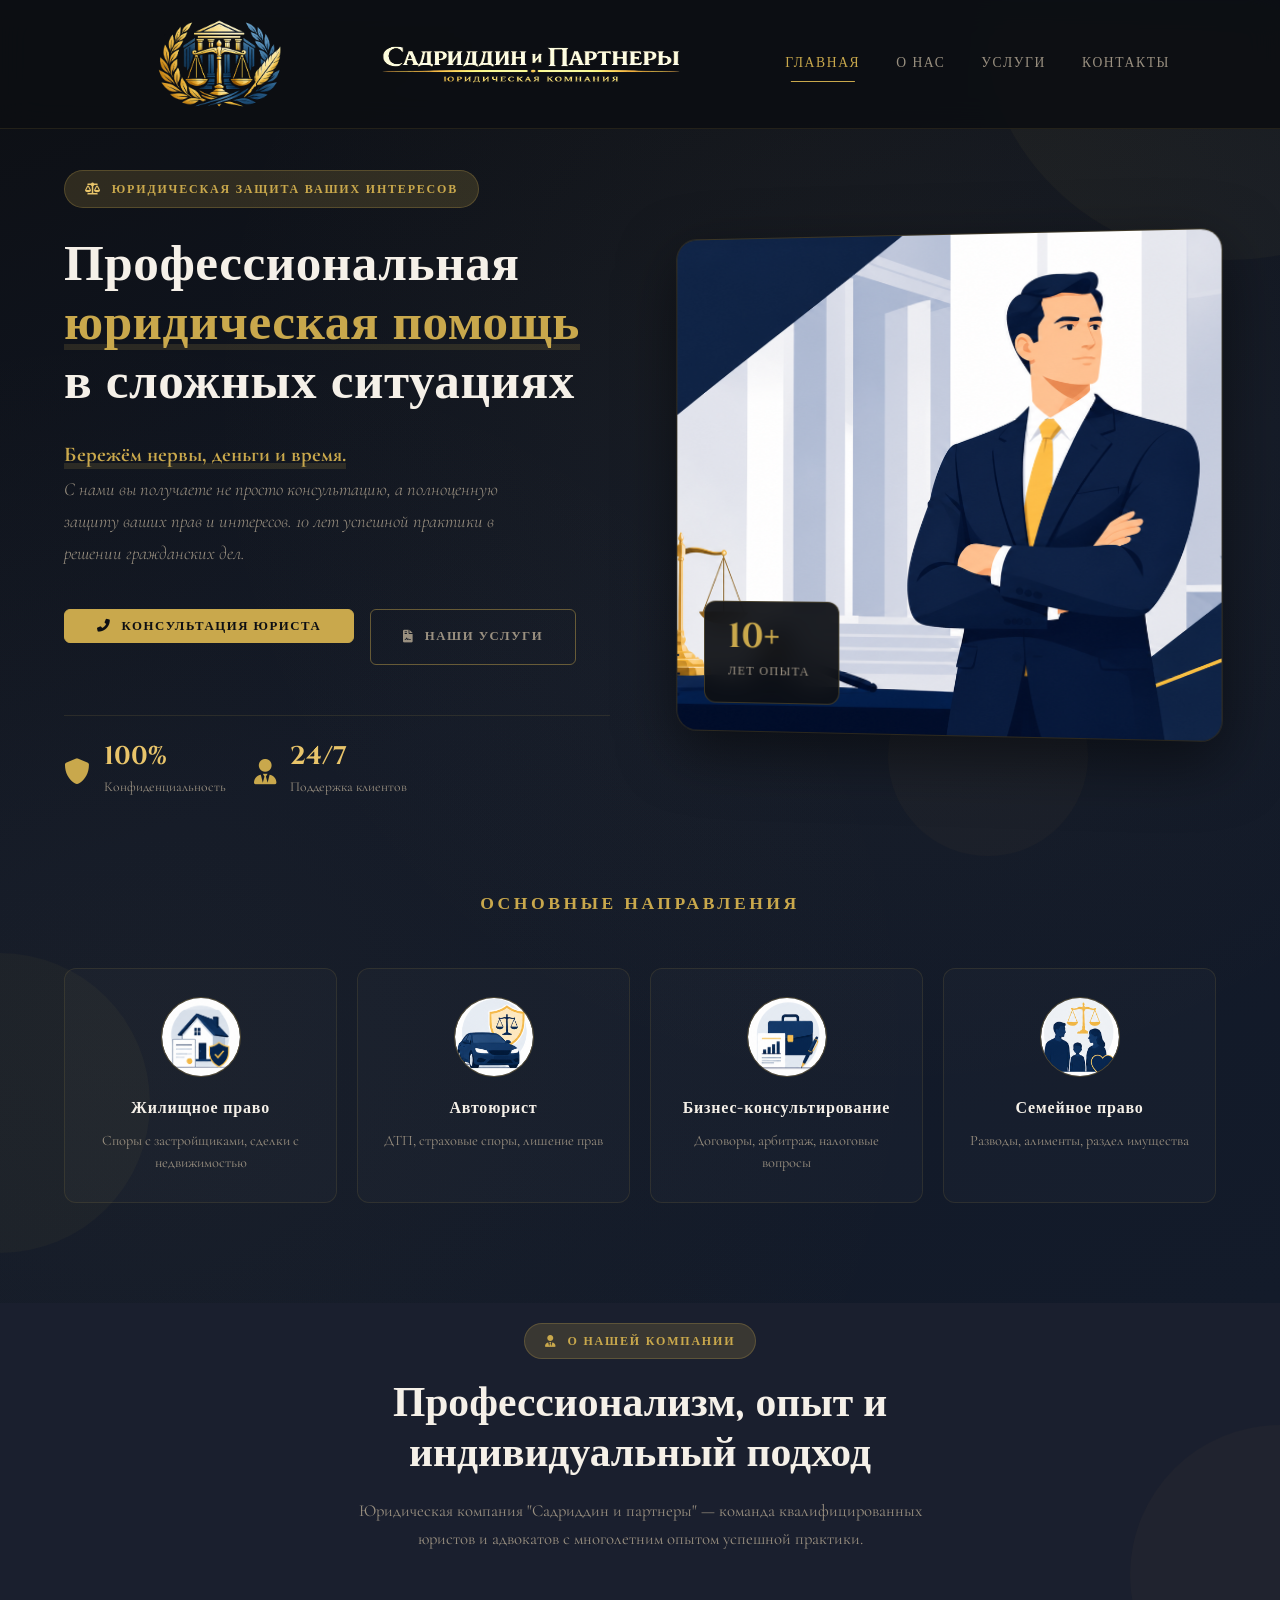
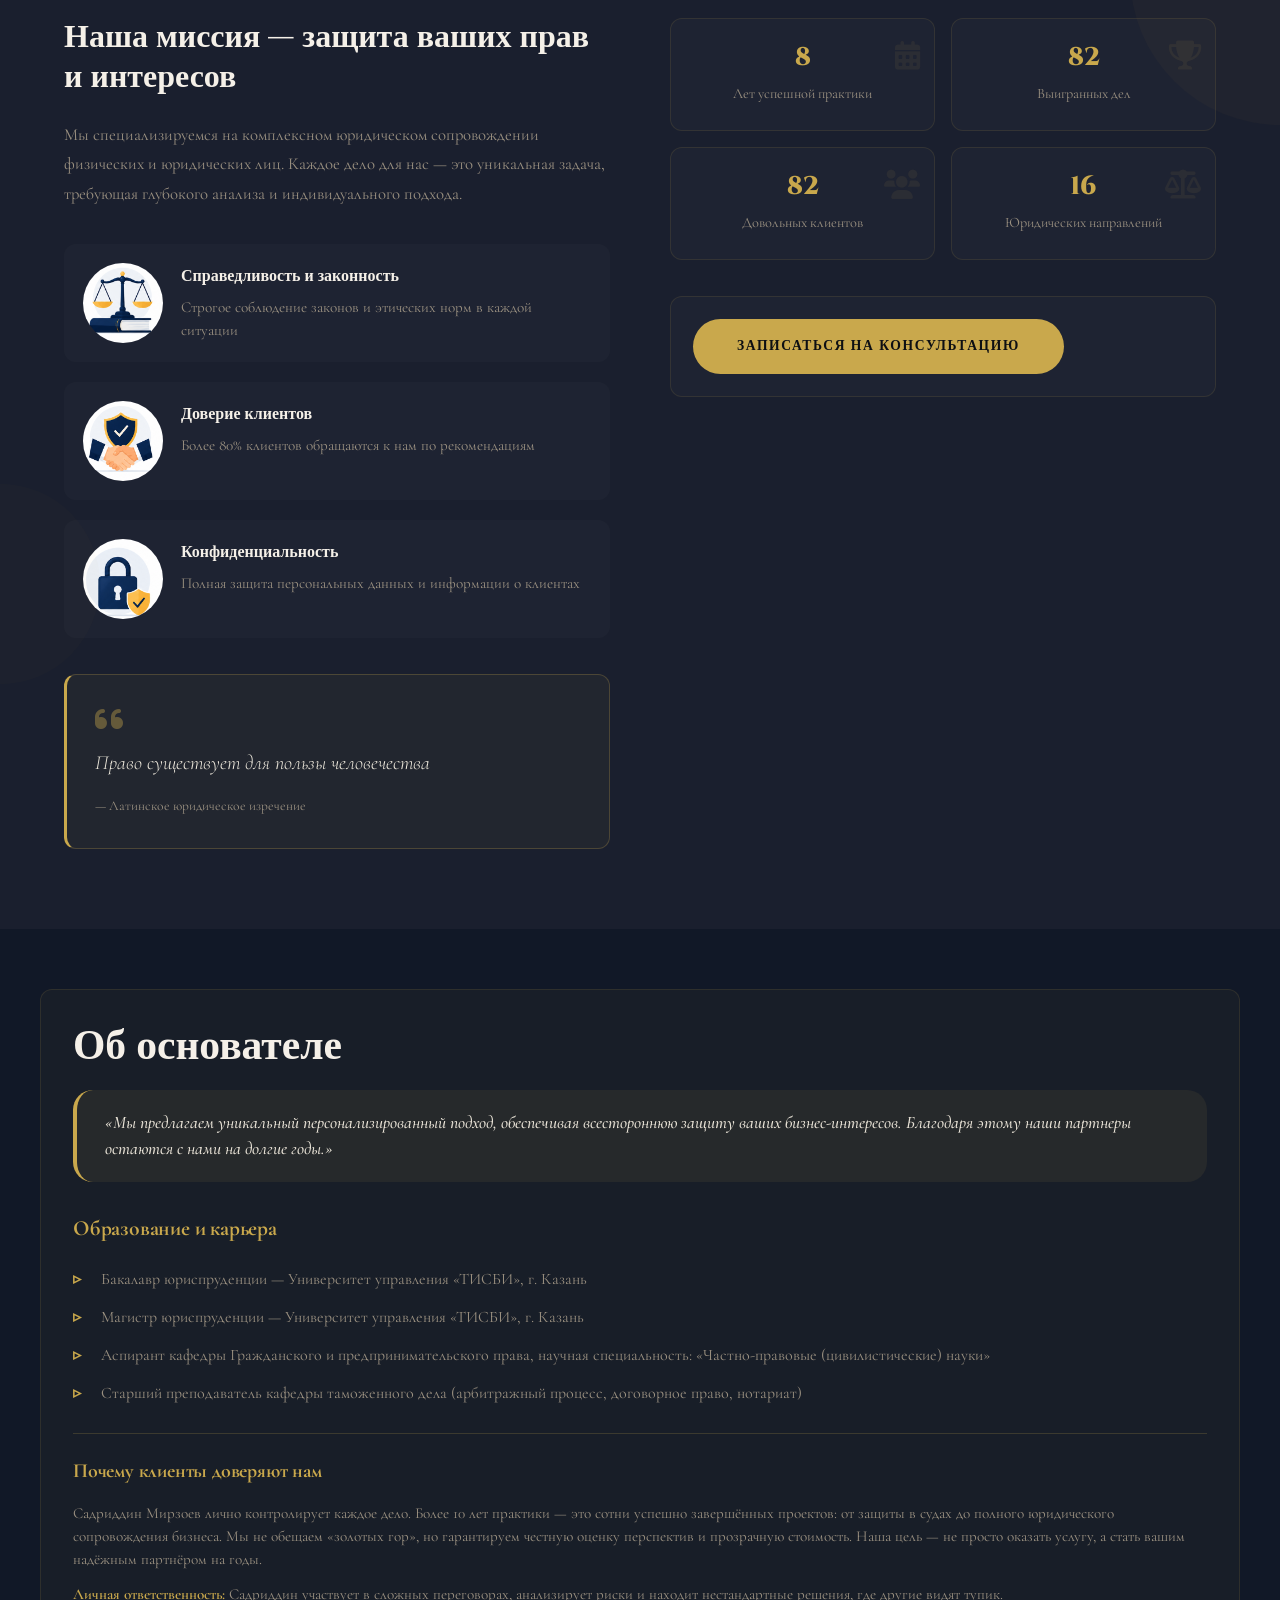
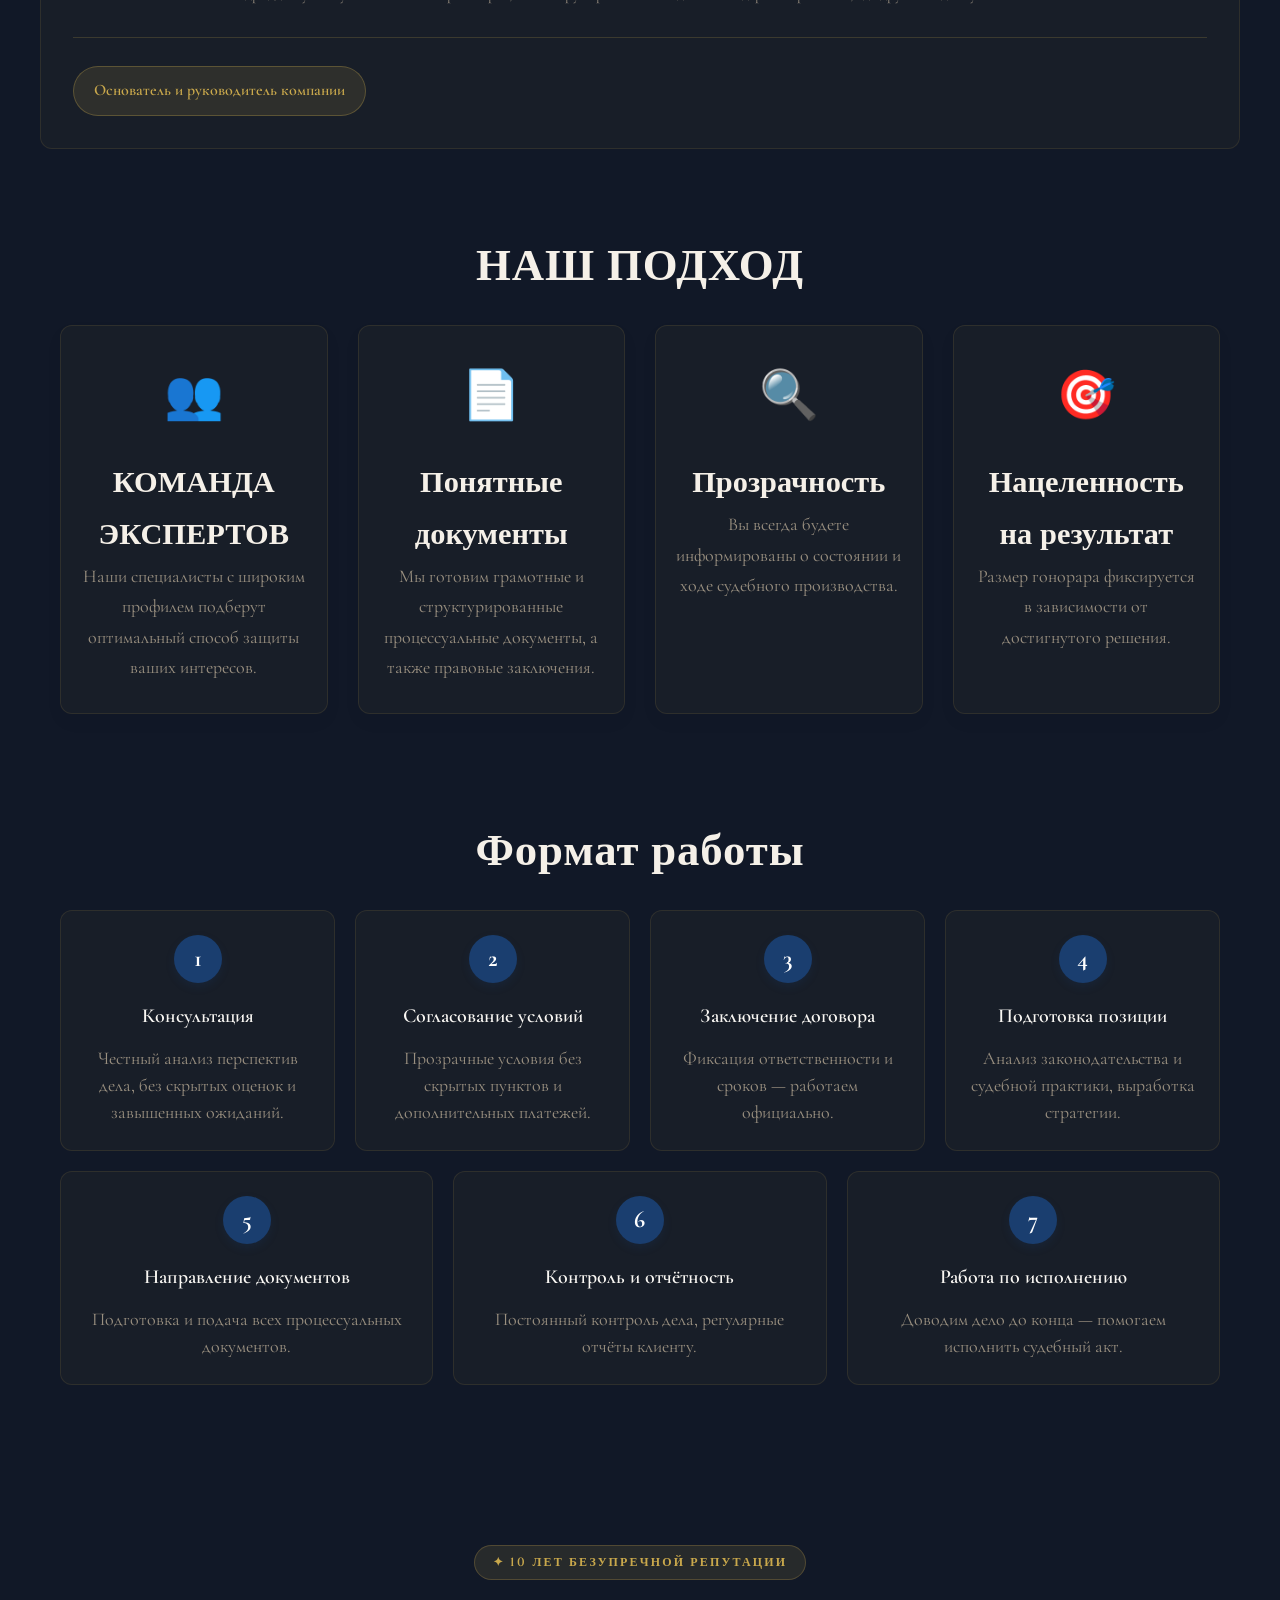
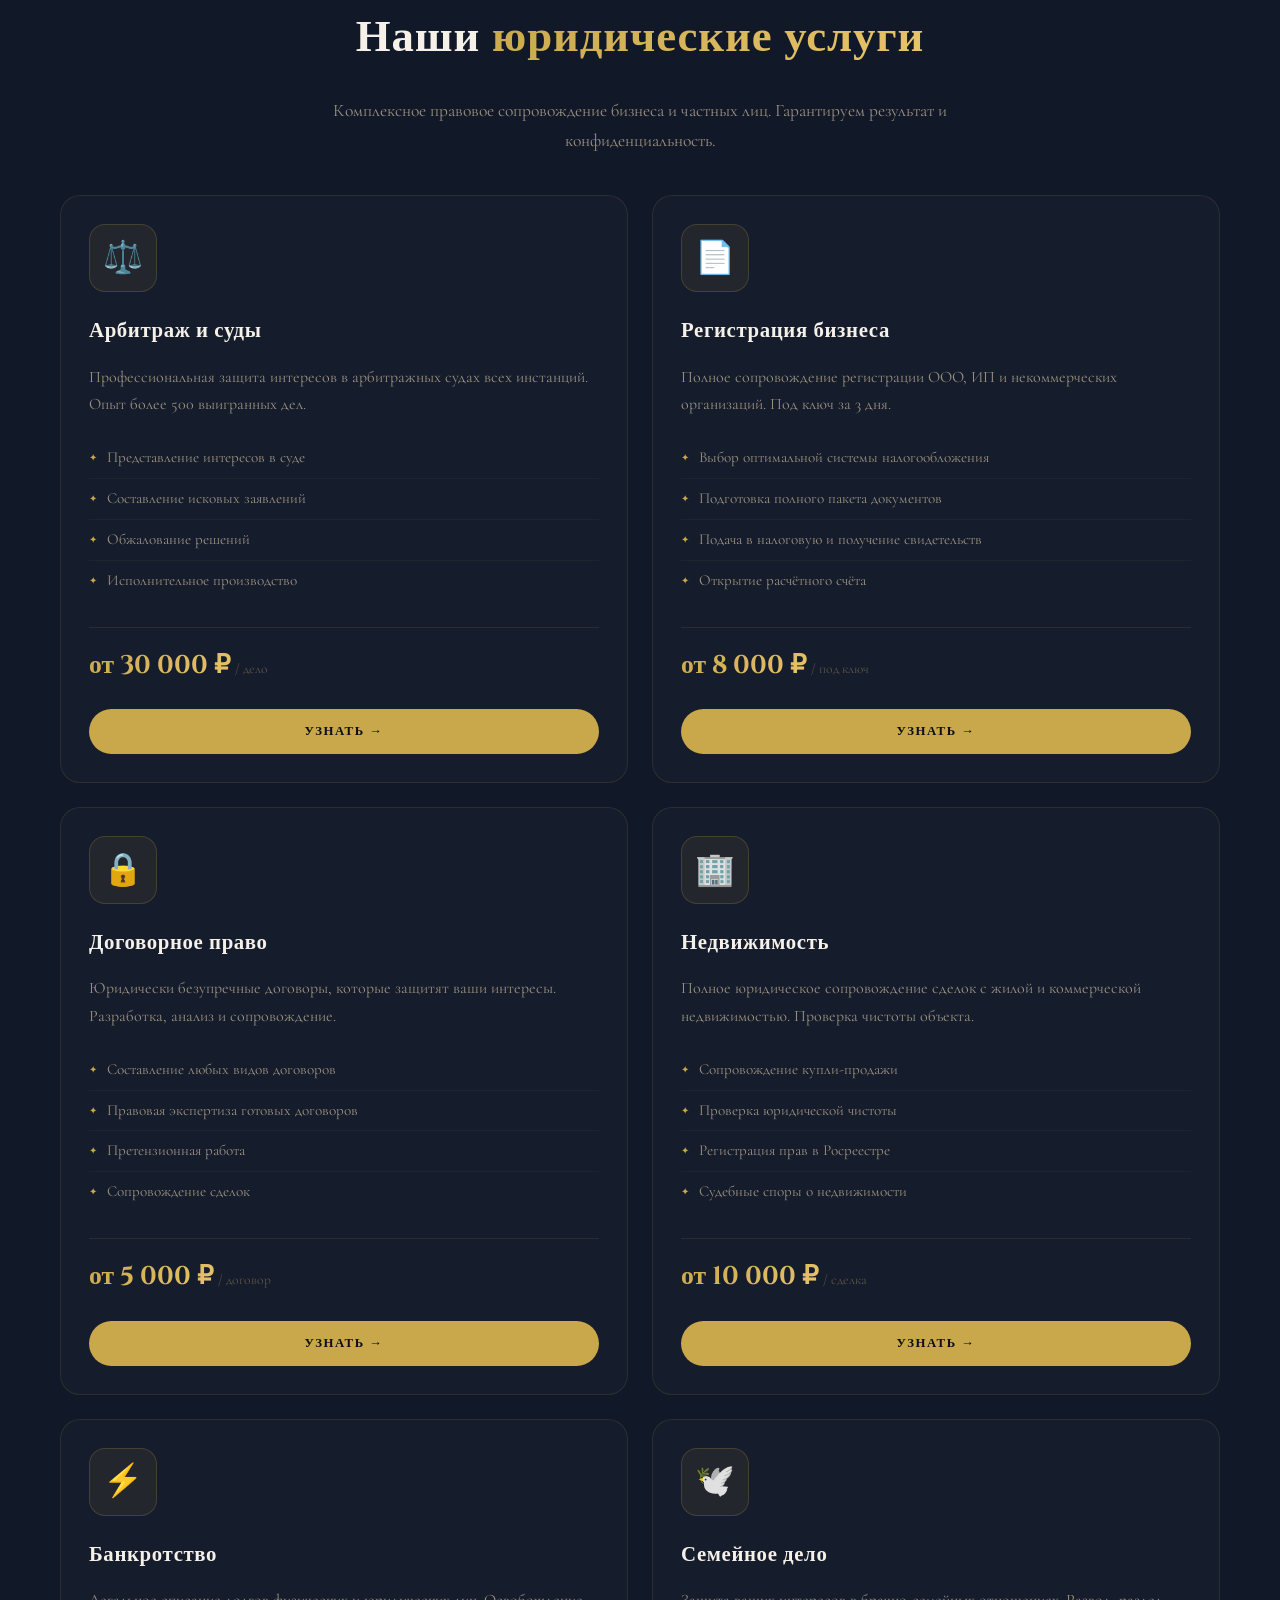
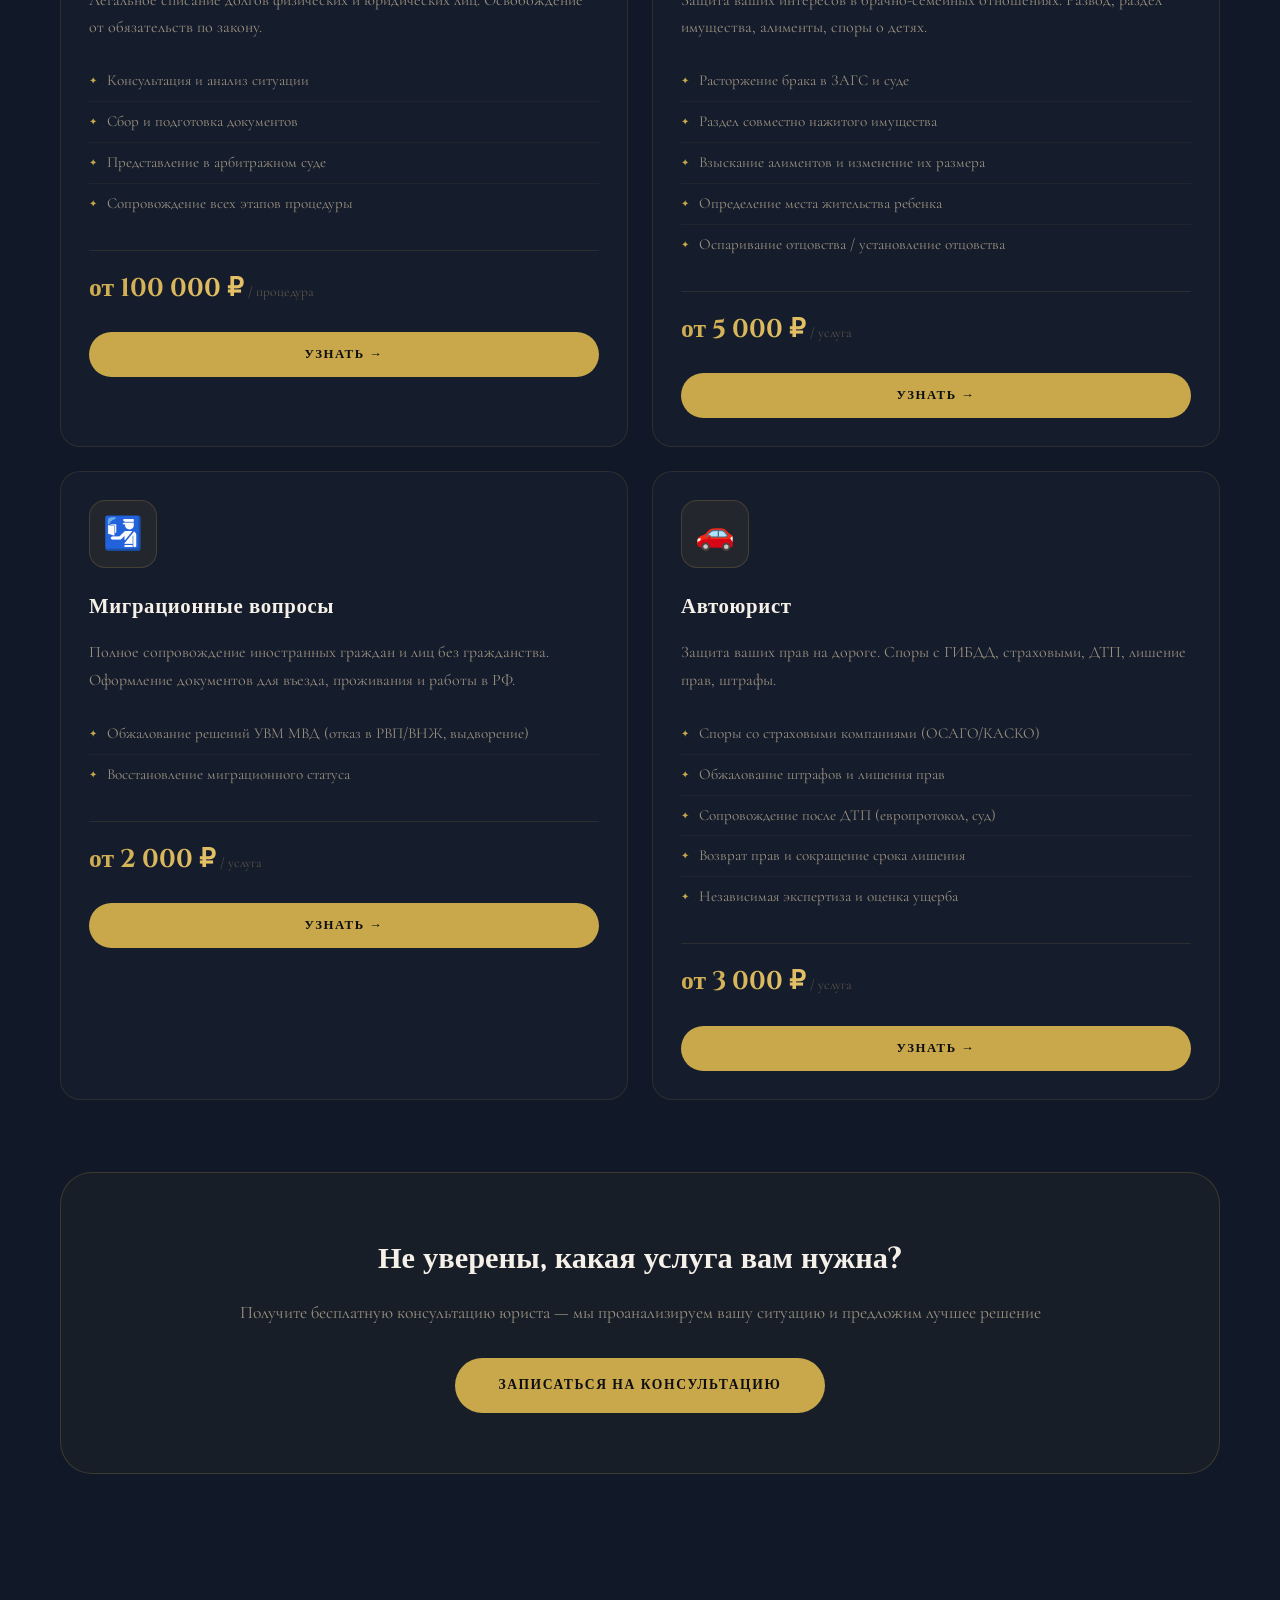
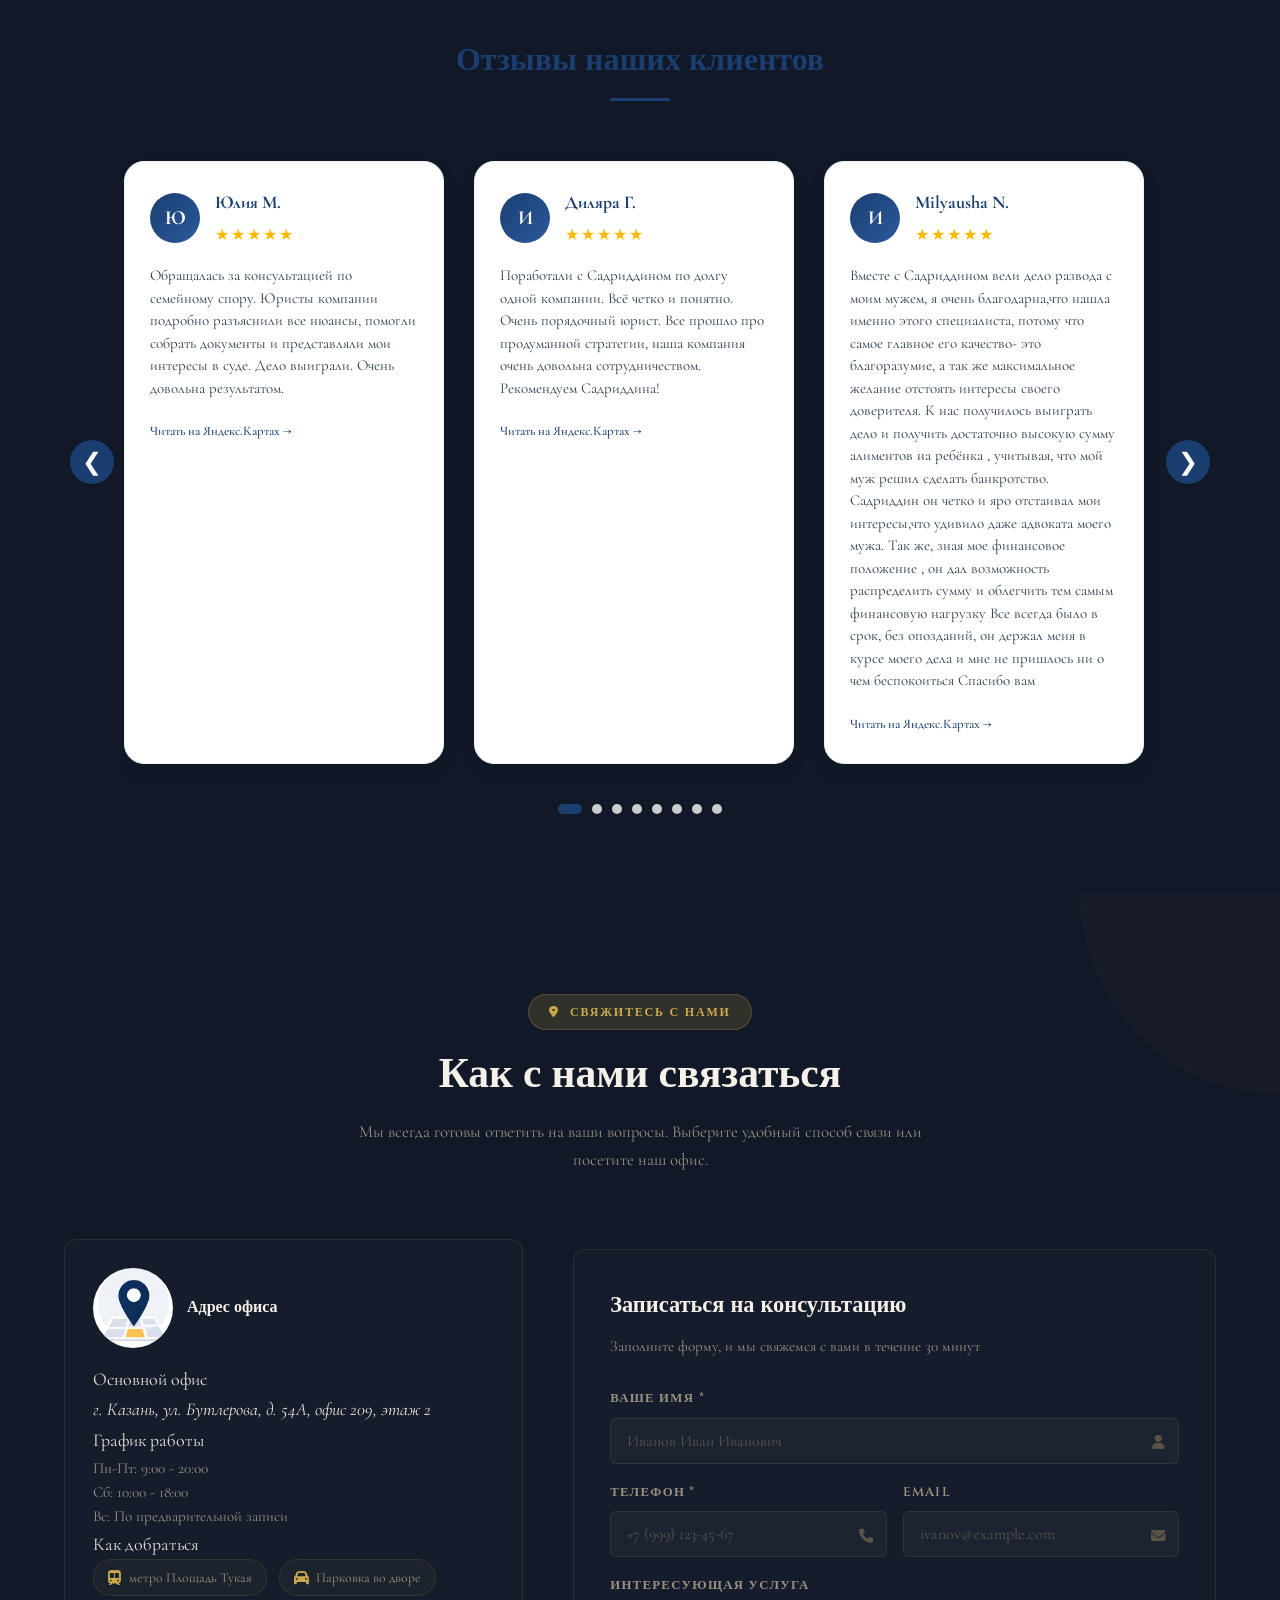
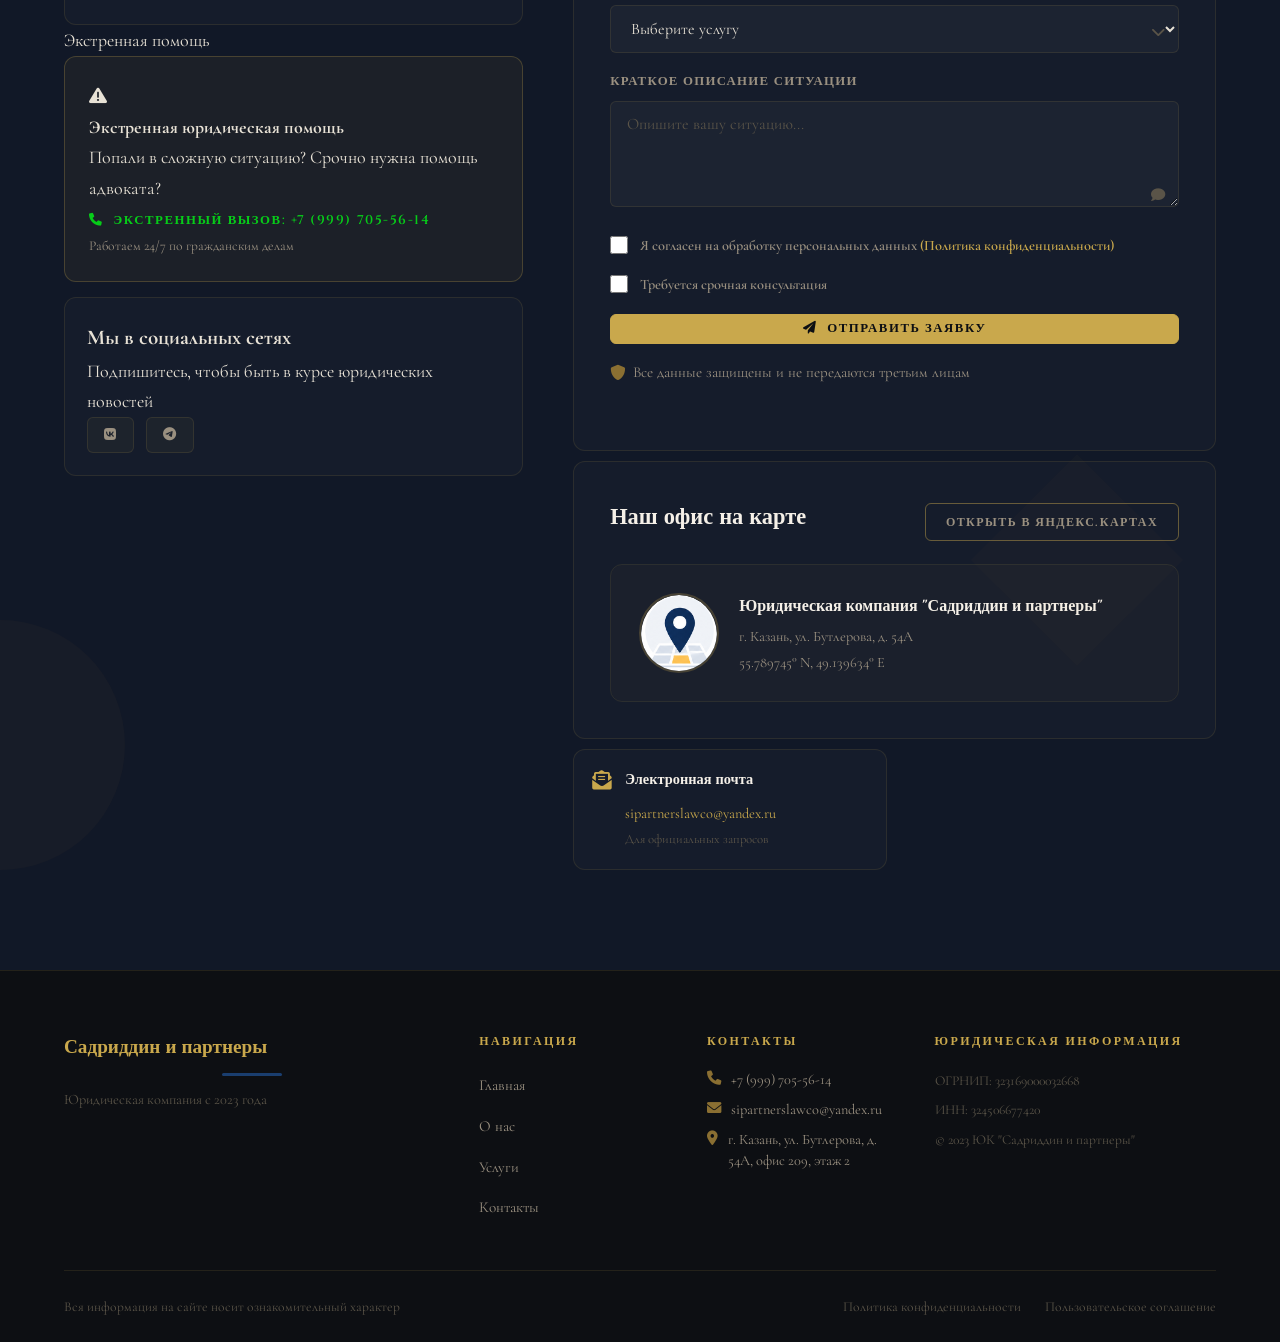
<file: index.html>
<!DOCTYPE html>
<html lang="ru">
<head>
    <meta charset="UTF-8">
    <meta name="viewport" content="width=device-width, initial-scale=1.0">
    <title>Садриддин и партнеры</title>
    <link rel="stylesheet" href="styles/styles3.css">
     <link rel="stylesheet" href="styles/styles4.css">
    <link rel="icon" href="assets/favicon.ico">
    <link rel="stylesheet" href="https://cdnjs.cloudflare.com/ajax/libs/font-awesome/6.0.0-beta3/css/all.min.css">
</head>
<body>
    <header class="header">
        <nav class="nav">
           <a href="#home"> <img src="images/logo/logo1.1.png" class="logo" alt="Логотип"></a>
           <img src="images/logo/logo_text.png" class="logo_text" alt="logo"> 
           <ul class="nav__list">
                <li><a href="#home">Главная</a></li>
                <li><a href="#about">О нас</a></li>
                <li><a href="#services">Услуги</a></li>
                <li><a href="#contact">Контакты</a></li>
            </ul>
        </nav>
    </header>



    <!-- Hero Section для юридических услуг -->
<section class="hero" id="home">
    <div class="container">
        <div class="hero__content">
            <!-- Левая колонка: Текст и CTA -->
            <div class="hero__text">
                <span class="hero__badge">
                    <i class="fas fa-balance-scale"></i>
                    Юридическая защита ваших интересов
                </span>
                
                <h1 class="hero__title">
                    Профессиональная
                    <span class="highlight-text">юридическая помощь</span>
                    в сложных ситуациях
                </h1>
                <h3 class="highlight-text">Бережём нервы, деньги и время.</h3>
                
                <p class="hero__description">
                    С нами вы получаете не просто консультацию, а полноценную защиту ваших прав и интересов. 
                    10 лет успешной практики в решении гражданских дел.
                </p>

                
                
                <div class="hero__cta">
                    <a href="#contacts_form" class="btn btn--primary btn--large">
                        <i class="fas fa-phone-alt"></i>
                        Консультация юриста
                    </a>
                    <a href="#services" class="btn btn--outline btn--large">
                        <i class="fas fa-file-contract"></i>
                        Наши услуги
                    </a>
                </div>
                
                <div class="hero__trust">
                    <div class="trust-item">
                        <i class="fas fa-shield-alt trust-icon"></i>
                        <div>
                            <span class="trust-number">100%</span>
                            <span class="trust-text">Конфиденциальность</span>
                        </div>
                    </div>
                    <!-- <div class="trust-item">
                        <i class="fas fa-gavel trust-icon"></i>
                        <div>
                            <span class="trust-number">95%</span>
                            <span class="trust-text">Успешных дел</span>
                        </div>
                    </div> -->
                    <div class="trust-item">
                        <i class="fas fa-user-tie trust-icon"></i>
                        <div>
                            <span class="trust-number">24/7</span>
                            <span class="trust-text">Поддержка клиентов</span>
                        </div>
                    </div>
                </div>
            </div>
            
            <!-- Правая колонка: Изображение или видео -->
            <div class="hero__visual">
                <div class="hero__image-container">
                    <!-- Декоративный элемент -->
                    <!-- <div class="legal-badge">
                        <i class="fas fa-gavel"></i>
                    </div> -->
                    
                    <!-- Основное изображение -->
                    <img src="images/main_1.png" alt="Профессиональный юрист" class="hero__image">
                    
                    <!-- Статистика в карточках -->
                    <div class="stats-card">
                        <div class="stats-card__content">
                            <span class="stats-number">10+</span>
                            <span class="stats-text">Лет опыта</span>
                        </div>
                    </div>
                </div>
            </div>
        </div>
        
        <!-- Специализации в нижней части hero -->
        <div class="specializations">
            <h3 class="specializations__title">Основные направления</h3>
            <div class="specializations__grid">
                <div class="specialization-card">
                    <div class="specialization-icon">
                        <img  src="icons/icon1.png" style="width: 80px; height: 80px; border-radius: 50%; object-fit: cover;"></img>
                    </div>
                    <h4>Жилищное право</h4>
                    <p>Споры с застройщиками, сделки с недвижимостью</p>
                </div>
                
                <div class="specialization-card">
                    <div class="specialization-icon">
                        <img  src="icons/car.png" style="width: 80px; height: 80px; border-radius: 50%; object-fit: cover;"></img>
                    </div>
                    <h4>Автоюрист</h4>
                    <p>ДТП, страховые споры, лишение прав</p>
                </div>
                
                <div class="specialization-card">
                    <div class="specialization-icon">
                        <img  src="icons/buss.png" style="width: 80px; height: 80px; border-radius: 50%; object-fit: cover;"></img>
                    </div>
                    <h4>Бизнес-консультирование</h4>
                    <p>Договоры, арбитраж, налоговые вопросы</p>
                </div>
                
                <div class="specialization-card">
                    <div class="specialization-icon">
                        <img  src="icons/family.png" style="width: 80px; height: 80px; border-radius: 50%; object-fit: cover;"></img>
                    </div>
                    <h4>Семейное право</h4>
                    <p>Разводы, алименты, раздел имущества</p>
                </div>
            </div>
        </div>
    </div>
    
    <!-- Декоративные элементы -->
    <div class="hero__decor">
        <div class="decor-element decor-1"></div>
        <div class="decor-element decor-2"></div>
        <div class="decor-element decor-3"></div>
    </div>
</section>

<!-- О нас -->
<section class="about" id="about">
    <div class="container">
        <!-- Заголовок секции -->
        <div class="section-header">
            <span class="section-subtitle">
                <i class="fas fa-user-tie"></i>
                О нашей компании
            </span>
            <h2 class="section-title2">Профессионализм, опыт и индивидуальный подход</h2>
            <p class="section-description">
                Юридическая компания "Садриддин и партнеры" — команда квалифицированных юристов и адвокатов с многолетним опытом успешной практики.
            </p>
        </div>

        <div class="about__content">
            <!-- Левая колонка: Текст и преимущества -->
            <div class="about__text">
                <h3 class="about__title">Наша миссия — защита ваших прав и интересов</h3>
                
                <p class="about__description">
                    Мы специализируемся на комплексном юридическом сопровождении физических и юридических лиц. 
                    Каждое дело для нас — это уникальная задача, требующая глубокого анализа и индивидуального подхода.
                </p>
                
                <div class="about__mission">
                    <div class="mission-item">
                        <img  src="icons/book1.png" style="width: 80px; height: 80px; border-radius: 50%; object-fit: cover;"></img>
                        <div>
                            <h4>Справедливость и законность</h4>
                            <p>Строгое соблюдение законов и этических норм в каждой ситуации</p>
                        </div>
                    </div>
                    
                    <div class="mission-item">
                        <img  src="icons/hands.png" style="width: 80px; height: 80px; border-radius: 50%; object-fit: cover;"></img>
                        <div>
                            <h4>Доверие клиентов</h4>
                            <p>Более 80% клиентов обращаются к нам по рекомендациям</p>
                        </div>
                    </div>
                    
                    <div class="mission-item">
                        <img  src="icons/conf.png" style="width: 80px; height: 80px; border-radius: 50%; object-fit: cover;"></img>
                        <div>
                            <h4>Конфиденциальность</h4>
                            <p>Полная защита персональных данных и информации о клиентах</p>
                        </div>
                    </div>
                </div>
                
                <div class="about__quote">
                    <div class="quote-content">
                        <i class="fas fa-quote-left quote-icon"></i>
                        <p>Право существует для пользы человечества</p>
                        <span class="quote-author">— Латинское юридическое изречение</span>
                    </div>
                </div>
            </div>
            
            <!-- Правая колонка: Статистика и достижения -->
            <div class="about__stats">
                <div class="stats-grid">
                    <div class="stat-card">
                        <div class="stat-number" data-count="10">0</div>
                        <div class="stat-text">Лет успешной практики</div>
                        <div class="stat-icon">
                            <i class="fas fa-calendar-alt"></i>
                        </div>
                    </div>
                    
                    <div class="stat-card">
                        <div class="stat-number" data-count="100">0</div>
                        <div class="stat-text">Выигранных дел</div>
                        <div class="stat-icon">
                            <i class="fas fa-trophy"></i>
                        </div>
                    </div>
                    
                    <div class="stat-card">
                        <div class="stat-number" data-count="100">0</div>
                        <div class="stat-text">Довольных клиентов</div>
                        <div class="stat-icon">
                            <i class="fas fa-users"></i>
                        </div>
                    </div>
                    
                    <div class="stat-card">
                        <div class="stat-number" data-count="20">0</div>
                        <div class="stat-text">Юридических направлений</div>
                        <div class="stat-icon">
                            <i class="fas fa-balance-scale"></i>
                        </div>
                    </div>
                </div>
                
                <!-- Сертификаты -->
                <div class="certificates">
                  <a href="#contacts_form" class="cta-button1">Записаться на консультацию</a>
                </div>
            </div>
        </div>
        
    
    <!-- Декоративные элементы -->
    <div class="about__decor">
        <div class="decor-element decor-4"></div>
        <div class="decor-element decor-5"></div>
    </div>
</section>

<!-- Блок: Об основателе -->
<section class="founder">
    <h2 class="section-title2">Об основателе</h2>
<div class="founder-info">
    <div class="founder-quote">
        «Мы предлагаем уникальный персонализированный подход, обеспечивая всестороннюю защиту ваших бизнес-интересов. Благодаря этому наши партнеры остаются с нами на долгие годы.»
    </div>
    <div class="founder-details">
        <h3>Образование и карьера</h3>
        <ul>
            <li>Бакалавр юриспруденции — Университет управления «ТИСБИ», г. Казань</li>
            <li>Магистр юриспруденции — Университет управления «ТИСБИ», г. Казань</li>
            <li>Аспирант кафедры Гражданского и предпринимательского права, научная специальность: «Частно-правовые (цивилистические) науки»</li>
            <li>Старший преподаватель кафедры таможенного дела (арбитражный процесс, договорное право, нотариат)</li>
        </ul>
        
        <!-- Добавленный блок для доверия -->
        <div class="founder-trust">
            <h3>Почему клиенты доверяют нам</h3>
            <p>Садриддин Мирзоев лично контролирует каждое дело. Более 10 лет практики — это сотни успешно завершённых проектов: от защиты в судах до полного юридического сопровождения бизнеса. Мы не обещаем «золотых гор», но гарантируем честную оценку перспектив и прозрачную стоимость. Наша цель — не просто оказать услугу, а стать вашим надёжным партнёром на годы.</p>
            <p><strong>Личная ответственность:</strong> Садриддин участвует в сложных переговорах, анализирует риски и находит нестандартные решения, где другие видят тупик.</p>
        </div>
        
        <div class="founder-role">Основатель и руководитель компании</div>
    </div>
</div>
</section>

<!-- Блок: Наш подход -->
<section class="our-approach">
    <h2 class="section-title1" >НАШ ПОДХОД</h2>
    <div class="approach-grid">
        <div class="approach-item">
            <div class="approach-icon">👥</div>
            <br>
            <span class="cta-title1">КОМАНДА ЭКСПЕРТОВ</span>
            <br>
            <span class="cta-tit">Наши специалисты с широким профилем подберут оптимальный способ защиты ваших интересов.</span>
        </div>
        <div class="approach-item">
            <div class="approach-icon">📄</div>
            <br>
            <span class="cta-title1">Понятные документы</span>
            <br>
            <span class="cta-tit">Мы готовим грамотные и структурированные процессуальные документы, а также правовые заключения.</span>
        </div>
        <div class="approach-item">
            <div class="approach-icon">🔍</div>
            <br>
            <span class="cta-title1">Прозрачность</span>
            <br>
            <span class="cta-tit">Вы всегда будете информированы о состоянии и ходе судебного производства.</span>
        </div>
        <div class="approach-item">
            <div class="approach-icon">🎯</div>
            <br>
            <span class="cta-title1">Нацеленность на результат</span>
            <br>
            <span class="cta-tit">Размер гонорара фиксируется в зависимости от достигнутого решения.</span>
        </div>
    </div>
</section>

<!-- Блок: Формат работы -->
<section class="work-format">
    <h2 class="section-title1">Формат работы</h2>
    <div class="work-steps">
        <div class="step">
            <div class="step-number">1</div>
            <h3>Консультация</h3>
            <p>Честный анализ перспектив дела, без скрытых оценок и завышенных ожиданий.</p>
        </div>
        <div class="step">
            <div class="step-number">2</div>
            <h3>Согласование условий</h3>
            <p>Прозрачные условия без скрытых пунктов и дополнительных платежей.</p>
        </div>
        <div class="step">
            <div class="step-number">3</div>
            <h3>Заключение договора</h3>
            <p>Фиксация ответственности и сроков — работаем официально.</p>
        </div>
        <div class="step">
            <div class="step-number">4</div>
            <h3>Подготовка позиции</h3>
            <p>Анализ законодательства и судебной практики, выработка стратегии.</p>
        </div>
        <div class="step">
            <div class="step-number">5</div>
            <h3>Направление документов</h3>
            <p>Подготовка и подача всех процессуальных документов.</p>
        </div>
        <div class="step">
            <div class="step-number">6</div>
            <h3>Контроль и отчётность</h3>
            <p>Постоянный контроль дела, регулярные отчёты клиенту.</p>
        </div>
        <div class="step">
            <div class="step-number">7</div>
            <h3>Работа по исполнению</h3>
            <p>Доводим дело до конца — помогаем исполнить судебный акт.</p>
        </div>
    </div>
</section>


<!-- Блок: Услуги -->
<section class="services-section1" id="services">
    <div class="section-header1">
        <div class="section-tag1">✦ 10 лет безупречной репутации</div>
        <h2 class="section-title1">Наши <span>юридические услуги</span></h2>
        <p class="section-description1">Комплексное правовое сопровождение бизнеса и частных лиц. Гарантируем результат и конфиденциальность.</p>
    </div>

    <div class="services-grid1">
        
        <!-- Услуга 1: Арбитраж и суды -->
        <div class="service-card1">
            <div class="service-icon1">⚖️</div>
            <h3 class="service-title1">Арбитраж и суды</h3>
            <p class="service-description1">Профессиональная защита интересов в арбитражных судах всех инстанций. Опыт более 500 выигранных дел.</p>
            
            <ul class="service-features1">
                <li>Представление интересов в суде</li>
                <li>Составление исковых заявлений</li>
                <li>Обжалование решений</li>
                <li>Исполнительное производство</li>
            </ul>
            
            <div class="service-price1">
                <span class="price-value1">от 30 000 ₽</span>
                <span class="price-period1"> / дело</span>
            </div>
            
            <button class="service-btn1" data-service="arbitrage">Узнать →</button>
        </div>

        <!-- Услуга 2: Регистрация бизнеса -->
        <div class="service-card1">
            <div class="service-icon1">📄</div>
            <h3 class="service-title1">Регистрация бизнеса</h3>
            <p class="service-description1">Полное сопровождение регистрации ООО, ИП и некоммерческих организаций. Под ключ за 3 дня.</p>
            
            <ul class="service-features1">
                <li>Выбор оптимальной системы налогообложения</li>
                <li>Подготовка полного пакета документов</li>
                <li>Подача в налоговую и получение свидетельств</li>
                <li>Открытие расчётного счёта</li>
            </ul>
            
            <div class="service-price1">
                <span class="price-value1">от 8 000 ₽</span>
                <span class="price-period1"> / под ключ</span>
            </div>
            
            <button class="service-btn1" data-service="business">Узнать →</button>
        </div>

        <!-- Услуга 3: Договорное право -->
        <div class="service-card1">
            <div class="service-icon1">🔒</div>
            <h3 class="service-title1">Договорное право</h3>
            <p class="service-description1">Юридически безупречные договоры, которые защитят ваши интересы. Разработка, анализ и сопровождение.</p>
            
            <ul class="service-features1">
                <li>Составление любых видов договоров</li>
                <li>Правовая экспертиза готовых договоров</li>
                <li>Претензионная работа</li>
                <li>Сопровождение сделок</li>
            </ul>
            
            <div class="service-price1">
                <span class="price-value1">от 5 000 ₽</span>
                <span class="price-period1"> / договор</span>
            </div>
            
            <button class="service-btn1" data-service="contract">Узнать →</button>
        </div>

        <!-- Услуга 4: Недвижимость -->
        <div class="service-card1">
            <div class="service-icon1">🏢</div>
            <h3 class="service-title1">Недвижимость</h3>
            <p class="service-description1">Полное юридическое сопровождение сделок с жилой и коммерческой недвижимостью. Проверка чистоты объекта.</p>
            
            <ul class="service-features1">
                <li>Сопровождение купли-продажи</li>
                <li>Проверка юридической чистоты</li>
                <li>Регистрация прав в Росреестре</li>
                <li>Судебные споры о недвижимости</li>
            </ul>
            
            <div class="service-price1">
                <span class="price-value1">от 10 000 ₽</span>
                <span class="price-period1"> / сделка</span>
            </div>
            
            <button class="service-btn1" data-service="property">Узнать →</button>
        </div>

        <!-- Услуга 5: Банкротство -->
        <div class="service-card1">
            <div class="service-icon1">⚡</div>
            <h3 class="service-title1">Банкротство</h3>
            <p class="service-description1">Легальное списание долгов физических и юридических лиц. Освобождение от обязательств по закону.</p>
            
            <ul class="service-features1">
                <li>Консультация и анализ ситуации</li>
                <li>Сбор и подготовка документов</li>
                <li>Представление в арбитражном суде</li>
                <li>Сопровождение всех этапов процедуры</li>
            </ul>
            
            <div class="service-price1">
                <span class="price-value1">от 100 000 ₽</span>
                <span class="price-period1"> / процедура</span>
            </div>
            
            <button class="service-btn1" data-service="bankruptcy">Узнать →</button>
        </div>

     <!-- Услуга: Семейное право -->
<div class="service-card1">
    <div class="service-icon1">🕊️</div>
    <h3 class="service-title1">Семейное дело</h3>
    <p class="service-description1">Защита ваших интересов в брачно-семейных отношениях. Развод, раздел имущества, алименты, споры о детях.</p>
    
    <ul class="service-features1">
        <li>Расторжение брака в ЗАГС и суде</li>
        <li>Раздел совместно нажитого имущества</li>
        <li>Взыскание алиментов и изменение их размера</li>
        <li>Определение места жительства ребенка</li>
        <li>Оспаривание отцовства / установление отцовства</li>
    </ul>
    
    <div class="service-price1">
        <span class="price-value1">от 5 000 ₽</span>
        <span class="price-period1"> / услуга</span>
    </div>
    
    <button class="service-btn1" data-service="family">Узнать →</button>
</div>

        <div class="service-card1">
    <div class="service-icon1">🛂</div>
    <h3 class="service-title1">Миграционные вопросы</h3>
    <p class="service-description1">Полное сопровождение иностранных граждан и лиц без гражданства. Оформление документов для въезда, проживания и работы в РФ.</p>
    
    <ul class="service-features1">
       <li>Обжалование решений УВМ МВД (отказ в РВП/ВНЖ, выдворение)</li>
       <li>Восстановление миграционного статуса</li>
    </ul>
    
    <div class="service-price1">
        <span class="price-value1">от 2 000 ₽</span>
        <span class="price-period1"> / услуга</span>
    </div>
    
    <button class="service-btn1" data-service="migration">Узнать →</button>
</div>

<!-- Услуга: Автоюрист -->
<div class="service-card1">
    <div class="service-icon1">🚗</div>
    <h3 class="service-title1">Автоюрист</h3>
    <p class="service-description1">Защита ваших прав на дороге. Споры с ГИБДД, страховыми, ДТП, лишение прав, штрафы.</p>
    
    <ul class="service-features1">
        <li>Споры со страховыми компаниями (ОСАГО/КАСКО)</li>
        <li>Обжалование штрафов и лишения прав</li>
        <li>Сопровождение после ДТП (европротокол, суд)</li>
        <li>Возврат прав и сокращение срока лишения</li>
        <li>Независимая экспертиза и оценка ущерба</li>
    </ul>
    
    <div class="service-price1">
        <span class="price-value1">от 3 000 ₽</span>
        <span class="price-period1"> / услуга</span>
    </div>
    
    <button class="service-btn1" data-service="autolaw">Узнать →</button>
</div>

    </div>

    <!-- CTA Блок -->
    <div class="cta-block1">
        <h3 class="cta-title1">Не уверены, какая услуга вам нужна?</h3>
        <p class="cta-text1">Получите бесплатную консультацию юриста — мы проанализируем вашу ситуацию и предложим лучшее решение</p>
        <a href="#contacts_form" class="cta-button1">Записаться на консультацию</a>
    </div>
</section>

















<section class="reviews-carousel">
    <h2 class="section-title">Отзывы наших клиентов</h2>
    <div class="carousel-container">
        <button class="carousel-btn prev-btn" aria-label="Назад">❮</button>
        <div class="carousel-track">
            <!-- Карточка отзыва 1 (пример) -->
            <div class="review-card">
                <div class="review-header">
                    <div class="reviewer-avatar">Ю</div>
                    <div class="reviewer-info">
                        <h3>Юлия М.</h3>
                        <div class="review-rating">★★★★★</div>
                    </div>
                </div>
                <p class="review-text">Обращалась за консультацией по семейному спору. Юристы компании подробно разъяснили все нюансы, помогли собрать документы и представляли мои интересы в суде. Дело выиграли. Очень довольна результатом.</p>
                <a href="https://yandex.ru/maps/org/72369655747/reviews?reviewId=09mp66t5p1r7zmd5agf79xpm18" class="review-source" target="_blank">Читать на Яндекс.Картах →</a>
            </div>
            <!-- Карточка отзыва 2 -->
            <div class="review-card">
                <div class="review-header">
                    <div class="reviewer-avatar">И</div>
                    <div class="reviewer-info">
                        <h3>Диляра Г.</h3>
                        <div class="review-rating">★★★★★</div>
                    </div>
                </div>
                <p class="review-text">Поработали с Садриддином по долгу одной компании. Всё четко и понятно. Очень порядочный юрист. Все прошло про продуманной стратегии, наша компания очень довольна сотрудничеством. Рекомендуем Садриддина!</p>
                <a href="https://yandex.ru/maps/org/72369655747/reviews" class="review-source" target="_blank">Читать на Яндекс.Картах →</a>
            </div>
            <!-- Добавьте столько карточек, сколько нужно -->

            <!-- Карточка отзыва 3 -->
            <div class="review-card">
                <div class="review-header">
                    <div class="reviewer-avatar">И</div>
                    <div class="reviewer-info">
                        <h3>Milyausha N.</h3>
                        <div class="review-rating">★★★★★</div>
                    </div>
                </div>
                <p class="review-text">Вместе с Садриддином вели дело развода с моим мужем, я очень благодарна,что нашла именно этого специалиста, потому что самое главное его качество- это благоразумие, а так же максимальное желание отстоять интересы своего доверителя. К нас получилось выиграть дело и получить достаточно высокую сумму алиментов на ребёнка , учитывая, что мой муж решил сделать банкротство. Садриддин он четко и яро отстаивал мои интересы,что удивило даже адвоката моего мужа. Так же, зная мое финансовое положение , он дал возможность распределить сумму и облегчить тем самым финансовую нагрузку

Все всегда было в срок, без опозданий, он держал меня в курсе моего дела и мне не пришлось ни о чем беспокоиться

Спасибо вам</p>
                <a href="https://yandex.ru/maps/org/72369655747/reviews" class="review-source" target="_blank">Читать на Яндекс.Картах →</a>
            </div>


            <!-- Карточка отзыва 4 -->
            <div class="review-card">
                <div class="review-header">
                    <div class="reviewer-avatar">И</div>
                    <div class="reviewer-info">
                        <h3>Дарья Ермакова</h3>
                        <div class="review-rating">★★★★★</div>
                    </div>
                </div>
                <p class="review-text">
                Спасибо большое Садриддину за профессиональную работу и поистине человечное отношение к клиентам .Дело было непростым ,но мы смогли дожать ответчиков ✊🏻
                </p>
                <a href="https://yandex.ru/maps/org/72369655747/reviews" class="review-source" target="_blank">Читать на Яндекс.Картах →</a>
            </div>


            <!-- Карточка отзыва 5 -->
            <div class="review-card">
                <div class="review-header">
                    <div class="reviewer-avatar">И</div>
                    <div class="reviewer-info">
                        <h3>Лилия Бикхузина</h3>
                        <div class="review-rating">★★★★★</div>
                    </div>
                </div>
                
                <p class="review-text">
                    
                 Выражаю благодарность за юридическое помощь, за профессионализм, понимание, отзывчивость. Садриддин помог решить имущественный вопрос с бывшим супругом , выиграть дело. Всегда оставался на связи, по любым вопросам консультировал. Большое человеческое спасибо 🙏
Советую 👍
                </p>
                
                <a href="https://yandex.ru/maps/org/72369655747/reviews" class="review-source" target="_blank">Читать на Яндекс.Картах →</a>
            </div>

            <!-- Карточка отзыва 6 -->
            <div class="review-card">
                <div class="review-header">
                    <div class="reviewer-avatar">И</div>
                    <div class="reviewer-info">
                        <h3>Елизавета Крайнова</h3>
                        <div class="review-rating">★★★★★</div>
                    </div>
                </div>
                <p class="review-text">

                  Впервые в жизни столкнулась с проблемами о законе . Ст 6.9 .
Не знала что делать в данной ситуации, но была уверена что ее можно решить , так как знала что я не виновна !
Начала искать юристов , очень многим написала …
Многие мне ответили , что данную проблему бессмысленно решать , все равно проиграем …
Нашла Садриддина , списались .
Сразу позвал на бесплатную консультацию.
Приехав к нему , во всем разобрались .
Дал мне огромную надежду на победу , и начали сотрудничать! Во время всего процесса был всегда на связи , отвечал на все мои вопросы! И…
Мы выиграли это дело 🥳🥳🎉🎉👏
С гордостью говорю что это ЛУЧШИЙ юрист , работает на качество!!!
                </p>
                <a href="https://yandex.ru/maps/org/72369655747/reviews" class="review-source" target="_blank">Читать на Яндекс.Картах →</a>
            </div>
            <!-- Карточка отзыва 7 -->
            <div class="review-card">
                <div class="review-header">
                    <div class="reviewer-avatar">И</div>
                    <div class="reviewer-info">
                        <h3>Рома RUSMOSCOW</h3>
                        <div class="review-rating">★★★★★</div>
                    </div>
                </div>
                <p class="review-text">
                  Садриддин очень внимательно относится любим мелочам в делах, я не смог получит патент, Садриддин решил мою дело досудебном порядке, настоящий профессионал своего дела, теперь могу работать в РФ официально, ему и его команду большое спасибо, советую его всем 👍👍👍
                </p>
                <a href="https://yandex.ru/maps/org/72369655747/reviews" class="review-source" target="_blank">Читать на Яндекс.Картах →</a>
            </div>
            <!-- Карточка отзыва 8 -->
            <div class="review-card">
                <div class="review-header">
                    <div class="reviewer-avatar">И</div>
                    <div class="reviewer-info">
                        <h3>Юлдуз Шакирзянова</h3>
                        <div class="review-rating">★★★★★</div>
                    </div>
                </div>
                <p class="review-text">
            Огромное спасибо за оказанную юридическую помощь! Очень грамотно и быстро решили мой вопрос! Очень понравилось отношение к делу. Садриддин Каримович и его команда-профессионалы своего дела!
                </p>
                <a href="https://yandex.ru/maps/org/72369655747/reviews" class="review-source" target="_blank">Читать на Яндекс.Картах →</a>
            </div>

        </div>
        <button class="carousel-btn next-btn" aria-label="Вперед">❯</button>
    </div>
    <div class="carousel-dots"></div>
</section>

<!-- Контакты -->
<section class="contacts" id="contact">
    <div class="container">
        <!-- Заголовок секции -->
        <div class="section-header">
            <span class="section-subtitle">
                <i class="fas fa-map-marker-alt"></i>
                Свяжитесь с нами
            </span>
            <h2 class="section-title2">Как с нами связаться</h2>
            <p class="section-description">
                Мы всегда готовы ответить на ваши вопросы. Выберите удобный способ связи или посетите наш офис.
            </p>
        </div>

        <div class="contacts__grid">
            <!-- Левая колонка: Информация -->
            <div class="contacts__info">
                <div class="contact-card">
                    <div class="contact-card__header">
                     <img  src="icons/addr.png" style="width: 80px; height: 80px; border-radius: 50%; object-fit: cover;"></img>
                        <h3>Адрес офиса</h3>
                    </div>
                    <div class="contact-card__body">
                        <div class="contact-item">
                            <span class="contact-label">Основной офис</span>
                            <address class="contact-value">
                                г. Казань, ул. Бутлерова, д. 54А, офис 209, этаж 2
                            </address>
                        </div>
                        <div class="contact-item">
                            <span class="contact-label">График работы</span>
                            <div class="contact-value">
                                <p>Пн-Пт: 9:00 - 20:00</p>
                                <p>Сб: 10:00 - 18:00</p>
                                <p>Вс: По предварительной записи</p>
                            </div>
                        </div>
                        <div class="contact-item">
                            <span class="contact-label">Как добраться</span>
                            <div class="contact-transport">
                                <span class="transport-item">
                                    <i class="fas fa-subway"></i> метро Площадь Тукая
                                </span>
                                <span class="transport-item">
                                    <i class="fas fa-car"></i> Парковка во дворе
                                </span>
                            </div>
                        </div>
                    </div>
                </div>

                Экстренная помощь
                <div class="emergency-card">
                    <div class="emergency-icon">
                        <i class="fas fa-exclamation-triangle"></i>
                    </div>
                    <div class="emergency-content">
                        <h4>Экстренная юридическая помощь</h4>
                        <p>Попали в сложную ситуацию? Срочно нужна помощь адвоката?</p>
                        <a href="tel:+79161234567" class="btn btn--emergency">
                            <i class="fas fa-phone"></i>
                            Экстренный вызов: +7 (999) 705-56-14
                        </a>
                        <p class="emergency-note">Работаем 24/7 по гражданским делам</p>
                    </div>
                </div>

                <!-- Социальные сети -->
             <div class="social-card">
    <h3>Мы в социальных сетях</h3>
    <p>Подпишитесь, чтобы быть в курсе юридических новостей</p>
    <div class="social-links">
        <!-- VK -->
        <a href="https://vk.com/mir_zo_ev" class="social-link" aria-label="ВКонтакте" target="_blank" rel="noopener noreferrer">
            <i class="fab fa-vk"></i>
        </a>
        <!-- Telegram -->
        <a href="https://t.me/mirzoevsadriddin" class="social-link" aria-label="Telegram" target="_blank" rel="noopener noreferrer">
            <i class="fab fa-telegram"></i>
        </a>
        <!-- Max (вы сможете заменить иконку и ссылку)
        <a href="#" class="social-link" aria-label="Max" target="_blank" rel="noopener noreferrer">
            <i class="fas fa-comment-dots"></i>
        </a> -->
    </div>
</div>
            </div>

            <!-- Правая колонка: Форма -->
            <div class="contacts__form" id="contacts_form">
                <div class="form-card">
                    <div class="form-header">
                        <h3>Записаться на консультацию</h3>
                        <p>Заполните форму, и мы свяжемся с вами в течение 30 минут</p>
                    </div>
                    
                    <form id="consultation-form" class="consultation-form">
                        <div class="form-group">
                            <label for="name">Ваше имя *</label>
                            <input type="text" id="name" name="name" required 
                                   placeholder="Иванов Иван Иванович">
                            <i class="fas fa-user input-icon"></i>
                        </div>
                        
                        <div class="form-row">
                            <div class="form-group">
                                <label for="phone">Телефон *</label>
                                <input type="tel" id="phone" name="phone" required 
                                       placeholder="+7 (999) 123-45-67">
                                <i class="fas fa-phone input-icon"></i>
                            </div>
                            
                            <div class="form-group">
                                <label for="email">Email</label>
                                <input type="email" id="email" name="email" 
                                       placeholder="ivanov@example.com">
                                <i class="fas fa-envelope input-icon"></i>
                            </div>
                        </div>
                        
                        <div class="form-group">
                            <label for="service">Интересующая услуга</label>
                            <select id="service" name="service">
                                <option value="">Выберите услугу</option>
                                <option value="civil">Гражданские дела</option>
                                <option value="arbitration">Арбитражные споры</option>
                                <option value="family">Семейные споры</option>
                                <option value="business">Бизнес-консультирование</option>
                                <option value="migration">Миграционные вопросы</option>
                                <option value="other">другое</option>
                            </select>
                            <i class="fas fa-chevron-down input-icon"></i>
                        </div>
                        
                        <div class="form-group">
                            <label for="message">Краткое описание ситуации</label>
                            <textarea id="message" name="message" rows="4" 
                                      placeholder="Опишите вашу ситуацию..."></textarea>
                            <i class="fas fa-comment input-icon"></i>
                        </div>
                        
                        <div class="form-group checkbox-group">
                            <input type="checkbox" id="privacy" name="privacy" required>
                            <label for="privacy">
                                Я согласен на обработку персональных данных
                                <a href="./pages/PRIVACY_POLICY.html">(Политика конфиденциальности)</a>
                            </label>
                        </div>
                        
                        <div class="form-group checkbox-group">
                            <input type="checkbox" id="urgent" name="urgent">
                            <label for="urgent">Требуется срочная консультация</label>
                        </div>
                        
                        <button type="submit" class="btn btn--primary btn--block">
                            <i class="fas fa-paper-plane"></i>
                            Отправить заявку
                        </button>
                        
                        <p class="form-note">
                            <i class="fas fa-shield-alt"></i>
                            Все данные защищены и не передаются третьим лицам
                        </p>
                    </form>
                </div>

                <!-- Карта -->
                <div class="map-card">
                    <div class="map-header">
                        <h3>Наш офис на карте</h3>
                        <button class="btn btn--outline btn--small" id="open-map">
                            <!-- <i class="fas fa-external-link-alt" ></i> -->
                            <a id="yaMapLink"> Открыть в Яндекс.Картах</a>
                            
                        </button>
                    </div>
                    <div class="map-container">
                        <!-- Здесь будет интеграция с картами -->
                        <div class="map-placeholder">
                            <div class="map-marker">
                                <img  src="icons/addr.png" style="width: 80px; height: 80px; border-radius: 50%; object-fit: cover;"></img>
                            </div>
                            <div class="map-info">
                                <h4>Юридическая компания "Садриддин и партнеры"</h4>
                                <p>г. Казань, ул. Бутлерова, д. 54А</p>
                                <p class="map-coords">55.789745° N, 49.139634° E</p>
                            </div>
                        </div>
                    </div>
                </div>

                <!-- Дополнительные контакты -->
                <div class="additional-contacts">
                    <div class="additional-contact">
                        <i class="fas fa-envelope-open-text"></i>
                        <div>
                            <h4>Электронная почта</h4>
                            <a href="mailto:sipartnerslawco@yandex.ru">sipartnerslawco@yandex.ru</a>
                            <p>Для официальных запросов</p>
                        </div>
                    </div>
                    <!-- <div class="additional-contact">
                        <i class="fas fa-fax"></i>
                        <div>
                            <h4>Факс</h4>
                            <span>+7 (495) 123-45-68</span>
                            <p>Для юридических документов</p>
                        </div>
                    </div> jaskrciz3r70 -->
                </div>
            </div>
        </div>


    <!-- Декоративные элементы -->
    <div class="contacts__decor">
        <div class="decor-circle decor-6"></div>
        <div class="decor-circle decor-7"></div>
        <div class="decor-square decor-8"></div>
    </div>
</section>

<!-- Футер -->
<footer class="footer">
    <div class="container">
        <div class="footer__content">
            <div class="footer__logo">
                <a href="/" class="section-title">Садриддин и партнеры</a>
                <p>Юридическая компания с 2023 года</p>
            </div>
            
            <div class="footer__nav">
                <h4>Навигация</h4>
                <ul>
                    <li><a href="#home">Главная</a></li>
                    <li><a href="#about">О нас</a></li>
                    <li><a href="#services">Услуги</a></li>
                    <!-- <li><a href="#reviews">Отзывы</a></li> -->
                    <li><a href="#contact">Контакты</a></li>
                </ul>
            </div>
            
            <div class="footer__contact">
                <h4>Контакты</h4>
                <p><i class="fas fa-phone"></i> +7 (999) 705-56-14</p>
                <p><i class="fas fa-envelope"></i> sipartnerslawco@yandex.ru</p>
                <p><i class="fas fa-map-marker-alt"></i>  г. Казань, ул. Бутлерова, д. 54А, офис 209, этаж 2</p>
            </div>
            
            <div class="footer__legal">
                <h4>Юридическая информация</h4>
                <p>ОГРНИП: 323169000032668</p>
                <p>ИНН: 324506677420</p>
                <p>© 2023 ЮК "Садриддин и партнеры"</p>
            </div>
        </div>
        
        <div class="footer__bottom">
            <p>Вся информация на сайте носит ознакомительный характер</p>
            <div class="footer__links">
                <a href="./pages/PRIVACY_POLICY.html">Политика конфиденциальности</a>
                <a href="./pages/USER_AGREEMENT.html">Пользовательское соглашение</a>
                <!-- <a href="/sitemap">Карта сайта</a> -->
            </div>
        </div>
    </div>
</footer>

<!-- Кнопка "Наверх" -->
<button class="scroll-top" id="scrollTop" aria-label="Наверх">

    <i class="fas fa-chevron-up"> <img class="imgUp" src="icons/up1.png" alt="up"> </i>
</button>

<!-- Всплывающее окно подтверждения -->
<div class="modal" id="successModal">
    <div class="modal__content">
        <div class="modal__header">
            <div class="modal-icon success">
                <i class="fas fa-check-circle"></i>
            </div>
            <h3>Заявка отправлена!</h3>
            <button class="modal-close" id="closeModal">
                <i class="fas fa-times"></i>
            </button>
        </div>
        <div class="modal__body">
            <p>Мы свяжемся с вами в течение 30 минут.</p>
            <p>Номер вашей заявки: <strong>#202312345</strong></p>
        </div>
        <div class="modal__footer">
            <button class="btn btn--primary" id="closeModalBtn">Хорошо</button>
        </div>
    </div>
</div>


<div id="modal1" class="modal1">
    <div class="modal-content1">
        <div class="modal-header1">
            <h2 id="modal-title1">⚖️ Арбитраж и суды</h2>
            <button class="close-modal1" id="closeModalBtn1">&times;</button>
        </div>
        <div class="modal-body1" id="modal-body1">
            <!-- Содержимое подставляется из JavaScript -->
        </div>
    </div>
</div>


<script src="js/jscript2.js"></script>
<script src="js/jscrips.js"></script>





</body>
</html>
</file>
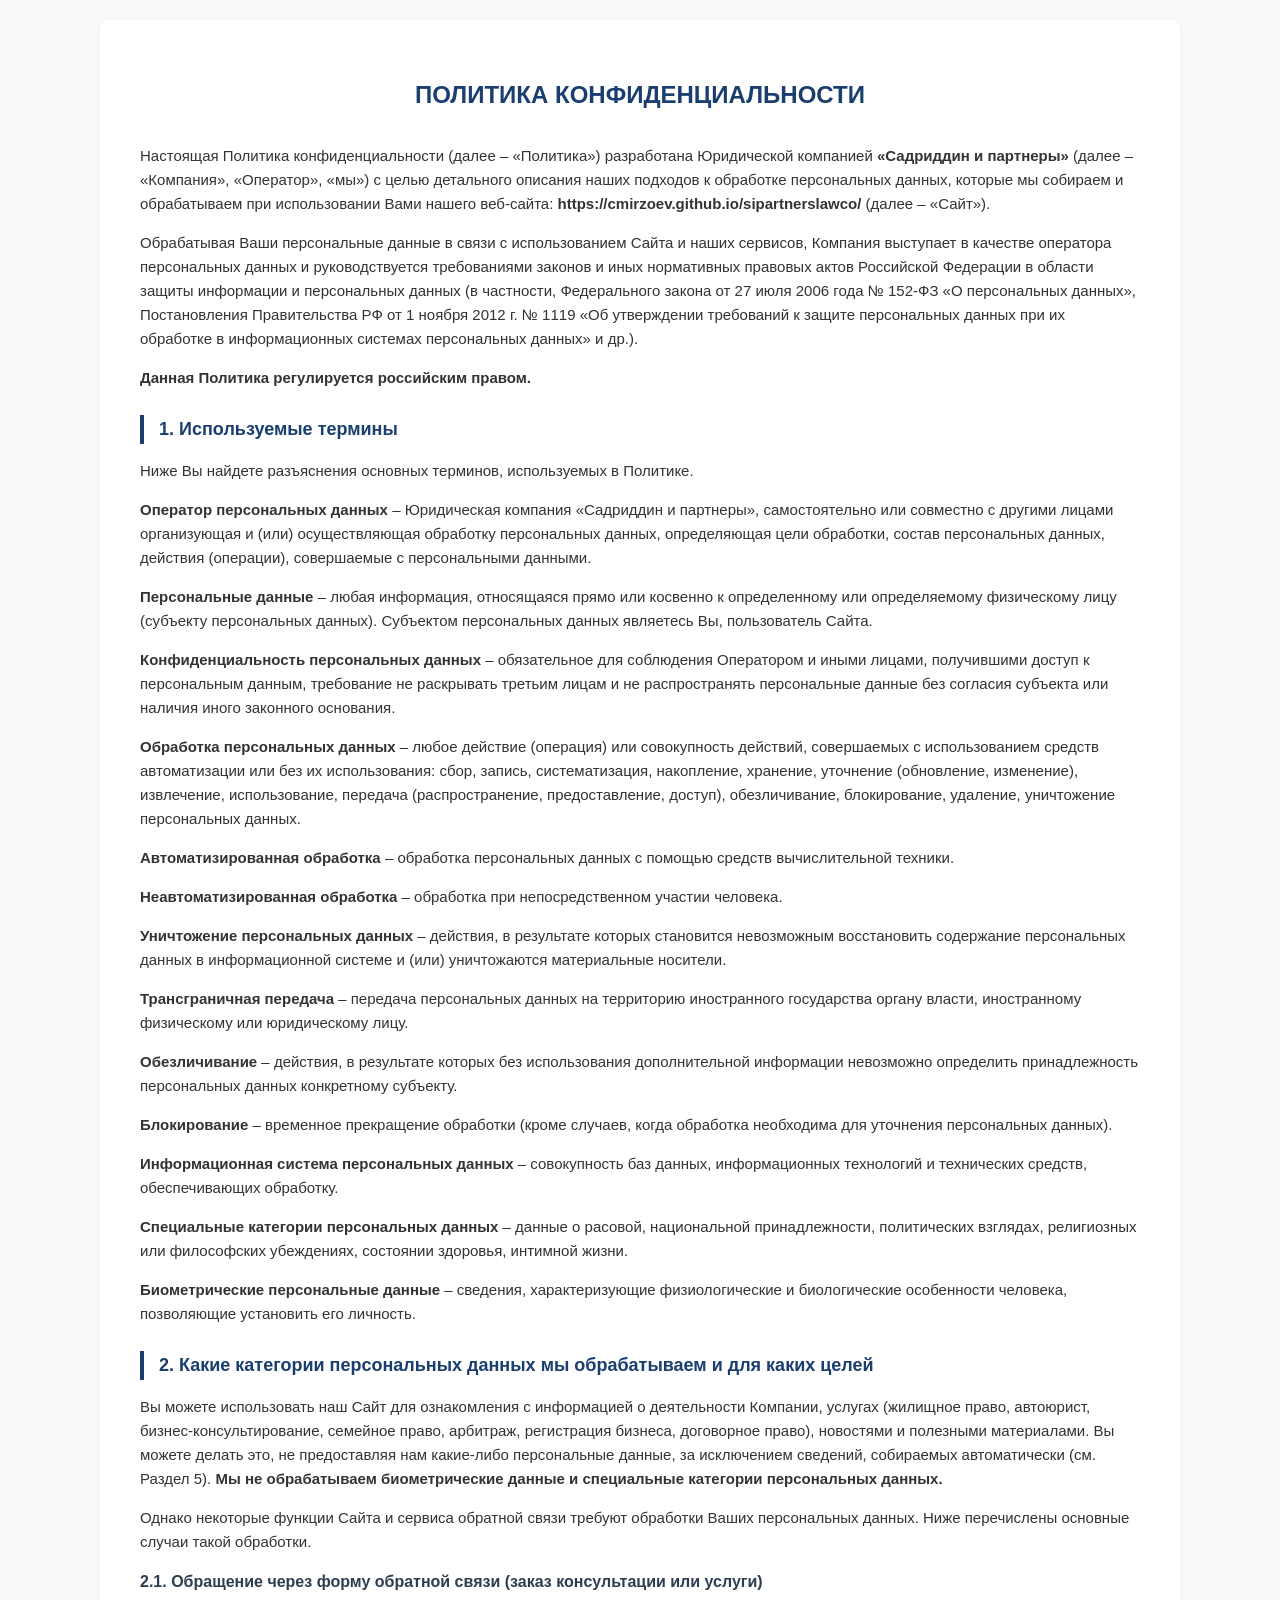
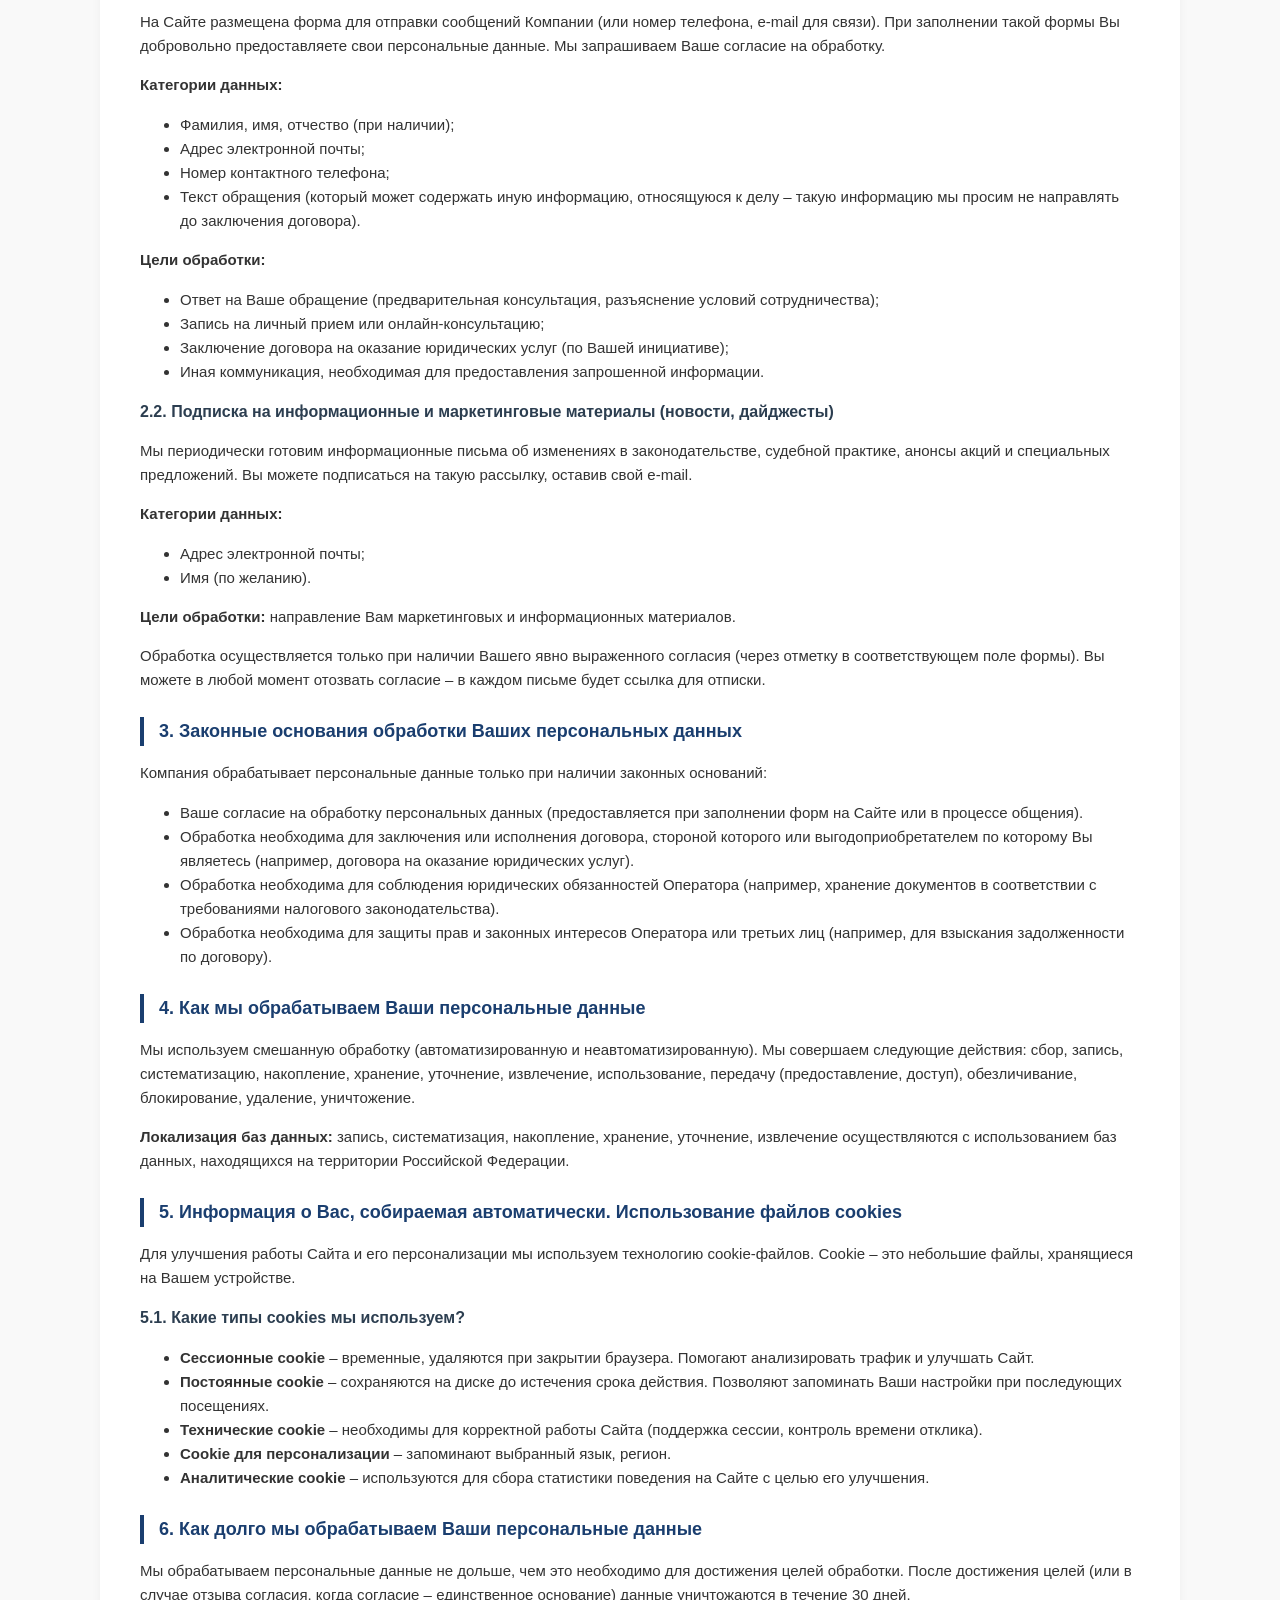
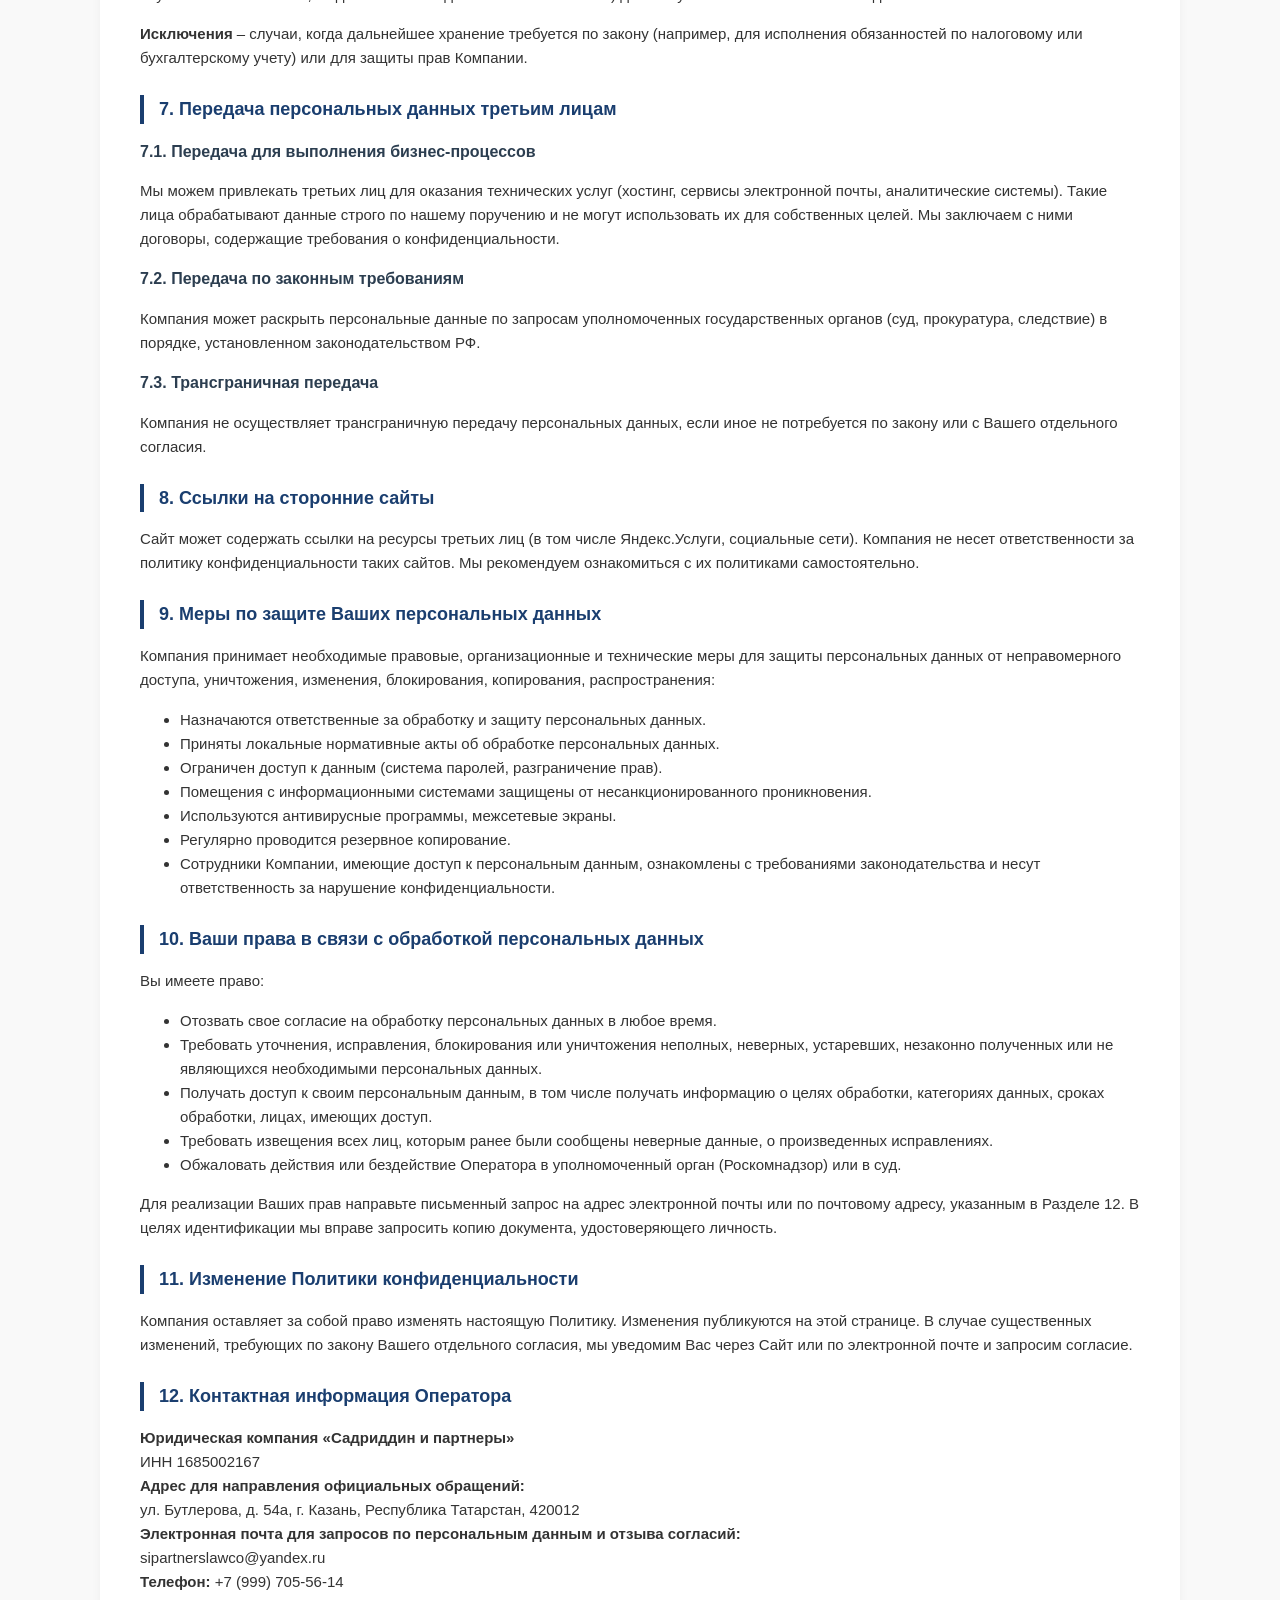
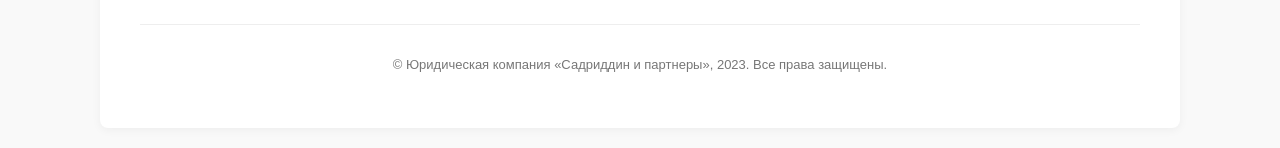
<file: pages/PRIVACY_POLICY.html>
<!DOCTYPE html>
<html lang="ru">
<head>
    <meta charset="UTF-8">
    <meta name="viewport" content="width=device-width, initial-scale=1.0">
    <title>Политика конфиденциальности | Садриддин и партнеры</title>
    <style>
        body {
            font-family: -apple-system, BlinkMacSystemFont, 'Segoe UI', Roboto, 'Helvetica Neue', sans-serif;
            line-height: 1.6;
            color: #111;
            background-color: #f9f9f9;
            margin: 0;
            padding: 20px;
        }
        .container {
            max-width: 1000px;
            margin: 0 auto;
            background: white;
            padding: 40px;
            box-shadow: 0 2px 10px rgba(0,0,0,0.05);
            border-radius: 8px;
        }
        h1 {
            font-size: 24px;
            text-align: center;
            margin-bottom: 30px;
            color: #1a3e6f;
        }
        h2 {
            font-size: 18px;
            margin-top: 25px;
            margin-bottom: 10px;
            color: #1a3e6f;
            border-left: 4px solid #1a3e6f;
            padding-left: 15px;
        }
        h3 {
            font-size: 16px;
            margin-top: 15px;
            margin-bottom: 5px;
            color: #2c3e50;
        }
        p, li {
            font-size: 15px;
            color: #333;
        }
        ul, ol {
            margin-bottom: 15px;
        }
        hr {
            margin: 30px 0;
            border: 0;
            border-top: 1px solid #eee;
        }
        .highlight {
            background: #f0f7ff;
            padding: 2px 5px;
            border-radius: 4px;
            font-family: monospace;
        }
        @media (max-width: 768px) {
            .container { padding: 20px; }
        }
    </style>
</head>
<body>
<div class="container">
    <h1>ПОЛИТИКА КОНФИДЕНЦИАЛЬНОСТИ</h1>
    
    <p>Настоящая Политика конфиденциальности (далее – «Политика») разработана Юридической компанией <strong>«Садриддин и партнеры»</strong> (далее – «Компания», «Оператор», «мы») с целью детального описания наших подходов к обработке персональных данных, которые мы собираем и обрабатываем при использовании Вами нашего веб-сайта: <strong>https://cmirzoev.github.io/sipartnerslawco/</strong> (далее – «Сайт»).</p>
    
    <p>Обрабатывая Ваши персональные данные в связи с использованием Сайта и наших сервисов, Компания выступает в качестве оператора персональных данных и руководствуется требованиями законов и иных нормативных правовых актов Российской Федерации в области защиты информации и персональных данных (в частности, Федерального закона от 27 июля 2006 года № 152-ФЗ «О персональных данных», Постановления Правительства РФ от 1 ноября 2012 г. № 1119 «Об утверждении требований к защите персональных данных при их обработке в информационных системах персональных данных» и др.).</p>
    
    <p><strong>Данная Политика регулируется российским правом.</strong></p>
    
    <h2>1. Используемые термины</h2>
    <p>Ниже Вы найдете разъяснения основных терминов, используемых в Политике.</p>
    
    <p><strong>Оператор персональных данных</strong> – Юридическая компания «Садриддин и партнеры», самостоятельно или совместно с другими лицами организующая и (или) осуществляющая обработку персональных данных, определяющая цели обработки, состав персональных данных, действия (операции), совершаемые с персональными данными.</p>
    
    <p><strong>Персональные данные</strong> – любая информация, относящаяся прямо или косвенно к определенному или определяемому физическому лицу (субъекту персональных данных). Субъектом персональных данных являетесь Вы, пользователь Сайта.</p>
    
    <p><strong>Конфиденциальность персональных данных</strong> – обязательное для соблюдения Оператором и иными лицами, получившими доступ к персональным данным, требование не раскрывать третьим лицам и не распространять персональные данные без согласия субъекта или наличия иного законного основания.</p>
    
    <p><strong>Обработка персональных данных</strong> – любое действие (операция) или совокупность действий, совершаемых с использованием средств автоматизации или без их использования: сбор, запись, систематизация, накопление, хранение, уточнение (обновление, изменение), извлечение, использование, передача (распространение, предоставление, доступ), обезличивание, блокирование, удаление, уничтожение персональных данных.</p>
    
    <p><strong>Автоматизированная обработка</strong> – обработка персональных данных с помощью средств вычислительной техники.</p>
    
    <p><strong>Неавтоматизированная обработка</strong> – обработка при непосредственном участии человека.</p>
    
    <p><strong>Уничтожение персональных данных</strong> – действия, в результате которых становится невозможным восстановить содержание персональных данных в информационной системе и (или) уничтожаются материальные носители.</p>
    
    <p><strong>Трансграничная передача</strong> – передача персональных данных на территорию иностранного государства органу власти, иностранному физическому или юридическому лицу.</p>
    
    <p><strong>Обезличивание</strong> – действия, в результате которых без использования дополнительной информации невозможно определить принадлежность персональных данных конкретному субъекту.</p>
    
    <p><strong>Блокирование</strong> – временное прекращение обработки (кроме случаев, когда обработка необходима для уточнения персональных данных).</p>
    
    <p><strong>Информационная система персональных данных</strong> – совокупность баз данных, информационных технологий и технических средств, обеспечивающих обработку.</p>
    
    <p><strong>Специальные категории персональных данных</strong> – данные о расовой, национальной принадлежности, политических взглядах, религиозных или философских убеждениях, состоянии здоровья, интимной жизни.</p>
    
    <p><strong>Биометрические персональные данные</strong> – сведения, характеризующие физиологические и биологические особенности человека, позволяющие установить его личность.</p>
    
    <h2>2. Какие категории персональных данных мы обрабатываем и для каких целей</h2>
    <p>Вы можете использовать наш Сайт для ознакомления с информацией о деятельности Компании, услугах (жилищное право, автоюрист, бизнес-консультирование, семейное право, арбитраж, регистрация бизнеса, договорное право), новостями и полезными материалами. Вы можете делать это, не предоставляя нам какие-либо персональные данные, за исключением сведений, собираемых автоматически (см. Раздел 5). <strong>Мы не обрабатываем биометрические данные и специальные категории персональных данных.</strong></p>
    
    <p>Однако некоторые функции Сайта и сервиса обратной связи требуют обработки Ваших персональных данных. Ниже перечислены основные случаи такой обработки.</p>
    
    <h3>2.1. Обращение через форму обратной связи (заказ консультации или услуги)</h3>
    <p>На Сайте размещена форма для отправки сообщений Компании (или номер телефона, e-mail для связи). При заполнении такой формы Вы добровольно предоставляете свои персональные данные. Мы запрашиваем Ваше согласие на обработку.</p>
    <p><strong>Категории данных:</strong></p>
    <ul>
        <li>Фамилия, имя, отчество (при наличии);</li>
        <li>Адрес электронной почты;</li>
        <li>Номер контактного телефона;</li>
        <li>Текст обращения (который может содержать иную информацию, относящуюся к делу – такую информацию мы просим не направлять до заключения договора).</li>
    </ul>
    <p><strong>Цели обработки:</strong></p>
    <ul>
        <li>Ответ на Ваше обращение (предварительная консультация, разъяснение условий сотрудничества);</li>
        <li>Запись на личный прием или онлайн-консультацию;</li>
        <li>Заключение договора на оказание юридических услуг (по Вашей инициативе);</li>
        <li>Иная коммуникация, необходимая для предоставления запрошенной информации.</li>
    </ul>
    
    <h3>2.2. Подписка на информационные и маркетинговые материалы (новости, дайджесты)</h3>
    <p>Мы периодически готовим информационные письма об изменениях в законодательстве, судебной практике, анонсы акций и специальных предложений. Вы можете подписаться на такую рассылку, оставив свой e-mail.</p>
    <p><strong>Категории данных:</strong></p>
    <ul>
        <li>Адрес электронной почты;</li>
        <li>Имя (по желанию).</li>
    </ul>
    <p><strong>Цели обработки:</strong> направление Вам маркетинговых и информационных материалов.</p>
    <p>Обработка осуществляется только при наличии Вашего явно выраженного согласия (через отметку в соответствующем поле формы). Вы можете в любой момент отозвать согласие – в каждом письме будет ссылка для отписки.</p>
    
    <h2>3. Законные основания обработки Ваших персональных данных</h2>
    <p>Компания обрабатывает персональные данные только при наличии законных оснований:</p>
    <ul>
        <li>Ваше согласие на обработку персональных данных (предоставляется при заполнении форм на Сайте или в процессе общения).</li>
        <li>Обработка необходима для заключения или исполнения договора, стороной которого или выгодоприобретателем по которому Вы являетесь (например, договора на оказание юридических услуг).</li>
        <li>Обработка необходима для соблюдения юридических обязанностей Оператора (например, хранение документов в соответствии с требованиями налогового законодательства).</li>
        <li>Обработка необходима для защиты прав и законных интересов Оператора или третьих лиц (например, для взыскания задолженности по договору).</li>
    </ul>
    
    <h2>4. Как мы обрабатываем Ваши персональные данные</h2>
    <p>Мы используем смешанную обработку (автоматизированную и неавтоматизированную). Мы совершаем следующие действия: сбор, запись, систематизацию, накопление, хранение, уточнение, извлечение, использование, передачу (предоставление, доступ), обезличивание, блокирование, удаление, уничтожение.</p>
    <p><strong>Локализация баз данных:</strong> запись, систематизация, накопление, хранение, уточнение, извлечение осуществляются с использованием баз данных, находящихся на территории Российской Федерации.</p>
    
    <h2>5. Информация о Вас, собираемая автоматически. Использование файлов cookies</h2>
    <p>Для улучшения работы Сайта и его персонализации мы используем технологию cookie-файлов. Cookie – это небольшие файлы, хранящиеся на Вашем устройстве.</p>
    
    <h3>5.1. Какие типы cookies мы используем?</h3>
    <ul>
        <li><strong>Сессионные cookie</strong> – временные, удаляются при закрытии браузера. Помогают анализировать трафик и улучшать Сайт.</li>
        <li><strong>Постоянные cookie</strong> – сохраняются на диске до истечения срока действия. Позволяют запоминать Ваши настройки при последующих посещениях.</li>
        <li><strong>Технические cookie</strong> – необходимы для корректной работы Сайта (поддержка сессии, контроль времени отклика).</li>
        <li><strong>Cookie для персонализации</strong> – запоминают выбранный язык, регион.</li>
        <li><strong>Аналитические cookie</strong> – используются для сбора статистики поведения на Сайте с целью его улучшения.</li>
    </ul>
    
    <h2>6. Как долго мы обрабатываем Ваши персональные данные</h2>
    <p>Мы обрабатываем персональные данные не дольше, чем это необходимо для достижения целей обработки. После достижения целей (или в случае отзыва согласия, когда согласие – единственное основание) данные уничтожаются в течение 30 дней.</p>
    <p><strong>Исключения</strong> – случаи, когда дальнейшее хранение требуется по закону (например, для исполнения обязанностей по налоговому или бухгалтерскому учету) или для защиты прав Компании.</p>
    
    <h2>7. Передача персональных данных третьим лицам</h2>
    <h3>7.1. Передача для выполнения бизнес-процессов</h3>
    <p>Мы можем привлекать третьих лиц для оказания технических услуг (хостинг, сервисы электронной почты, аналитические системы). Такие лица обрабатывают данные строго по нашему поручению и не могут использовать их для собственных целей. Мы заключаем с ними договоры, содержащие требования о конфиденциальности.</p>
    
    <h3>7.2. Передача по законным требованиям</h3>
    <p>Компания может раскрыть персональные данные по запросам уполномоченных государственных органов (суд, прокуратура, следствие) в порядке, установленном законодательством РФ.</p>
    
    <h3>7.3. Трансграничная передача</h3>
    <p>Компания не осуществляет трансграничную передачу персональных данных, если иное не потребуется по закону или с Вашего отдельного согласия.</p>
    
    <h2>8. Ссылки на сторонние сайты</h2>
    <p>Сайт может содержать ссылки на ресурсы третьих лиц (в том числе Яндекс.Услуги, социальные сети). Компания не несет ответственности за политику конфиденциальности таких сайтов. Мы рекомендуем ознакомиться с их политиками самостоятельно.</p>
    
    <h2>9. Меры по защите Ваших персональных данных</h2>
    <p>Компания принимает необходимые правовые, организационные и технические меры для защиты персональных данных от неправомерного доступа, уничтожения, изменения, блокирования, копирования, распространения:</p>
    <ul>
        <li>Назначаются ответственные за обработку и защиту персональных данных.</li>
        <li>Приняты локальные нормативные акты об обработке персональных данных.</li>
        <li>Ограничен доступ к данным (система паролей, разграничение прав).</li>
        <li>Помещения с информационными системами защищены от несанкционированного проникновения.</li>
        <li>Используются антивирусные программы, межсетевые экраны.</li>
        <li>Регулярно проводится резервное копирование.</li>
        <li>Сотрудники Компании, имеющие доступ к персональным данным, ознакомлены с требованиями законодательства и несут ответственность за нарушение конфиденциальности.</li>
    </ul>
    
    <h2>10. Ваши права в связи с обработкой персональных данных</h2>
    <p>Вы имеете право:</p>
    <ul>
        <li>Отозвать свое согласие на обработку персональных данных в любое время.</li>
        <li>Требовать уточнения, исправления, блокирования или уничтожения неполных, неверных, устаревших, незаконно полученных или не являющихся необходимыми персональных данных.</li>
        <li>Получать доступ к своим персональным данным, в том числе получать информацию о целях обработки, категориях данных, сроках обработки, лицах, имеющих доступ.</li>
        <li>Требовать извещения всех лиц, которым ранее были сообщены неверные данные, о произведенных исправлениях.</li>
        <li>Обжаловать действия или бездействие Оператора в уполномоченный орган (Роскомнадзор) или в суд.</li>
    </ul>
    <p>Для реализации Ваших прав направьте письменный запрос на адрес электронной почты или по почтовому адресу, указанным в Разделе 12. В целях идентификации мы вправе запросить копию документа, удостоверяющего личность.</p>
    
    <h2>11. Изменение Политики конфиденциальности</h2>
    <p>Компания оставляет за собой право изменять настоящую Политику. Изменения публикуются на этой странице. В случае существенных изменений, требующих по закону Вашего отдельного согласия, мы уведомим Вас через Сайт или по электронной почте и запросим согласие.</p>
    
    <h2>12. Контактная информация Оператора</h2>
    <p><strong>Юридическая компания «Садриддин и партнеры»</strong><br>
    ИНН 1685002167<br>
    <strong>Адрес для направления официальных обращений:</strong><br>
    ул. Бутлерова, д. 54а, г. Казань, Республика Татарстан, 420012<br>
    <strong>Электронная почта для запросов по персональным данным и отзыва согласий:</strong><br>
    sipartnerslawco@yandex.ru<br>
    <strong>Телефон:</strong> +7 (999) 705-56-14</p>
    
    <hr>
    <p style="font-size: 13px; color: #777; text-align: center;">© Юридическая компания «Садриддин и партнеры», 2023. Все права защищены.</p>
</div>
</body>
</html>
</file>
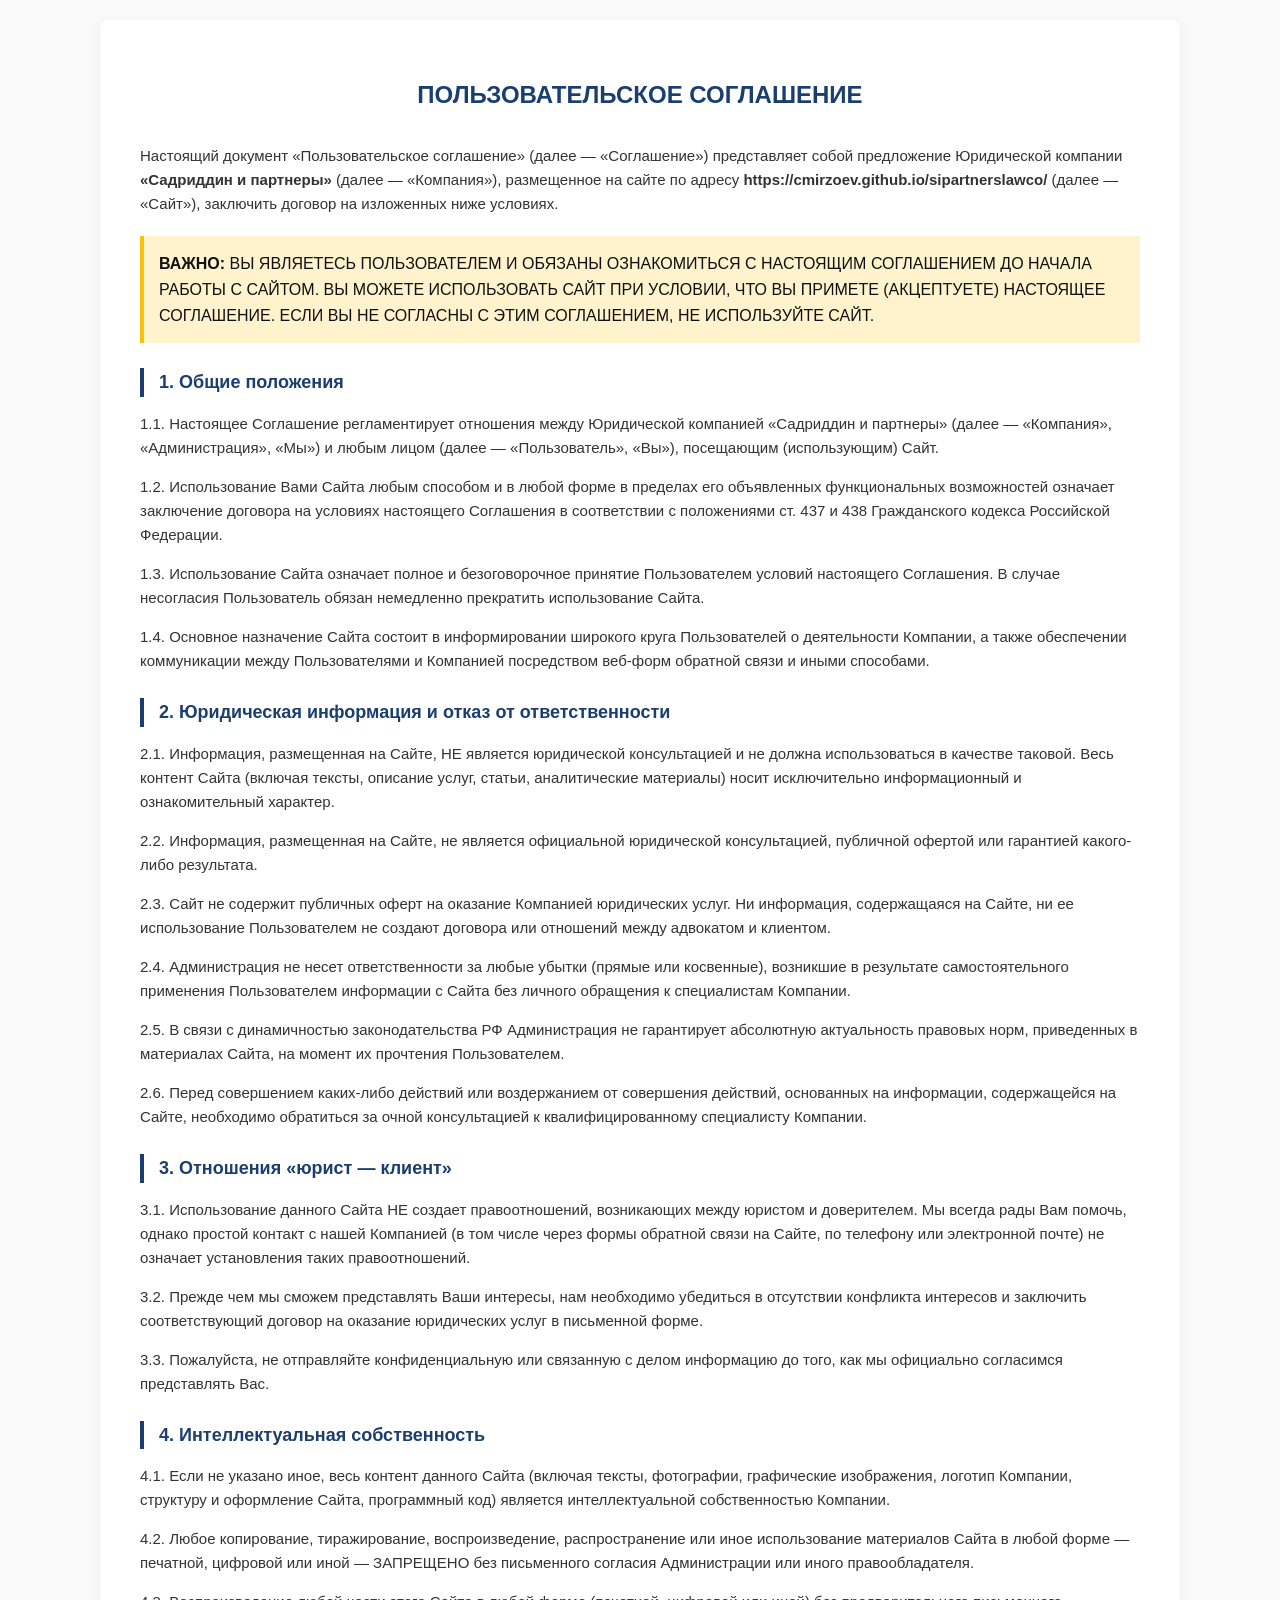
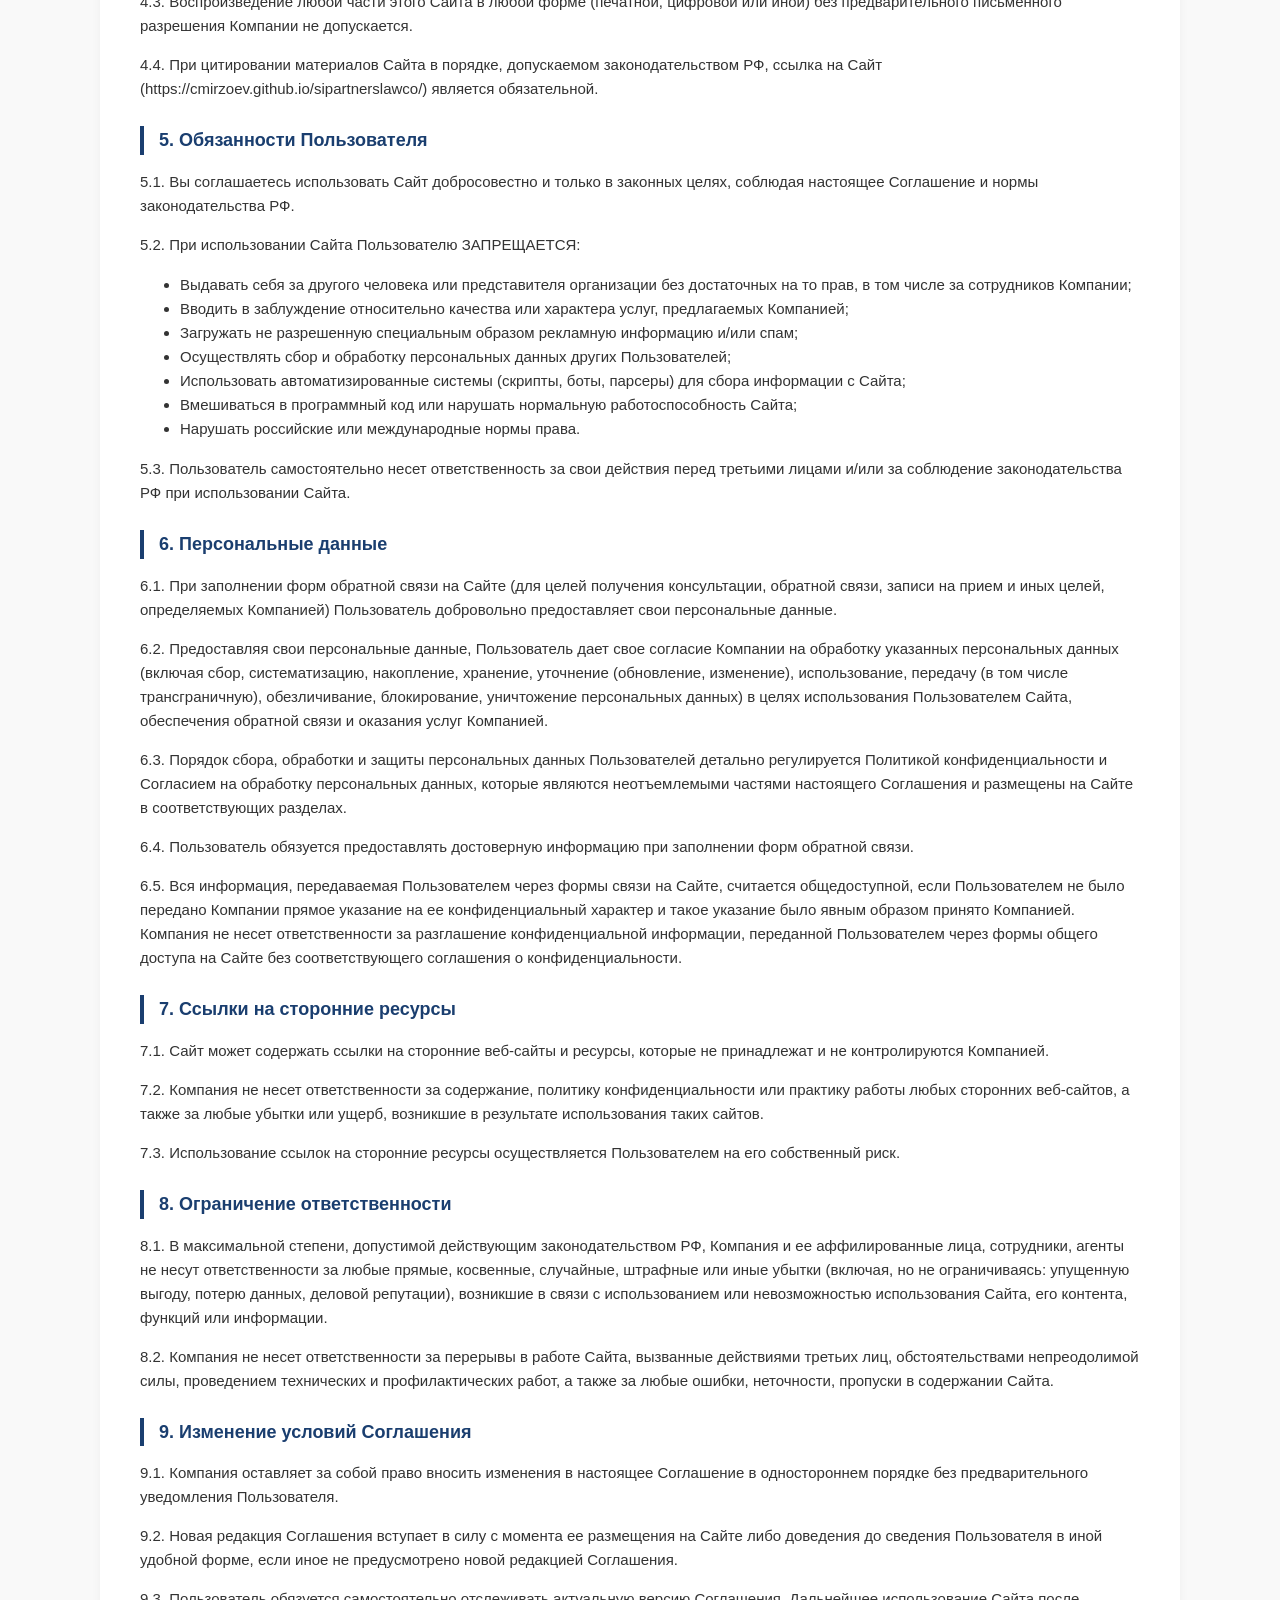
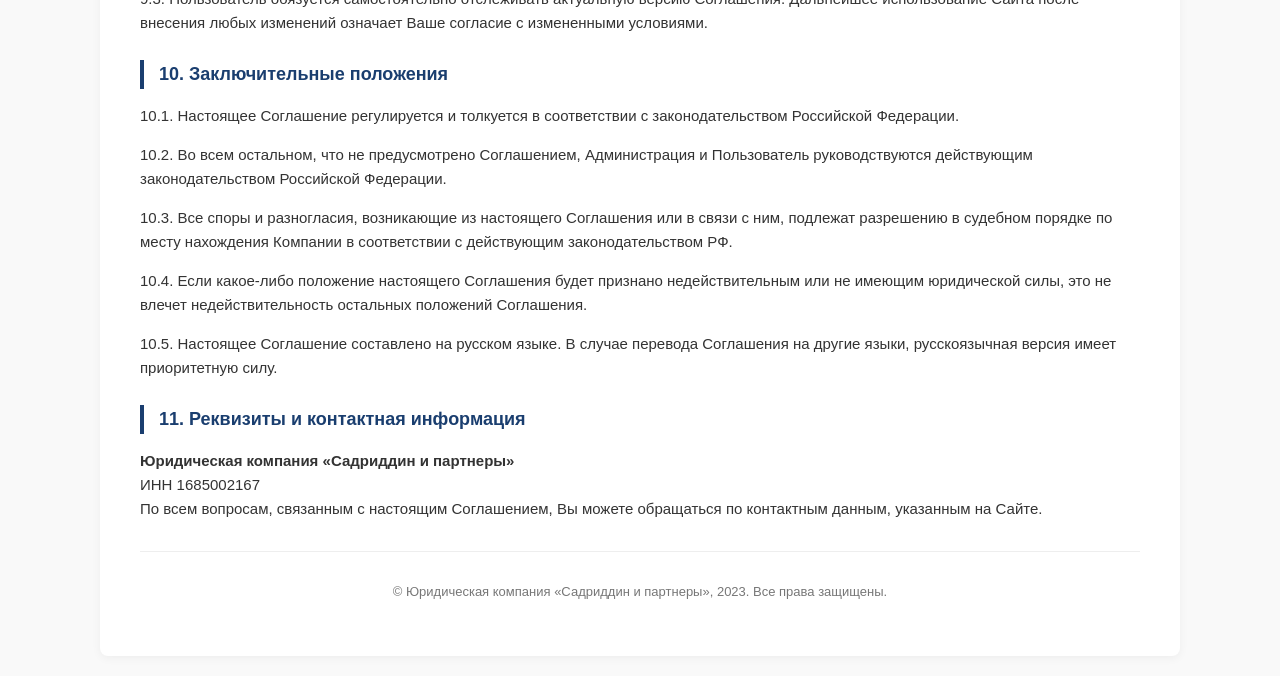
<file: pages/USER_AGREEMENT.html>
<!DOCTYPE html>
<html lang="ru">
<head>
    <meta charset="UTF-8">
    <meta name="viewport" content="width=device-width, initial-scale=1.0">
    <title>Пользовательское соглашение | Садриддин и партнеры</title>
    <style>
        /* Базовые стили для читаемости (можно убрать или заменить на свои) */
        body {
            font-family: -apple-system, BlinkMacSystemFont, 'Segoe UI', Roboto, 'Helvetica Neue', sans-serif;
            line-height: 1.6;
            color: #111;
            background-color: #f9f9f9;
            margin: 0;
            padding: 20px;
        }
        .container {
            max-width: 1000px;
            margin: 0 auto;
            background: white;
            padding: 40px;
            box-shadow: 0 2px 10px rgba(0,0,0,0.05);
            border-radius: 8px;
        }
        h1 {
            font-size: 24px;
            text-align: center;
            margin-bottom: 30px;
            color: #1a3e6f;
        }
        h2 {
            font-size: 18px;
            margin-top: 25px;
            margin-bottom: 10px;
            color: #1a3e6f;
            border-left: 4px solid #1a3e6f;
            padding-left: 15px;
        }
        p, li {
            font-size: 15px;
            color: #333;
        }
        .warning {
            background: #fff3cd;
            border-left: 4px solid #ffc107;
            padding: 15px;
            margin: 20px 0;
            font-weight: 500;
        }
        hr {
            margin: 30px 0;
            border: 0;
            border-top: 1px solid #eee;
        }
        @media (max-width: 768px) {
            .container { padding: 20px; }
        }
    </style>
</head>
<body>
<div class="container">
    <h1>ПОЛЬЗОВАТЕЛЬСКОЕ СОГЛАШЕНИЕ</h1>
    <p>Настоящий документ «Пользовательское соглашение» (далее — «Соглашение») представляет собой предложение Юридической компании <strong>«Садриддин и партнеры»</strong> (далее — «Компания»), размещенное на сайте по адресу <strong>https://cmirzoev.github.io/sipartnerslawco/</strong> (далее — «Сайт»), заключить договор на изложенных ниже условиях.</p>

    <div class="warning">
        <strong>ВАЖНО:</strong> ВЫ ЯВЛЯЕТЕСЬ ПОЛЬЗОВАТЕЛЕМ И ОБЯЗАНЫ ОЗНАКОМИТЬСЯ С НАСТОЯЩИМ СОГЛАШЕНИЕМ ДО НАЧАЛА РАБОТЫ С САЙТОМ. ВЫ МОЖЕТЕ ИСПОЛЬЗОВАТЬ САЙТ ПРИ УСЛОВИИ, ЧТО ВЫ ПРИМЕТЕ (АКЦЕПТУЕТЕ) НАСТОЯЩЕЕ СОГЛАШЕНИЕ. ЕСЛИ ВЫ НЕ СОГЛАСНЫ С ЭТИМ СОГЛАШЕНИЕМ, НЕ ИСПОЛЬЗУЙТЕ САЙТ.
    </div>

    <h2>1. Общие положения</h2>
    <p>1.1. Настоящее Соглашение регламентирует отношения между Юридической компанией «Садриддин и партнеры» (далее — «Компания», «Администрация», «Мы») и любым лицом (далее — «Пользователь», «Вы»), посещающим (использующим) Сайт.</p>
    <p>1.2. Использование Вами Сайта любым способом и в любой форме в пределах его объявленных функциональных возможностей означает заключение договора на условиях настоящего Соглашения в соответствии с положениями ст. 437 и 438 Гражданского кодекса Российской Федерации.</p>
    <p>1.3. Использование Сайта означает полное и безоговорочное принятие Пользователем условий настоящего Соглашения. В случае несогласия Пользователь обязан немедленно прекратить использование Сайта.</p>
    <p>1.4. Основное назначение Сайта состоит в информировании широкого круга Пользователей о деятельности Компании, а также обеспечении коммуникации между Пользователями и Компанией посредством веб-форм обратной связи и иными способами.</p>

    <h2>2. Юридическая информация и отказ от ответственности</h2>
    <p>2.1. Информация, размещенная на Сайте, НЕ является юридической консультацией и не должна использоваться в качестве таковой. Весь контент Сайта (включая тексты, описание услуг, статьи, аналитические материалы) носит исключительно информационный и ознакомительный характер.</p>
    <p>2.2. Информация, размещенная на Сайте, не является официальной юридической консультацией, публичной офертой или гарантией какого-либо результата.</p>
    <p>2.3. Сайт не содержит публичных оферт на оказание Компанией юридических услуг. Ни информация, содержащаяся на Сайте, ни ее использование Пользователем не создают договора или отношений между адвокатом и клиентом.</p>
    <p>2.4. Администрация не несет ответственности за любые убытки (прямые или косвенные), возникшие в результате самостоятельного применения Пользователем информации с Сайта без личного обращения к специалистам Компании.</p>
    <p>2.5. В связи с динамичностью законодательства РФ Администрация не гарантирует абсолютную актуальность правовых норм, приведенных в материалах Сайта, на момент их прочтения Пользователем.</p>
    <p>2.6. Перед совершением каких-либо действий или воздержанием от совершения действий, основанных на информации, содержащейся на Сайте, необходимо обратиться за очной консультацией к квалифицированному специалисту Компании.</p>

    <h2>3. Отношения «юрист — клиент»</h2>
    <p>3.1. Использование данного Сайта НЕ создает правоотношений, возникающих между юристом и доверителем. Мы всегда рады Вам помочь, однако простой контакт с нашей Компанией (в том числе через формы обратной связи на Сайте, по телефону или электронной почте) не означает установления таких правоотношений.</p>
    <p>3.2. Прежде чем мы сможем представлять Ваши интересы, нам необходимо убедиться в отсутствии конфликта интересов и заключить соответствующий договор на оказание юридических услуг в письменной форме.</p>
    <p>3.3. Пожалуйста, не отправляйте конфиденциальную или связанную с делом информацию до того, как мы официально согласимся представлять Вас.</p>

    <h2>4. Интеллектуальная собственность</h2>
    <p>4.1. Если не указано иное, весь контент данного Сайта (включая тексты, фотографии, графические изображения, логотип Компании, структуру и оформление Сайта, программный код) является интеллектуальной собственностью Компании.</p>
    <p>4.2. Любое копирование, тиражирование, воспроизведение, распространение или иное использование материалов Сайта в любой форме — печатной, цифровой или иной — ЗАПРЕЩЕНО без письменного согласия Администрации или иного правообладателя.</p>
    <p>4.3. Воспроизведение любой части этого Сайта в любой форме (печатной, цифровой или иной) без предварительного письменного разрешения Компании не допускается.</p>
    <p>4.4. При цитировании материалов Сайта в порядке, допускаемом законодательством РФ, ссылка на Сайт (https://cmirzoev.github.io/sipartnerslawco/) является обязательной.</p>

    <h2>5. Обязанности Пользователя</h2>
    <p>5.1. Вы соглашаетесь использовать Сайт добросовестно и только в законных целях, соблюдая настоящее Соглашение и нормы законодательства РФ.</p>
    <p>5.2. При использовании Сайта Пользователю ЗАПРЕЩАЕТСЯ:</p>
    <ul>
        <li>Выдавать себя за другого человека или представителя организации без достаточных на то прав, в том числе за сотрудников Компании;</li>
        <li>Вводить в заблуждение относительно качества или характера услуг, предлагаемых Компанией;</li>
        <li>Загружать не разрешенную специальным образом рекламную информацию и/или спам;</li>
        <li>Осуществлять сбор и обработку персональных данных других Пользователей;</li>
        <li>Использовать автоматизированные системы (скрипты, боты, парсеры) для сбора информации с Сайта;</li>
        <li>Вмешиваться в программный код или нарушать нормальную работоспособность Сайта;</li>
        <li>Нарушать российские или международные нормы права.</li>
    </ul>
    <p>5.3. Пользователь самостоятельно несет ответственность за свои действия перед третьими лицами и/или за соблюдение законодательства РФ при использовании Сайта.</p>

    <h2>6. Персональные данные</h2>
    <p>6.1. При заполнении форм обратной связи на Сайте (для целей получения консультации, обратной связи, записи на прием и иных целей, определяемых Компанией) Пользователь добровольно предоставляет свои персональные данные.</p>
    <p>6.2. Предоставляя свои персональные данные, Пользователь дает свое согласие Компании на обработку указанных персональных данных (включая сбор, систематизацию, накопление, хранение, уточнение (обновление, изменение), использование, передачу (в том числе трансграничную), обезличивание, блокирование, уничтожение персональных данных) в целях использования Пользователем Сайта, обеспечения обратной связи и оказания услуг Компанией.</p>
    <p>6.3. Порядок сбора, обработки и защиты персональных данных Пользователей детально регулируется Политикой конфиденциальности и Согласием на обработку персональных данных, которые являются неотъемлемыми частями настоящего Соглашения и размещены на Сайте в соответствующих разделах.</p>
    <p>6.4. Пользователь обязуется предоставлять достоверную информацию при заполнении форм обратной связи.</p>
    <p>6.5. Вся информация, передаваемая Пользователем через формы связи на Сайте, считается общедоступной, если Пользователем не было передано Компании прямое указание на ее конфиденциальный характер и такое указание было явным образом принято Компанией. Компания не несет ответственности за разглашение конфиденциальной информации, переданной Пользователем через формы общего доступа на Сайте без соответствующего соглашения о конфиденциальности.</p>

    <h2>7. Ссылки на сторонние ресурсы</h2>
    <p>7.1. Сайт может содержать ссылки на сторонние веб-сайты и ресурсы, которые не принадлежат и не контролируются Компанией.</p>
    <p>7.2. Компания не несет ответственности за содержание, политику конфиденциальности или практику работы любых сторонних веб-сайтов, а также за любые убытки или ущерб, возникшие в результате использования таких сайтов.</p>
    <p>7.3. Использование ссылок на сторонние ресурсы осуществляется Пользователем на его собственный риск.</p>

    <h2>8. Ограничение ответственности</h2>
    <p>8.1. В максимальной степени, допустимой действующим законодательством РФ, Компания и ее аффилированные лица, сотрудники, агенты не несут ответственности за любые прямые, косвенные, случайные, штрафные или иные убытки (включая, но не ограничиваясь: упущенную выгоду, потерю данных, деловой репутации), возникшие в связи с использованием или невозможностью использования Сайта, его контента, функций или информации.</p>
    <p>8.2. Компания не несет ответственности за перерывы в работе Сайта, вызванные действиями третьих лиц, обстоятельствами непреодолимой силы, проведением технических и профилактических работ, а также за любые ошибки, неточности, пропуски в содержании Сайта.</p>

    <h2>9. Изменение условий Соглашения</h2>
    <p>9.1. Компания оставляет за собой право вносить изменения в настоящее Соглашение в одностороннем порядке без предварительного уведомления Пользователя.</p>
    <p>9.2. Новая редакция Соглашения вступает в силу с момента ее размещения на Сайте либо доведения до сведения Пользователя в иной удобной форме, если иное не предусмотрено новой редакцией Соглашения.</p>
    <p>9.3. Пользователь обязуется самостоятельно отслеживать актуальную версию Соглашения. Дальнейшее использование Сайта после внесения любых изменений означает Ваше согласие с измененными условиями.</p>

    <h2>10. Заключительные положения</h2>
    <p>10.1. Настоящее Соглашение регулируется и толкуется в соответствии с законодательством Российской Федерации.</p>
    <p>10.2. Во всем остальном, что не предусмотрено Соглашением, Администрация и Пользователь руководствуются действующим законодательством Российской Федерации.</p>
    <p>10.3. Все споры и разногласия, возникающие из настоящего Соглашения или в связи с ним, подлежат разрешению в судебном порядке по месту нахождения Компании в соответствии с действующим законодательством РФ.</p>
    <p>10.4. Если какое-либо положение настоящего Соглашения будет признано недействительным или не имеющим юридической силы, это не влечет недействительность остальных положений Соглашения.</p>
    <p>10.5. Настоящее Соглашение составлено на русском языке. В случае перевода Соглашения на другие языки, русскоязычная версия имеет приоритетную силу.</p>

    <h2>11. Реквизиты и контактная информация</h2>
    <p><strong>Юридическая компания «Садриддин и партнеры»</strong><br>
    ИНН 1685002167<br>
    По всем вопросам, связанным с настоящим Соглашением, Вы можете обращаться по контактным данным, указанным на Сайте.</p>

    <hr>
    <p style="font-size: 13px; color: #777; text-align: center;">© Юридическая компания «Садриддин и партнеры», 2023. Все права защищены.</p>
</div>
</body>
</html>
</file>
<file: styles/styles3.css>
/* ===== PREQUEL-ERA LEGAL — DESIGN SYSTEM ===== */
/* Aesthetic: Galactic Senate meets Classical Rome
   Deep obsidian | Aged parchment | Imperial gold
   Typography: Cinzel (display) + Cormorant Garamond (body) */

@import url('https://fonts.googleapis.com/css2?family=Cinzel:wght@400;600;700;900&family=Cormorant+Garamond:ital,wght@0,300;0,400;0,500;0,600;1,300;1,400&display=swap');

/* ===== CSS VARIABLES ===== */
:root {
  --obsidian:      #0d0f13;
  --deep-navy:     #111827;
  --charcoal:      #1a1f2e;
  --slate:         #252d3d;
  --mid-slate:     #2e3a50;

  --gold:          #c9a84c;
  --gold-bright:   #e8c46a;
  --gold-dim:      #8a6f32;
  --gold-glow:     rgba(201,168,76,0.18);

  --parchment:     #f5f0e8;
  --cream:         #ede8dc;
  --warm-white:    #f9f7f3;
  --text-main:     #e8e2d6;
  --text-muted:    #9a9080;
  --text-faint:    #5a5448;

  --border-subtle: rgba(201,168,76,0.12);
  --border-mid:    rgba(201,168,76,0.25);
  --border-strong: rgba(201,168,76,0.45);

  --font-display:  'Cinzel', serif;
  --font-body:     'Cormorant Garamond', serif;

  --radius-sm:  6px;
  --radius-md:  12px;
  --radius-lg:  20px;
  --radius-xl:  32px;

  --shadow-gold: 0 8px 30px rgba(201,168,76,0.15);
  --shadow-deep: 0 20px 60px rgba(0,0,0,0.5);
}

/* ===== RESET & BASE ===== */
*, *::before, *::after {
  margin: 0; padding: 0;
  box-sizing: border-box;
}

html { scroll-behavior: smooth; }

body {
  font-family: var(--font-body);
  font-size: 18px;
  line-height: 1.7;
  color: var(--text-main);
  background-color: var(--deep-navy);
  overflow-x: hidden;
}

.container {
  width: 100%;
  max-width: 1200px;
  margin: 0 auto;
  padding: 0 24px;
}

a { text-decoration: none; }
img { max-width: 100%; }

/* ===== HEADER ===== */
.header {
  position: fixed;
  top: 0; left: 0; width: 100%;
  z-index: 1000;
  background: rgba(13,15,19,0.92);
  backdrop-filter: blur(16px);
  -webkit-backdrop-filter: blur(16px);
  border-bottom: 1px solid var(--border-subtle);
  transition: all 0.4s ease;
  animation: fadeInDown 0.6s ease-out;
}

.header.scrolled {
  background: rgba(13,15,19,0.98);
  border-bottom-color: var(--border-mid);
  box-shadow: 0 4px 30px rgba(0,0,0,0.4);
}

.nav {
  display: flex;
  justify-content: space-around;
  align-items: center;
  padding: 14px 0;
  transition: padding 0.3s ease;
}

.header.scrolled .nav { padding: 10px 0; }

.logo {
  width: 150px; height: 100px;
  display: flex;
  align-items: flex-end;
  text-decoration: none;
  color: var(--gold);
  font-family: var(--font-display);
  font-weight: 700;
  font-size: 1.5rem;
  transition: all 0.3s ease;
  position: relative;
  padding: 5px 0;
  margin-left: 100px;
}

.logo:hover { opacity: 0.85; transform: translateY(-2px); }

.logo::after {
  content: '';
  position: absolute;
  bottom: 0; left: 0;
  width: 0; height: 1px;
  background: var(--gold);
  transition: width 0.3s ease;
}
.logo:hover::after { width: 100%; }

.logo_text { width: 300px; height: 40px; filter: brightness(1.1) sepia(0.2); }

/* ===== NAV ===== */
.nav__list {
  display: flex;
  list-style: none;
  gap: 0.25rem;
  align-items: center;
  margin-right: 50px;
}

.nav__list a {
  text-decoration: none;
  color: var(--text-muted);
  font-family: var(--font-display);
  font-weight: 400;
  font-size: 0.85rem;
  letter-spacing: 0.12em;
  text-transform: uppercase;
  padding: 8px 16px;
  border-radius: var(--radius-sm);
  transition: all 0.3s ease;
  display: block;
  position: relative;
}

.nav__list a:hover {
  color: var(--gold-bright);
  background: var(--gold-glow);
}

.nav__list a::after {
  content: '';
  position: absolute;
  bottom: 2px; left: 50%;
  transform: translateX(-50%);
  width: 0; height: 1px;
  background: var(--gold);
  transition: width 0.3s ease;
}
.nav__list a:hover::after { width: 60%; }

.nav__list a.active { color: var(--gold); }
.nav__list a.active::after { width: 60%; }

/* ===== HAMBURGER ===== */
.hamburger {
  display: none;
  flex-direction: column;
  justify-content: space-between;
  width: 28px; height: 18px;
  background: transparent;
  border: none;
  cursor: pointer;
  padding: 0; z-index: 10;
}

.hamburger__line {
  display: block;
  width: 100%; height: 1.5px;
  background: var(--gold);
  border-radius: 2px;
  transition: all 0.3s ease;
  transform-origin: center;
}

.hamburger.active .hamburger__line:nth-child(1) { transform: translateY(8px) rotate(45deg); }
.hamburger.active .hamburger__line:nth-child(2) { opacity: 0; }
.hamburger.active .hamburger__line:nth-child(3) { transform: translateY(-8px) rotate(-45deg); }

/* ===== MOBILE MENU ===== */
.mobile-menu {
  position: fixed;
  top: 0; left: 0; width: 100%; height: 100vh;
  background: rgba(13,15,19,0.98);
  backdrop-filter: blur(20px);
  z-index: 999;
  transform: translateX(100%);
  transition: transform 0.4s cubic-bezier(0.4,0,0.2,1);
  display: flex;
  flex-direction: column;
  padding: 100px 30px 40px;
  border-left: 1px solid var(--border-mid);
}

.mobile-menu.active { transform: translateX(0); }

.mobile-nav { margin-top: 40px; }

.mobile-nav__list {
  list-style: none;
  display: flex;
  flex-direction: column;
  gap: 0.75rem;
}

.mobile-nav__item {
  opacity: 0;
  transform: translateY(16px);
  transition: all 0.3s ease;
}

.mobile-menu.active .mobile-nav__item { opacity: 1; transform: translateY(0); }
.mobile-menu.active .mobile-nav__item:nth-child(1) { transition-delay: 0.1s; }
.mobile-menu.active .mobile-nav__item:nth-child(2) { transition-delay: 0.15s; }
.mobile-menu.active .mobile-nav__item:nth-child(3) { transition-delay: 0.2s; }
.mobile-menu.active .mobile-nav__item:nth-child(4) { transition-delay: 0.25s; }

.mobile-nav__link {
  display: flex;
  align-items: center;
  text-decoration: none;
  color: var(--text-muted);
  font-family: var(--font-display);
  font-size: 0.9rem;
  letter-spacing: 0.12em;
  text-transform: uppercase;
  font-weight: 400;
  padding: 14px 20px;
  border-radius: var(--radius-sm);
  transition: all 0.3s ease;
  border: 1px solid transparent;
}

.mobile-nav__link:hover,
.mobile-nav__link.active {
  color: var(--gold-bright);
  border-color: var(--border-mid);
  background: var(--gold-glow);
  transform: translateX(8px);
}

.mobile-nav__link i { margin-right: 14px; width: 20px; text-align: center; }

.mobile-close {
  position: absolute;
  top: 24px; right: 20px;
  background: none; border: none;
  font-size: 1.6rem;
  color: var(--text-muted);
  cursor: pointer;
  padding: 10px; z-index: 1001;
  transition: all 0.3s ease;
}
.mobile-close:hover { color: var(--gold); transform: rotate(90deg); }

/* ===== SCROLLBAR ===== */
.mobile-menu::-webkit-scrollbar { width: 4px; }
.mobile-menu::-webkit-scrollbar-track { background: transparent; }
.mobile-menu::-webkit-scrollbar-thumb { background: var(--gold-dim); border-radius: 2px; }

/* ===== RESPONSIVE ===== */
@media screen and (max-width: 1024px) {
  .nav__list { gap: 0; }
  .nav__list a { font-size: 0.8rem; padding: 8px 12px; }
  .logo_text { width: 170px; height: 30px; }
  .logo { margin-left: 5px; }
}

@media screen and (max-width: 768px) {
  .nav__list { display: none; }
  .hamburger { margin-right: 13px; display: flex; }
  .nav { padding: 6px 0; }
  .header.scrolled .nav { padding: 10px 0; }
  .logo { font-size: 1.3rem; margin-left: 30px; width: 80px; height: 70px; }
  .logo_text { width: 200px; height: 40px; }
}

@media screen and (max-width: 480px) {
  .container { padding: 0 16px; }
  .mobile-nav__link { font-size: 0.85rem; padding: 12px 16px; }
  .mobile-menu { padding: 90px 20px 30px; }
  .logo_text { display: none; }
  .logo { width: 70px; height: 60px; margin-left: 5%; }
}

/* ===== ANIMATIONS ===== */
@keyframes fadeInDown {
  from { opacity: 0; transform: translateY(-20px); }
  to   { opacity: 1; transform: translateY(0); }
}

@keyframes fadeInUp {
  from { opacity: 0; transform: translateY(30px); }
  to   { opacity: 1; transform: translateY(0); }
}

/* ============================================================
   HERO SECTION
============================================================ */
.hero {
  position: relative;
  padding: 160px 0 100px;
  background:
    radial-gradient(ellipse at 70% 30%, rgba(201,168,76,0.06) 0%, transparent 55%),
    radial-gradient(ellipse at 10% 80%, rgba(201,168,76,0.04) 0%, transparent 50%),
    linear-gradient(160deg, #0d0f13 0%, #111827 50%, #131b2a 100%);
  color: var(--text-main);
  overflow: hidden;
  margin-top: 10px;
}

.hero__content {
  display: grid;
  grid-template-columns: 1fr 1fr;
  gap: 60px;
  align-items: center;
  position: relative;
  z-index: 2;
}

/* Badge */
.hero__badge {
  display: inline-flex;
  align-items: center;
  gap: 10px;
  background: var(--gold-glow);
  border: 1px solid var(--border-mid);
  color: var(--gold);
  padding: 8px 20px;
  border-radius: var(--radius-xl);
  font-family: var(--font-display);
  font-size: 0.75rem;
  font-weight: 600;
  letter-spacing: 0.15em;
  text-transform: uppercase;
  margin-bottom: 28px;
}

.hero__badge i { color: var(--gold-bright); }

/* Title */
.hero__title {
  font-family: var(--font-display);
  font-size: 3.2rem;
  line-height: 1.15;
  margin-bottom: 24px;
  font-weight: 700;
  color: var(--parchment);
  letter-spacing: 0.01em;
}

.highlight-text {
  color: var(--gold);
  position: relative;
  display: inline-block;
}

.highlight-text::after {
  content: '';
  position: absolute;
  bottom: 4px; left: 0;
  width: 100%; height: 6px;
  background: rgba(201,168,76,0.15);
  z-index: -1;
}

.hero__description {
  font-size: 1.15rem;
  font-weight: 300;
  line-height: 1.75;
  margin-bottom: 40px;
  color: var(--text-muted);
  max-width: 90%;
  font-style: italic;
}

/* CTA */
.hero__cta {
  display: flex;
  gap: 16px;
  margin-bottom: 50px;
  flex-wrap: wrap;
}

.btn {
  display: inline-flex;
  align-items: center;
  font-family: var(--font-display);
  font-weight: 600;
  font-size: 0.8rem;
  letter-spacing: 0.12em;
  text-transform: uppercase;
  border-radius: var(--radius-sm);
  text-decoration: none;
  transition: all 0.35s ease;
  cursor: pointer;
  color: rgba(0, 255, 21, 0.774);
}

.btn i { margin-right: 10px; }

.btn--large { padding: 16px 32px; }

.btn--primary {
  background: var(--gold);
  color: var(--obsidian);
  border: 1px solid var(--gold);
  height: 30px;
}
.btn--primary:hover {
  background: var(--gold-bright);
  border-color: var(--gold-bright);
  transform: translateY(-2px);
  box-shadow: var(--shadow-gold);
}

.btn--outline {
  background: transparent;
  border: 1px solid var(--border-strong);
  color: var(--text-muted);
}
.btn--outline:hover {
  border-color: var(--gold);
  color: var(--gold);
  background: var(--gold-glow);
  transform: translateY(-2px);
}

.btn--block { width: 100%; justify-content: center; }

.btn--small { padding: 10px 20px; font-size: 0.75rem; }

.btn--link {
  color: var(--gold);
  font-family: var(--font-display);
  font-size: 0.8rem;
  letter-spacing: 0.1em;
  text-transform: uppercase;
  display: inline-flex;
  align-items: center;
  gap: 8px;
  transition: all 0.3s ease;
}
.btn--link:hover { color: var(--gold-bright); gap: 12px; }

/* Trust bar */
.hero__trust {
  display: flex;
  gap: 28px;
  padding-top: 28px;
  border-top: 1px solid var(--border-subtle);
}

.trust-item { display: flex; align-items: center; gap: 14px; }

.trust-icon { font-size: 1.6rem; color: var(--gold); }

.trust-number {
  display: block;
  font-family: var(--font-display);
  font-size: 1.6rem;
  font-weight: 700;
  line-height: 1;
  color: var(--gold-bright);
}

.trust-text { font-size: 0.85rem; color: var(--text-muted); }

/* Hero visual */
.hero__visual { position: relative; }

.hero__image-container {
  position: relative;
  border-radius: var(--radius-lg);
  overflow: hidden;
  box-shadow: var(--shadow-deep), 0 0 0 1px var(--border-mid);
  transform: perspective(1000px) rotateY(-5deg);
  transition: transform 0.5s ease;
}
.hero__image-container:hover { transform: perspective(1000px) rotateY(0deg); }

.hero__image { width: 100%; height: 500px; object-fit: cover; display: block; }

.stats-card {
  position: absolute;
  bottom: 28px; left: 28px;
  background: rgba(13,15,19,0.92);
  border: 1px solid var(--border-mid);
  backdrop-filter: blur(12px);
  padding: 18px 24px;
  border-radius: var(--radius-md);
  min-width: 140px;
  z-index: 2;
}

.stats-number {
  display: block;
  font-family: var(--font-display);
  font-size: 2.2rem;
  font-weight: 700;
  line-height: 1;
  color: var(--gold);
}

.stats-text {
  font-size: 0.8rem;
  font-family: var(--font-display);
  font-weight: 400;
  letter-spacing: 0.1em;
  text-transform: uppercase;
  color: var(--text-muted);
}

/* Specializations */
.specializations {
  margin-top: 90px;
  position: relative;
  z-index: 2;
}

.specializations__title {
  text-align: center;
  font-family: var(--font-display);
  font-size: 1.1rem;
  font-weight: 600;
  letter-spacing: 0.2em;
  text-transform: uppercase;
  color: var(--gold);
  margin-bottom: 48px;
}

.specializations__grid {
  display: grid;
  grid-template-columns: repeat(4, 1fr);
  gap: 20px;
}

.specialization-card {
  background: rgba(255,255,255,0.02);
  border: 1px solid var(--border-subtle);
  border-radius: var(--radius-md);
  padding: 28px 20px;
  text-align: center;
  transition: all 0.35s ease;
  cursor: pointer;
}

.specialization-card:hover {
  background: var(--gold-glow);
  border-color: var(--border-strong);
  transform: translateY(-8px);
  box-shadow: var(--shadow-gold);
}

.specialization-icon {
  width: 80px; height: 80px;
  border-radius: 50%;
  display: flex;
  align-items: center;
  justify-content: center;
  margin: 0 auto 18px;
  background: rgba(201,168,76,0.08);
  border: 1px solid var(--border-mid);
  overflow: hidden;
}

.specialization-card h4 {
  font-family: var(--font-display);
  font-size: 1rem;
  font-weight: 600;
  letter-spacing: 0.05em;
  margin-bottom: 8px;
  color: var(--parchment);
}

.specialization-card p {
  font-size: 0.9rem;
  color: var(--text-muted);
  line-height: 1.5;
}

/* Decorative elements */
.hero__decor {
  position: absolute;
  top: 0; left: 0; width: 100%; height: 100%;
  overflow: hidden; z-index: 1; pointer-events: none;
}

.decor-element {
  position: absolute;
  background: rgba(201,168,76,0.04);
  border-radius: 50%;
}
.decor-1 { width: 500px; height: 500px; top: -250px; right: -200px; }
.decor-2 { width: 300px; height: 300px; bottom: 50px; left: -150px; }
.decor-3 { width: 200px; height: 200px; top: 50%; right: 15%; background: rgba(201,168,76,0.03); }

/* Hero animations */
.hero__text { animation: fadeInUp 0.8s ease-out; }
.hero__visual { animation: fadeInUp 0.8s ease-out 0.2s both; }
.specialization-card { animation: fadeInUp 0.6s ease-out both; }
.specialization-card:nth-child(1) { animation-delay: 0.1s; }
.specialization-card:nth-child(2) { animation-delay: 0.2s; }
.specialization-card:nth-child(3) { animation-delay: 0.3s; }
.specialization-card:nth-child(4) { animation-delay: 0.4s; }

/* Hero responsive */
@media screen and (max-width: 1024px) {
  .hero__content { gap: 40px; }
  .hero__title { font-size: 2.6rem; }
  .specializations__grid { grid-template-columns: repeat(2, 1fr); }
}

@media screen and (max-width: 768px) {
  .hero { padding: 120px 0 80px; }
  .hero__content { grid-template-columns: 1fr; text-align: center; }
  .hero__description { max-width: 100%; margin: 0 auto 30px; }
  .hero__cta { justify-content: center; }
  .hero__trust { justify-content: center; }
  .hero__image-container { transform: none; max-width: 480px; margin: 0 auto; }
}

@media screen and (max-width: 480px) {
  .hero__title { font-size: 2rem; }
  .hero__description { font-size: 1rem; }
  .btn--large { padding: 14px 24px; font-size: 0.75rem; width: 100%; justify-content: center; }
  .hero__cta { flex-direction: column; }
  .hero__trust { 
    display: grid;
    align-items: center;
    justify-content: center;
    justify-items: center;
    flex-direction: column; gap: 18px; 
  }
  .specializations__grid { grid-template-columns: 1fr; }
  .stats-card { left: 14px; bottom: 14px; padding: 14px; }
}

/* ============================================================
   ABOUT SECTION
============================================================ */
.about {
  position: relative;
  padding-top: 20px;
  background: var(--charcoal);
  overflow: hidden;
}

/* Section header */
.section-header {
  text-align: center;
  max-width: 800px;
  margin: 0 auto 60px;
}

.section-subtitle {
  display: inline-flex;
  align-items: center;
  gap: 10px;
  background: var(--gold-glow);
  border: 1px solid var(--border-mid);
  color: var(--gold);
  padding: 7px 20px;
  border-radius: var(--radius-xl);
  font-family: var(--font-display);
  font-weight: 600;
  font-size: 0.75rem;
  letter-spacing: 0.15em;
  text-transform: uppercase;
  margin-bottom: 20px;
}

.section-title2 {
  font-family: var(--font-display);
  font-size: 2.6rem;
  color: var(--parchment);
  margin-bottom: 18px;
  line-height: 1.2;
  font-weight: 700;
}

.section-description {
  font-size: 1.05rem;
  color: var(--text-muted);
  line-height: 1.7;
  max-width: 700px;
  margin: 0 auto;
}

/* About content */
.about__content {
  display: grid;
  grid-template-columns: 1fr 1fr;
  gap: 60px;
  margin-bottom: 80px;
}

.about__title {
  font-family: var(--font-display);
  font-size: 2rem;
  color: var(--parchment);
  margin-bottom: 22px;
  line-height: 1.25;
  font-weight: 600;
}

.about__description {
  font-size: 1.05rem;
  color: var(--text-muted);
  line-height: 1.75;
  margin-bottom: 36px;
}

/* Mission items */
.about__mission { margin-bottom: 36px; }

.mission-item {
  display: flex;
  align-items: flex-start;
  gap: 18px;
  margin-bottom: 20px;
  padding: 18px;
  border-radius: var(--radius-md);
  border: 1px solid transparent;
  transition: all 0.3s ease;
  background: rgba(255,255,255,0.02);
}

.mission-item:hover {
  background: var(--gold-glow);
  border-color: var(--border-subtle);
  transform: translateX(8px);
}

.mission-icon {
  font-size: 1.3rem;
  color: var(--gold);
  background: rgba(201,168,76,0.08);
  width: 46px; height: 46px;
  border-radius: 50%;
  display: flex;
  align-items: center;
  justify-content: center;
  flex-shrink: 0;
  border: 1px solid var(--border-mid);
}

.mission-item h4 {
  font-family: var(--font-display);
  font-size: 1rem;
  color: var(--parchment);
  margin-bottom: 6px;
  font-weight: 600;
}

.mission-item p { color: var(--text-muted); line-height: 1.5; font-size: 0.95rem; }

/* Quote */
.about__quote {
  margin-top: 36px;
  padding: 28px;
  background: rgba(201,168,76,0.05);
  border: 1px solid var(--border-mid);
  border-left: 3px solid var(--gold);
  border-radius: var(--radius-md);
  position: relative;
  overflow: hidden;
}

.quote-content { position: relative; z-index: 2; }
.quote-icon { font-size: 2rem; color: var(--gold); margin-bottom: 12px; opacity: 0.4; }

.about__quote p {
  font-size: 1.25rem;
  font-style: italic;
  font-weight: 300;
  color: var(--cream);
  margin-bottom: 10px;
  line-height: 1.6;
}

.quote-author { color: var(--text-muted); font-size: 0.85rem; }

/* Stats grid */
.stats-grid {
  display: grid;
  grid-template-columns: repeat(2, 1fr);
  gap: 16px;
  margin-bottom: 36px;
}

.stat-card {
  background: rgba(255,255,255,0.02);
  border: 1px solid var(--border-subtle);
  border-radius: var(--radius-md);
  padding: 24px;
  text-align: center;
  position: relative;
  overflow: hidden;
  transition: all 0.35s ease;
}

.stat-card:hover {
  transform: translateY(-6px);
  border-color: var(--border-strong);
  box-shadow: var(--shadow-gold);
  background: var(--gold-glow);
}

.stat-number {
  font-family: var(--font-display);
  font-size: 2.6rem;
  font-weight: 700;
  color: var(--gold);
  line-height: 1;
  margin-bottom: 8px;
}

.stat-text {
  color: var(--text-muted);
  font-size: 0.9rem;
  font-weight: 400;
}

.stat-icon {
  position: absolute;
  top: 14px; right: 14px;
  color: rgba(201,168,76,0.08);
  font-size: 1.8rem;
}

/* Team preview */
.about__team-preview {
  background: rgba(255,255,255,0.02);
  border: 1px solid var(--border-subtle);
  border-radius: var(--radius-md);
  padding: 28px;
  margin-bottom: 24px;
}

.team-title {
  font-family: var(--font-display);
  font-size: 1.2rem;
  font-weight: 600;
  color: var(--parchment);
  margin-bottom: 22px;
}

.team-members { display: flex; flex-direction: column; gap: 16px; margin-bottom: 22px; }

.team-member {
  display: flex;
  align-items: center;
  gap: 14px;
  padding: 14px;
  border-radius: var(--radius-sm);
  background: rgba(201,168,76,0.03);
  border: 1px solid transparent;
  transition: all 0.3s ease;
}

.team-member:hover {
  border-color: var(--border-subtle);
  transform: translateX(4px);
}

.member-avatar {
  width: 52px; height: 52px;
  border-radius: 50%;
  overflow: hidden;
  border: 2px solid var(--gold-dim);
}
.member-avatar img { width: 100%; height: 100%; object-fit: cover; }

.member-info h4 { font-family: var(--font-display); font-size: 0.95rem; color: var(--parchment); margin-bottom: 3px; }
.member-info p { font-size: 0.85rem; color: var(--text-muted); }

/* Certificates */
.certificates {
  background: rgba(255,255,255,0.02);
  border: 1px solid var(--border-subtle);
  border-radius: var(--radius-md);
  padding: 22px;
}

.certificates-title {
  font-family: var(--font-display);
  font-size: 1.1rem; color: var(--parchment);
  margin-bottom: 18px; font-weight: 600;
}

.certificates-list { display: flex; flex-direction: column; gap: 10px; }

.certificate {
  display: flex;
  align-items: center;
  gap: 14px;
  padding: 12px 14px;
  background: rgba(201,168,76,0.04);
  border-radius: var(--radius-sm);
  border: 1px solid transparent;
  transition: all 0.3s ease;
}

.certificate:hover { border-color: var(--border-subtle); transform: translateX(4px); }
.certificate i { color: var(--gold); font-size: 1rem; }
.certificate span { color: var(--text-muted); font-weight: 400; font-size: 0.95rem; }

/* Achievements */
.achievements {
  margin-bottom: 60px;
  padding: 50px;
  background: rgba(255,255,255,0.015);
  border: 1px solid var(--border-subtle);
  border-radius: var(--radius-lg);
}

.achievements-title {
  text-align: center;
  font-family: var(--font-display);
  font-size: 1.6rem;
  color: var(--parchment);
  margin-bottom: 36px;
  font-weight: 700;
}

.achievements-grid {
  display: grid;
  grid-template-columns: repeat(3, 1fr);
  gap: 24px;
}

.achievement {
  text-align: center;
  padding: 28px;
  background: rgba(255,255,255,0.02);
  border: 1px solid var(--border-subtle);
  border-radius: var(--radius-md);
  transition: all 0.35s ease;
}

.achievement:hover {
  transform: translateY(-6px);
  border-color: var(--border-mid);
  box-shadow: var(--shadow-gold);
  background: var(--gold-glow);
}

.achievement-icon {
  width: 64px; height: 64px;
  background: rgba(201,168,76,0.1);
  border: 1px solid var(--border-mid);
  border-radius: 50%;
  display: flex;
  align-items: center;
  justify-content: center;
  margin: 0 auto 18px;
  font-size: 1.6rem;
  color: var(--gold);
}

.achievement h4 { font-family: var(--font-display); font-size: 1.05rem; color: var(--parchment); margin-bottom: 8px; }
.achievement p { color: var(--text-muted); line-height: 1.5; font-size: 0.9rem; }

/* About CTA */
.about__cta {
  background: rgba(201,168,76,0.05);
  border: 1px solid var(--border-mid);
  border-radius: var(--radius-lg);
  padding: 56px;
  text-align: center;
  position: relative;
  overflow: hidden;
}

.cta-content h3 {
  font-family: var(--font-display);
  font-size: 2rem;
  color: var(--parchment);
  margin-bottom: 14px;
  font-weight: 700;
}

.cta-content p {
  color: var(--text-muted);
  font-size: 1.05rem;
  margin-bottom: 28px;
  max-width: 600px;
  margin-left: auto;
  margin-right: auto;
}

/* Decorative */
.about__decor { position: absolute; top: 0; left: 0; width: 100%; height: 100%; pointer-events: none; }
.decor-4 { position: absolute; width: 300px; height: 300px; background: rgba(201,168,76,0.03); border-radius: 50%; top: 10%; right: -150px; }
.decor-5 { position: absolute; width: 200px; height: 200px; background: rgba(201,168,76,0.02); border-radius: 50%; bottom: 20%; left: -100px; }

/* Counter animation */
@keyframes countUp { from { opacity: 0; transform: translateY(18px); } to { opacity: 1; transform: translateY(0); } }
.stat-number.animated { animation: countUp 1s ease-out; }

/* About responsive */
@media screen and (max-width: 1024px) {
  .about__content { gap: 40px; }
  .achievements-grid { grid-template-columns: repeat(2, 1fr); }
}

@media screen and (max-width: 768px) {
  .about__content { grid-template-columns: 1fr; }
  .about__title { font-size: 1.7rem; }
  .stats-grid { grid-template-columns: repeat(2, 1fr); }
  .achievements { padding: 28px; }
  .about__cta { padding: 36px 24px; }
  .cta-content h3 { font-size: 1.6rem; }
}

@media screen and (max-width: 480px) {
  .section-title2 { font-size: 1.8rem; }
  .achievements-grid { grid-template-columns: 1fr; }
  .about__cta { padding: 28px 16px; }
}

/* ============================================================
   CONTACTS SECTION
============================================================ */
.contacts {
  position: relative;
  padding: 100px 0;
  background: var(--deep-navy);
  overflow: hidden;
}

.contacts__grid {
  display: grid;
  grid-template-columns: 1fr 1.4fr;
  gap: 50px;
}

/* Contact cards sidebar */
.contacts__sidebar { display: flex; flex-direction: column; gap: 20px; }

.contact-card {
  background: rgba(255,255,255,0.02);
  border: 1px solid var(--border-subtle);
  border-radius: var(--radius-md);
  padding: 28px;
  transition: all 0.35s ease;
}

.contact-card:hover {
  border-color: var(--border-mid);
  background: var(--gold-glow);
}

.contact-card__header {
  display: flex;
  align-items: center;
  gap: 14px;
  margin-bottom: 16px;
}

.contact-icon {
  width: 44px; height: 44px;
  background: rgba(201,168,76,0.1);
  border: 1px solid var(--border-mid);
  border-radius: 50%;
  display: flex;
  align-items: center;
  justify-content: center;
  font-size: 1.1rem;
  color: var(--gold);
  flex-shrink: 0;
}

.contact-card__header h3 {
  font-family: var(--font-display);
  font-size: 1rem;
  font-weight: 600;
  color: var(--parchment);
}

.contact-card p, .contact-card a {
  color: var(--text-muted);
  font-size: 0.95rem;
  line-height: 1.6;
  text-decoration: none;
  transition: color 0.2s;
}

.contact-card a:hover { color: var(--gold); }

.contact-schedule { display: flex; flex-direction: column; gap: 8px; }

.schedule-item {
  display: flex;
  justify-content: space-between;
  align-items: center;
  padding: 8px 0;
  border-bottom: 1px solid var(--border-subtle);
  font-size: 0.9rem;
}

.schedule-item:last-child { border-bottom: none; }
.schedule-day { color: var(--text-muted); }
.schedule-time { color: var(--parchment); font-weight: 400; }
.schedule-closed { color: var(--text-faint); }

.contact-transport { display: flex; gap: 12px; flex-wrap: wrap; }

.transport-item {
  display: flex;
  align-items: center;
  gap: 8px;
  background: rgba(201,168,76,0.05);
  border: 1px solid var(--border-subtle);
  padding: 6px 14px;
  border-radius: var(--radius-xl);
  font-size: 0.85rem;
  color: var(--text-muted);
}

.transport-item i { color: var(--gold); font-size: 0.9rem; }

.emergency-card {
  background: rgba(201,168,76,0.06);
  border: 1px solid var(--border-mid);
  border-radius: var(--radius-md);
  padding: 24px;
  margin-bottom: 15px;
}

.emergency-title {
  font-family: var(--font-display);
  font-size: 0.95rem;
  font-weight: 600;
  color: var(--gold);
  letter-spacing: 0.08em;
  text-transform: uppercase;
  margin-bottom: 10px;
}

.emergency-phone {
  font-family: var(--font-display);
  font-size: 1.6rem;
  font-weight: 700;
  color: var(--parchment);
  text-decoration: none;
  display: block;
  margin-bottom: 6px;
  transition: color 0.2s;
}
.emergency-phone:hover { color: var(--gold); }

.emergency-note { font-size: 0.85rem; color: var(--text-muted); }

.social-card {
  background: rgba(255,255,255,0.02);
  border: 1px solid var(--border-subtle);
  border-radius: var(--radius-md);
  padding: 22px;
}

.social-title {
  font-family: var(--font-display);
  font-size: 0.9rem;
  font-weight: 600;
  color: var(--text-muted);
  letter-spacing: 0.12em;
  text-transform: uppercase;
  margin-bottom: 16px;
}

.social-links { display: flex; gap: 12px; flex-wrap: wrap; }

.social-link {
  display: flex;
  align-items: center;
  gap: 8px;
  background: rgba(201,168,76,0.05);
  border: 1px solid var(--border-subtle);
  color: var(--text-muted);
  text-decoration: none;
  padding: 10px 16px;
  border-radius: var(--radius-sm);
  font-size: 0.85rem;
  font-family: var(--font-display);
  letter-spacing: 0.06em;
  transition: all 0.3s ease;
}

.social-link:hover {
  border-color: var(--border-strong);
  color: var(--gold);
  background: var(--gold-glow);
}

/* Form */
.contacts__main { display: flex; flex-direction: column; gap: 24px; }

.form-card, .map-card {
  background: rgba(255,255,255,0.02);
  border: 1px solid var(--border-subtle);
  border-radius: var(--radius-md);
  padding: 36px;
  margin-top: 10px;
  margin-bottom: 10px;
}

.form-card h3, .map-card h3 {
  font-family: var(--font-display);
  font-size: 1.4rem;
  font-weight: 700;
  color: var(--parchment);
  margin-bottom: 10px;
}

.form-card p { color: var(--text-muted); font-size: 0.95rem; margin-bottom: 28px; }

.form-row { display: grid; grid-template-columns: 1fr 1fr; gap: 16px; }

.form-group { position: relative; margin-bottom: 18px; }

.form-group label {
  display: block;
  font-family: var(--font-display);
  font-size: 0.8rem;
  font-weight: 600;
  letter-spacing: 0.1em;
  text-transform: uppercase;
  color: var(--text-muted);
  margin-bottom: 8px;
}

.form-group input,
.form-group select,
.form-group textarea {
  width: 100%;
  background: rgba(255,255,255,0.03);
  border: 1px solid var(--border-subtle);
  border-radius: var(--radius-sm);
  padding: 12px 16px;
  color: var(--text-main);
  font-family: var(--font-body);
  font-size: 1rem;
  transition: all 0.3s ease;
  outline: none;
  /* -webkit-appearance: none; */
}

.form-group input:focus,
.form-group select:focus,
.form-group textarea:focus {
  border-color: var(--gold-dim);
  background: rgba(201,168,76,0.04);
  box-shadow: 0 0 0 2px rgba(201,168,76,0.1);
}

.form-group input::placeholder,
.form-group textarea::placeholder { color: var(--text-faint); }

.form-group select option { background: var(--charcoal); color: var(--text-main); }

.input-icon {
  position: absolute;
  right: 14px; bottom: 14px;
  color: var(--text-faint);
  font-size: 0.9rem;
  pointer-events: none;
}

.checkbox-group {
  display: flex;
  align-items: flex-start;
  gap: 12px;
  margin-bottom: 14px;
}

.checkbox-group input[type="checkbox"] {
  width: 18px; height: 18px;
  flex-shrink: 0;
  accent-color: var(--gold);
  margin-top: 2px;
}

.checkbox-group label {
  font-family: var(--font-body);
  font-size: 0.9rem;
  letter-spacing: 0;
  text-transform: none;
  color: var(--text-muted);
  margin-bottom: 0;
}

.checkbox-group label a { color: var(--gold); 
    text-decoration: none; 
}
.checkbox-group label a:hover {
     text-decoration: underline;
}

.form-note {
  margin-top: 16px;
  font-size: 0.85rem;
  color: var(--text-faint);
  display: flex;
  align-items: center;
  gap: 8px;
}
.form-note i { color: var(--gold-dim); }

/* Map */
.map-header {
  display: flex;
  justify-content: space-between;
  align-items: center;
  margin-bottom: 18px;
}

.map-container {
  border: 1px solid var(--border-subtle);
  border-radius: var(--radius-md);
  overflow: hidden;
}

.map-placeholder {
  display: flex;
  align-items: center;
  gap: 20px;
  padding: 28px;
  background: rgba(201,168,76,0.03);
}

.map-marker {
  flex-shrink: 0;
  width: 80px; height: 80px;
  border-radius: 50%;
  overflow: hidden;
  border: 2px solid var(--border-mid);
}

.map-info h4 {
  font-family: var(--font-display);
  font-size: 1rem;
  color: var(--parchment);
  margin-bottom: 6px;
}

.map-info p { color: var(--text-muted); font-size: 0.9rem; line-height: 1.5; }
.map-coords { color: var(--text-faint); font-size: 0.8rem; margin-top: 4px; }

/* Additional contacts */
.additional-contacts {
  display: grid;
  grid-template-columns: 1fr 1fr;
  gap: 16px;
}

.additional-contact {
  display: flex;
  align-items: flex-start;
  gap: 14px;
  padding: 18px;
  background: rgba(255,255,255,0.02);
  border: 1px solid var(--border-subtle);
  border-radius: var(--radius-md);
  transition: all 0.3s ease;
}

.additional-contact:hover { border-color: var(--border-mid); background: var(--gold-glow); }

.additional-contact > i {
  font-size: 1.2rem;
  color: var(--gold);
  flex-shrink: 0;
  margin-top: 2px;
}

.additional-contact h4 {
  font-family: var(--font-display);
  font-size: 0.9rem;
  color: var(--parchment);
  margin-bottom: 4px;
}

.additional-contact a, .additional-contact span {
  font-size: 0.9rem;
  color: var(--gold);
  text-decoration: none;
  transition: color 0.2s;
}
.additional-contact a:hover { text-decoration: underline; }
.additional-contact p { font-size: 0.8rem; color: var(--text-faint); margin-top: 2px; }

/* CTA block in contacts */
.contacts-cta {
  margin-top: 60px;
  background: rgba(201,168,76,0.05);
  border: 1px solid var(--border-mid);
  border-radius: var(--radius-lg);
  padding: 40px;
}

.contacts-cta .cta-content {
  display: flex;
  align-items: center;
  justify-content: space-between;
  gap: 30px;
}

.contacts-cta h3 {
  font-family: var(--font-display);
  font-size: 1.4rem;
  color: var(--parchment);
  margin-bottom: 8px;
  font-weight: 700;
}

.contacts-cta p { color: var(--text-muted); font-size: 0.95rem; }

/* Branches */
.branches {
  margin-top: 60px;
  padding: 40px;
  background: rgba(255,255,255,0.015);
  border: 1px solid var(--border-subtle);
  border-radius: var(--radius-lg);
}

.branches-title {
  font-family: var(--font-display);
  font-size: 1.4rem;
  color: var(--parchment);
  margin-bottom: 28px;
  font-weight: 700;
}

.branches-grid {
  display: grid;
  grid-template-columns: repeat(3, 1fr);
  gap: 20px;
}

.branch-card {
  background: rgba(255,255,255,0.02);
  border: 1px solid var(--border-subtle);
  border-radius: var(--radius-md);
  padding: 24px;
  text-align: center;
  transition: all 0.35s ease;
}

.branch-card:hover {
  border-color: var(--border-mid);
  background: var(--gold-glow);
  transform: translateY(-4px);
}

.branch-icon {
  font-size: 1.6rem;
  color: var(--gold);
  margin-bottom: 12px;
}

.branch-card h4 {
  font-family: var(--font-display);
  font-size: 1rem;
  color: var(--parchment);
  margin-bottom: 8px;
  font-weight: 600;
}

.branch-card p { color: var(--text-muted); font-size: 0.85rem; line-height: 1.5; }

/* Decorative */
.contacts__decor { position: absolute; top: 0; left: 0; width: 100%; height: 100%; pointer-events: none; }
.decor-circle { position: absolute; border-radius: 50%; background: rgba(201,168,76,0.03); }
.decor-6 { width: 400px; height: 400px; top: -200px; right: -200px; }
.decor-7 { width: 250px; height: 250px; bottom: 100px; left: -125px; }
.decor-square { position: absolute; background: rgba(201,168,76,0.02); }
.decor-8 { width: 150px; height: 150px; bottom: 20%; right: 10%; transform: rotate(45deg); }

/* Contact animations */
@keyframes slideInUp {
  from { opacity: 0; transform: translateY(40px); }
  to   { opacity: 1; transform: translateY(0); }
}




.contact-card, .form-card, .map-card, .branch-card { animation: slideInUp 0.6s ease-out; }
.contact-card:nth-child(1) { animation-delay: 0.1s; }
.contact-card:nth-child(2) { animation-delay: 0.2s; }
.emergency-card { animation-delay: 0.3s; }
.social-card { animation-delay: 0.4s; }
.form-card { animation-delay: 0.1s; }
.map-card { animation-delay: 0.2s; }
.additional-contact:nth-child(1) { animation-delay: 0.3s; }
.additional-contact:nth-child(2) { animation-delay: 0.4s; }

/* Contacts responsive */
@media screen and (max-width: 1024px) {
  .contacts__grid { gap: 30px; }
  .branches-grid { grid-template-columns: repeat(2, 1fr); }
  .footer__content { grid-template-columns: repeat(2, 1fr); gap: 30px; }
  .logo { margin-left: 5px; }
  .nav__list { font-size: 2rem; margin-right: 20px; }
  .logo_text { width: 170px; height: 30px; }
}

@media screen and (max-width: 768px) {
  .contacts__grid { grid-template-columns: 1fr; gap: 40px; }
  .form-row { grid-template-columns: 1fr; gap: 14px; }
  .additional-contacts { grid-template-columns: 1fr; }
  .contacts-cta .cta-content { flex-direction: column; text-align: center; gap: 20px; }
  .branches { padding: 28px 20px; }
  .footer__content { grid-template-columns: 1fr; }
  .logo_text { width: 200px; height: 40px; }
   /* .footer__logo{
    display: none;
  } */
}

@media screen and (max-width : 645px) {
  .footer__logo {
    display: none;
  }
}

.footer__content {
  display: grid;
  grid-template-columns: 2fr 1fr 1fr 1.5fr;
  gap: 40px;
  margin-bottom: 48px;
}

@media screen and (max-width: 550px) {
     .footer__logo{
    display: none;
  }
    .footer__content{
        display: grid;
        grid-template-columns: 1fr 1fr 1fr 0fr;
        gap: 0px;
    }
   
}

@media (max-width: 480px) {
  .logo { width: 70px; height: 60px; margin-left: 5%; }
  .logo_text { display: none; }
  .contacts { padding: 60px 0; }
  .contact-card, .form-card, .map-card { padding: 20px; }
  .contact-transport { flex-direction: column; gap: 10px; }
  .map-header { flex-direction: column; align-items: flex-start; gap: 14px; }
  .btn--small { width: 100%; text-align: center; }
  .branches-grid { grid-template-columns: 1fr; }
  .branch-card { padding: 22px 14px; }
  .footer__bottom { flex-direction: column; gap: 14px; text-align: center; }
  .footer__links { flex-direction: column; gap: 10px; }
  .modal__content { padding: 28px 18px; }
  .footer__logo{
    display: none;
  }
}



@media (max-width: 420px) {
  .logo { width: 00px; height: 00px; margin-left: 5%; }
  .logo_text { display: none; }
  .contacts { padding: 60px 0; }
  .contact-card, .form-card, .map-card { padding: 20px; }
  .contact-transport { flex-direction: column; gap: 10px; }
  .map-header { flex-direction: column; align-items: flex-start; gap: 14px; }
  .btn--small { width: 100%; text-align: center; }
  .branches-grid { grid-template-columns: 1fr; }
  .branch-card { padding: 22px 14px; }
  .footer__bottom { flex-direction: column; gap: 14px; text-align: center; }
  .footer__links { flex-direction: column; gap: 10px; }
  .modal__content { padding: 28px 18px; }
  .footer__logo{
    display: none;
  }
}

/* ============================================================
   FOOTER
============================================================ */
.footer {
  background: var(--obsidian);
  border-top: 1px solid var(--border-subtle);
  padding: 60px 0 0;
}



.footer__logo a {
  font-family: var(--font-display);
  font-size: 1.2rem;
  font-weight: 700;
  color: var(--gold);
  text-decoration: none;
  display: block;
  margin-bottom: 12px;
}

.footer__logo p { color: var(--text-faint); font-size: 0.9rem; }

.footer__nav h4,
.footer__contact h4,
.footer__legal h4 {
  font-family: var(--font-display);
  font-size: 0.75rem;
  font-weight: 600;
  letter-spacing: 0.2em;
  text-transform: uppercase;
  color: var(--gold);
  margin-bottom: 18px;
}

.footer__nav ul { list-style: none; display: flex; flex-direction: column; gap: 10px; }

.footer__nav a {
  color: var(--text-muted);
  text-decoration: none;
  font-size: 0.95rem;
  transition: color 0.2s;
}
.footer__nav a:hover { color: var(--gold); }

.footer__contact p {
  color: var(--text-muted);
  font-size: 0.9rem;
  display: flex;
  align-items: flex-start;
  gap: 10px;
  line-height: 1.5;
  margin-bottom: 8px;
}
.footer__contact i { color: var(--gold-dim); margin-top: 2px; flex-shrink: 0; }

.footer__legal p {
  color: var(--text-faint);
  font-size: 0.85rem;
  margin-bottom: 6px;
}

.footer__bottom {
  border-top: 1px solid var(--border-subtle);
  padding: 24px 0;
  display: flex;
  justify-content: space-between;
  align-items: center;
  gap: 20px;
}

.footer__bottom p { color: var(--text-faint); font-size: 0.85rem; }

.footer__links { display: flex; gap: 24px; flex-wrap: wrap; }

.footer__links a {
  color: var(--text-faint);
  text-decoration: none;
  font-size: 0.85rem;
  transition: color 0.2s;
}
.footer__links a:hover { color: var(--gold); }

/* Дополнительная адаптация футера до 320px */
@media (max-width: 390px) {
  .footer {
    padding: 40px 0 0;
  }

  .footer__content {
    grid-template-columns: 1fr !important;
    gap: 24px !important;
    margin-bottom: 32px;
  }

  /* Скрываем логотип в футере на самых маленьких экранах (если ещё не скрыт) */
  .footer__logo {
    display: none;
  }

  /* Убираем колонки — делаем всё в один столбец */
  .footer__nav,
  .footer__contact,
  .footer__legal {
    text-align: center;
  }

  .footer__nav ul {
    align-items: center;
  }

  .footer__contact p {
    justify-content: center;
  }

  .footer__legal p {
    text-align: center;
  }

  .footer__bottom {
    flex-direction: column;
    text-align: center;
    gap: 12px;
    padding: 20px 16px;
  }

  .footer__links {
    flex-direction: column;
    gap: 8px;
    align-items: center;
  }

  .footer__links a {
    font-size: 12px;
  }

  .footer__bottom p {
    font-size: 11px;
  }

  .footer__contact p,
  .footer__legal p,
  .footer__nav a {
    font-size: 13px;
  }

  .footer__nav h4,
  .footer__contact h4,
  .footer__legal h4 {
    font-size: 14px;
    margin-bottom: 12px;
  }
}

/* Специально для 320px */
@media (max-width: 320px) {
  .footer {
    padding: 30px 0 0;
  }

  .footer__content {
    gap: 20px !important;
    margin-bottom: 24px;
  }

  .footer__logo {
    display: none;
  }

  .footer__nav h4,
  .footer__contact h4,
  .footer__legal h4 {
    font-size: 13px;
    margin-bottom: 10px;
  }

  .footer__nav a,
  .footer__contact p,
  .footer__legal p {
    font-size: 12px;
  }

  .footer__contact i {
    font-size: 12px;
  }

  .footer__bottom {
    padding: 16px 12px;
    gap: 10px;
  }

  .footer__bottom p {
    font-size: 10px;
  }

  .footer__links a {
    font-size: 10px;
  }
}
/* ============================================================
   SCROLL TOP BUTTON
============================================================ */
.scroll-top {
  position: fixed;
  bottom: 20px; right: 30px;
  width: 44px; height: 44px;
  background: #1a1f2e;
  color: var(--obsidian);
  border: none;
  border-radius: 50%;
  cursor: pointer;
  display: flex;
  align-items: center;
  justify-content: center;
  font-size: 1rem;
  opacity: 0;
  transform: translateY(10px);
  transition: all 0.35s ease;
  z-index: 500;
}
.imgUp{
  /* background-color:#8a6f32; */
  padding: 0 0 0 0;
  margin: 3px 0 0 0;
}

.scroll-top.visible { 
  opacity: 1; transform: translateY(0);
 }
.scroll-top:hover { 
  /* background: #1a1f2e;  */
  box-shadow: var(--shadow-gold);
  /* background-image: url("icons/up.png");  */
}

/* ============================================================
   MODALS
============================================================ */
.modal {
  display: none;
  position: fixed;
  inset: 0;
  background: rgba(0,0,0,0.8);
  backdrop-filter: blur(8px);
  z-index: 2000;
  align-items: center;
  justify-content: center;
}

.modal.active { display: flex; }

.modal__content {
  background: var(--charcoal);
  border: 1px solid var(--border-mid);
  border-radius: var(--radius-lg);
  padding: 40px;
  max-width: 480px;
  width: 90%;
  position: relative;
  animation: slideInUp 0.3s ease-out;
}

.modal__header {
  display: flex;
  align-items: center;
  gap: 16px;
  margin-bottom: 20px;
}

.modal-icon.success {
  width: 48px; height: 48px;
  background: rgba(201,168,76,0.1);
  border: 1px solid var(--border-mid);
  border-radius: 50%;
  display: flex;
  align-items: center;
  justify-content: center;
  font-size: 1.4rem;
  color: var(--gold);
  flex-shrink: 0;
}

.modal__header h3 {
  font-family: var(--font-display);
  font-size: 1.3rem;
  color: var(--parchment);
  flex: 1;
}

.modal-close {
  background: none;
  border: none;
  color: var(--text-faint);
  font-size: 1.2rem;
  cursor: pointer;
  padding: 6px;
  transition: color 0.2s;
}
.modal-close:hover { color: var(--gold); }

.modal__body p { color: var(--text-muted); margin-bottom: 8px; font-size: 0.95rem; }
.modal__body strong { color: var(--gold); }

.modal__footer { margin-top: 24px; }

/* ============================================================
   SECTION HEADER SHARED (services use .section-header too)
============================================================ */
.section-header { text-align: center; margin-bottom: 64px; }

/* ============================================================
   SERVICES SECTION (styles.css portion)
============================================================ */
.services-section {
  max-width: 1280px;
  margin: 0 auto;
  padding: 80px 24px;
}

.section-tag {
  display: inline-block;
  background: var(--gold-glow);
  color: var(--gold);
  border: 1px solid var(--border-mid);
  font-family: var(--font-display);
  font-size: 0.75rem;
  font-weight: 600;
  padding: 6px 18px;
  border-radius: var(--radius-xl);
  letter-spacing: 0.15em;
  text-transform: uppercase;
  margin-bottom: 20px;
}

.section-title {
  font-family: var(--font-display);
  font-size: 2.6rem;
  font-weight: 700;
  color: var(--parchment);
  margin-bottom: 16px;
}

.section-title span {
  background: linear-gradient(135deg, var(--gold), var(--gold-bright));
  -webkit-background-clip: text;
  background-clip: text;
  color: transparent;
}

.section-description {
  font-size: 1.05rem;
  color: var(--text-muted);
  max-width: 600px;
  margin: 0 auto;
}

/* Service cards */
.services-grid {
  display: grid;
  grid-template-columns: repeat(auto-fit, minmax(320px, 1fr));
  gap: 28px;
  margin-bottom: 52px;
}

.service-card {
  background: rgba(255,255,255,0.02);
  border: 1px solid var(--border-subtle);
  border-radius: var(--radius-lg);
  padding: 32px;
  transition: all 0.35s ease;
}

.service-card:hover {
  transform: translateY(-6px);
  border-color: var(--border-strong);
  box-shadow: var(--shadow-gold);
  background: var(--gold-glow);
}

.service-icon {
  width: 60px; height: 60px;
  background: rgba(201,168,76,0.1);
  border: 1px solid var(--border-mid);
  border-radius: var(--radius-md);
  display: flex;
  align-items: center;
  justify-content: center;
  margin-bottom: 20px;
  font-size: 28px;
}

.service-title {
  font-family: var(--font-display);
  font-size: 1.3rem;
  font-weight: 600;
  color: var(--parchment);
  margin-bottom: 10px;
}

.service-description { color: var(--text-muted); line-height: 1.65; margin-bottom: 22px; font-size: 0.95rem; }

.service-btn {
  display: inline-flex;
  align-items: center;
  gap: 8px;
  background: var(--gold);
  color: var(--obsidian);
  font-family: var(--font-display);
  font-weight: 700;
  font-size: 0.8rem;
  letter-spacing: 0.1em;
  text-transform: uppercase;
  padding: 12px 24px;
  border-radius: var(--radius-xl);
  text-decoration: none;
  transition: all 0.25s ease;
  border: none;
  cursor: pointer;
}

.service-btn:hover {
  background: var(--gold-bright);
  transform: translateY(-2px);
  box-shadow: var(--shadow-gold);
}

/* CTA block */
.cta-block {
  text-align: center;
  padding: 52px 32px;
  background: rgba(201,168,76,0.04);
  border: 1px solid var(--border-mid);
  border-radius: var(--radius-xl);
}

.cta-title {
  font-family: var(--font-display);
  font-size: 1.6rem;
  font-weight: 700;
  color: var(--parchment);
  margin-bottom: 12px;
}

.cta-tit{
  color: #9a9080;
}

.cta-text { color: var(--text-muted); margin-bottom: 28px; }

.cta-button {
  background: var(--gold);
  color: var(--obsidian);
  font-family: var(--font-display);
  font-weight: 700;
  font-size: 0.9rem;
  letter-spacing: 0.1em;
  text-transform: uppercase;
  padding: 16px 40px;
  border-radius: var(--radius-xl);
  text-decoration: none;
  display: inline-block;
  transition: all 0.25s;
}
.cta-button:hover { background: var(--gold-bright); transform: translateY(-2px); box-shadow: var(--shadow-gold); }

/* Modal buttons generic */
.modal-buttons { display: flex; gap: 16px; margin-top: 28px; flex-wrap: wrap; }

.btn-primary {
  background: var(--gold);
  color: var(--obsidian);
  font-family: var(--font-display);
  font-weight: 700;
  padding: 12px 28px;
  border-radius: var(--radius-xl);
  border: none;
  cursor: pointer;
  transition: all 0.2s;
  font-size: 0.85rem;
  letter-spacing: 0.08em;
  text-transform: uppercase;
}
.btn-primary:hover { background: var(--gold-bright); box-shadow: var(--shadow-gold); }

.btn-secondary {
  background: transparent;
  color: var(--text-muted);
  font-family: var(--font-display);
  font-weight: 600;
  padding: 12px 28px;
  border-radius: var(--radius-xl);
  border: 1px solid var(--border-mid);
  cursor: pointer;
  transition: all 0.2s;
  font-size: 0.85rem;
  letter-spacing: 0.08em;
  text-transform: uppercase;
}
.btn-secondary:hover { border-color: var(--gold); color: var(--gold); }

/* Services responsive */
@media (max-width: 768px) {
  .services-section { padding: 48px 16px; }
  .section-title { font-size: 2rem; }
  .services-grid { gap: 18px; }
  .service-card { padding: 24px; }
  .cta-block { padding: 36px 20px; }
  .cta-title { font-size: 1.3rem; }
  .logo_text { width: 200px; height: 40px; }
}

/* Fade-in animation for modals */
@keyframes fadeIn { from { opacity: 0; } to { opacity: 1; } }




/* Секция "Формат работы" */
.work-format {
    max-width: 1200px;
    margin: 60px auto;
    padding: 20px;
    text-align: center;
}

.section-title {
    font-size: 32px;
    color: #1a3e6f;
    margin-bottom: 40px;
    font-weight: 700;
    position: relative;
    display: inline-block;
    padding-bottom: 12px;
}

.section-title:after {
    content: '';
    position: absolute;
    bottom: 0;
    left: 50%;
    transform: translateX(-50%);
    width: 60px;
    height: 3px;
    background: #1a3e6f;
    border-radius: 2px;
}

.work-steps {
    display: flex;
    flex-wrap: wrap;
    justify-content: center;
    gap: 20px;
}

.step {
    background: #f9fafc;
    border-radius: 16px;
    padding: 24px 20px;
    width: calc(33.333% - 20px);
    min-width: 240px;
    flex: 1;
    text-align: center;
    transition: transform 0.3s ease, box-shadow 0.3s ease;
    border: 1px solid #eef2f6;
}

.step:hover {
    transform: translateY(-5px);
    box-shadow: 0 12px 24px rgba(0,0,0,0.05);
    border-color: #d0dee9;
}

.step-number {
    width: 48px;
    height: 48px;
    background: #1a3e6f;
    color: white;
    font-size: 24px;
    font-weight: bold;
    line-height: 48px;
    border-radius: 50%;
    margin: 0 auto 16px;
    display: inline-flex;
    align-items: center;
    justify-content: center;
    box-shadow: 0 4px 8px rgba(26,62,111,0.2);
}

.step h3 {
    font-size: 20px;
    font-weight: 600;
    color: #1a3e6f;
    margin-bottom: 12px;
}

.step p {
    font-size: 15px;
    line-height: 1.5;
    color: #2c3e50;
    margin: 0;
}

@media (max-width: 768px) {
    .step {
        width: calc(50% - 20px);
        padding: 20px 12px;
    }
    .section-title {
        font-size: 26px;
    }
}

@media (max-width: 480px) {
    .step {
        width: 100%;
    }
}


/* Общие стили для секций */
.work-format,
.our-approach {
    max-width: 1200px;
    margin: 60px auto;
    padding: 20px;
    text-align: center;
    box-sizing: border-box;
}

/* Заголовок секции */
.section-title {
    font-size: 32px;
    color: #1a3e6f;
    margin-bottom: 40px;
    font-weight: 700;
    position: relative;
    display: inline-block;
    padding-bottom: 12px;
}

.section-title:after {
    content: '';
    position: absolute;
    bottom: 0;
    left: 50%;
    transform: translateX(-50%);
    width: 60px;
    height: 3px;
    background: #1a3e6f;
    border-radius: 2px;
}

/* ===== ФОРМАТ РАБОТЫ ===== */
.work-steps {
    display: flex;
    flex-wrap: wrap;
    justify-content: center;
    gap: 20px;
}

.step {
    background:rgba(201, 168, 76, 0.04);
    border: 1px solid var(--border-subtle);
    border-radius: var(--radius-md);
    padding: 24px 20px;
    width: calc(33.333% - 20px);
    min-width: 240px;
    flex: 1;
    text-align: center;
    transition: transform 0.3s ease, box-shadow 0.3s ease;
    box-sizing: border-box;
}

.step:hover {
    transform: translateY(-5px);
    box-shadow: 0 12px 24px rgba(0,0,0,0.05);
    border-color: #d0dee9;
}

.step-number {
    width: 48px;
    height: 48px;
    background: #1a3e6f;
    color: white;
    font-size: 24px;
    font-weight: bold;
    line-height: 48px;
    border-radius: 50%;
    margin: 0 auto 16px;
    display: inline-flex;
    align-items: center;
    justify-content: center;
    box-shadow: 0 4px 8px rgba(26,62,111,0.2);
}

.step h3 {
    font-size: 20px;
    font-weight: 600;
    color: #f9f7f3;
    margin-bottom: 12px;
}

.step p {
    font-size: 18px;
    line-height: 1.5;
    color: #9a9080;
    margin: 0;
}

/* ===== НАШ ПОДХОД ===== */
.approach-grid {
    display: flex;
    flex-wrap: wrap;
    gap: 30px;
    justify-content: center;
}

.approach-item {
    flex: 1 1 calc(25% - 30px);
    min-width: 220px;
    background: rgba(201, 168, 76, 0.04);
    border: 1px solid var(--border-subtle);
    border-radius: var(--radius-md);
    padding: 30px 20px;
    text-align: center;
    box-shadow: 0 8px 20px rgba(0,0,0,0.03);
    transition: all 0.3s ease;
    box-sizing: border-box;
}

.approach-item:hover {
    transform: translateY(-6px);
    box-shadow: 0 16px 30px rgba(0,0,0,0.08);
    border-color: #d0dee9;
}

.approach-icon {
    font-size: 48px;
    margin-bottom: 20px;
    display: inline-block;
}

.approach-item h3 {
    font-size: 20px;
    font-weight: 700;
    color: #1a3e6f;
    margin-bottom: 15px;
    letter-spacing: 0.5px;
}

.approach-item p {
    font-size: 15px;
    line-height: 1.5;
    color: #2c3e50;
    margin: 0;
}

/* ===== АДАПТАЦИЯ ПОД ЭКРАНЫ 768px ===== */
@media (max-width: 768px) {
    .work-format, .our-approach {
        margin: 40px auto;
        padding: 15px;
    }
    
    .section-title {
        font-size: 28px;
        margin-bottom: 30px;
    }
    
    .step {
        width: calc(50% - 20px);
        padding: 20px 15px;
    }
    
    .step h3 {
        font-size: 18px;
    }
    
    .approach-item {
        flex: 1 1 calc(50% - 30px);
        padding: 25px 15px;
    }
    
    .approach-item h3 {
        font-size: 18px;
    }
    
    .approach-icon {
        font-size: 42px;
    }
}

/* ===== АДАПТАЦИЯ ПОД ЭКРАНЫ 480px ===== */
@media (max-width: 480px) {
    .step {
        width: 100%;
        padding: 18px 12px;
    }
    
    .step-number {
        width: 40px;
        height: 40px;
        font-size: 20px;
        line-height: 40px;
        margin-bottom: 12px;
    }
    
    .step p {
        font-size: 14px;
    }
    
    .approach-item {
        flex: 1 1 100%;
        padding: 20px 12px;
    }
    
    .approach-item p {
        font-size: 14px;
    }
}

/* ===== АДАПТАЦИЯ ПОД ЭКРАНЫ 320px (самые маленькие) ===== */
@media (max-width: 320px) {
    .work-format, .our-approach {
        margin: 30px auto;
        padding: 10px;
    }
    
    .section-title {
        font-size: 24px;
        margin-bottom: 25px;
        padding-bottom: 10px;
    }
    
    .section-title:after {
        width: 45px;
        height: 2px;
    }
    
    .step {
        padding: 15px 10px;
        border-radius: 14px;
    }
    
    .step-number {
        width: 36px;
        height: 36px;
        font-size: 18px;
        line-height: 36px;
        margin-bottom: 10px;
    }
    
    .step h3 {
        font-size: 16px;
        margin-bottom: 8px;
    }
    
    .step p {
        font-size: 13px;
        line-height: 1.4;
    }
    
    .approach-item {
        padding: 18px 10px;
        border-radius: 16px;
    }
    
    .approach-icon {
        font-size: 36px;
        margin-bottom: 12px;
    }
    
    .approach-item h3 {
        font-size: 16px;
        margin-bottom: 10px;
    }
    
    .approach-item p {
        font-size: 13px;
        line-height: 1.4;
    }
    
    /* Убираем hover-эффекты на тач-устройствах */
    .step:hover,
    .approach-item:hover {
        transform: none;
    }
}


/* ------------------------------------------------ */
/* Блок "Об основателе" */
/* ===== Переменные (если ещё не объявлены) ===== */
/* :root {
    --border-subtle: rgba(201, 168, 76, 0.25);
    --radius-md: 20px;
    --gold-light-bg: rgba(201, 168, 76, 0.04);
    --gold: #c9a84c;
    --gold-dim: #b38f3c;
    --text-main: #1a2c3e;
    --text-muted: #2c3e50;
    --obsidian: #0f1720;
} */

/* ===== Блок "Об основателе" ===== */
.founder {
    max-width: 1200px;
    margin: 60px auto;
    padding: 32px;
    background: var(--gold-light-bg, rgba(201, 168, 76, 0.04));
    border: 1px solid var(--border-subtle, rgba(201, 168, 76, 0.25));
    border-radius: var(--radius-md, 20px);
    transition: all 0.3s ease;
}

.founder-container {
    display: flex;
    gap: 48px;
    align-items: flex-start;
    flex-wrap: wrap;
}

/* Левая колонка с фото */
.founder-photo {
    flex: 0 0 200px;
    text-align: center;
}

.founder-avatar {
    width: 180px;
    height: 180px;
    background: linear-gradient(135deg, #c9a84c 0%, #a07f32 100%);
    border-radius: 50%;
    display: flex;
    align-items: center;
    justify-content: center;
    font-size: 64px;
    font-weight: bold;
    color: white;
    margin: 0 auto;
    box-shadow: 0 12px 24px rgba(0, 0, 0, 0.08);
    transition: transform 0.3s ease;
}

.founder-avatar:hover {
    transform: scale(1.02);
}

/* Правая колонка с текстом */
.founder-info {
    flex: 1;
    min-width: 240px;
}

.founder-quote {
    font-size: 1.1rem;
    line-height: 1.5;
    color: var(--text-main, #1a2c3e);
    background: rgba(201, 168, 76, 0.08);
    padding: 20px 28px;
    border-radius: 20px;
    font-style: italic;
    margin-bottom: 28px;
    border-left: 4px solid var(--gold, #c9a84c);
    font-weight: 500;
}

.founder-details h3 {
    font-size: 1.35rem;
    font-weight: 700;
    color: var(--gold, #c9a84c);
    margin-bottom: 20px;
    letter-spacing: -0.2px;
}

.founder-details ul {
    list-style: none;
    padding: 0;
    margin: 0 0 24px 0;
}

.founder-details li {
    font-size: 1rem;
    line-height: 1.5;
    color: var(--text-muted, #2c3e50);
    margin-bottom: 14px;
    padding-left: 28px;
    position: relative;
}

.founder-details li::before {
    content: "▹";
    position: absolute;
    left: 0;
    color: var(--gold, #c9a84c);
    font-weight: bold;
}

.founder-role {
    font-size: 1rem;
    color: var(--gold, #c9a84c);
    background: rgba(201, 168, 76, 0.12);
    padding: 10px 20px;
    border-radius: 40px;
    display: inline-block;
    margin-top: 8px;
    border: 1px solid rgba(201, 168, 76, 0.3);
    font-weight: 600;
}

/* ===== Адаптация ===== */

@media (max-width: 1200px) {
    .founder {
        margin: 50px 20px;
        padding: 28px;
    }
  }
@media (max-width: 900px) {
    .founder {
        margin: 50px 20px;
        padding: 28px;
    }
    .founder-container {
        gap: 32px;
    }
    .founder-photo {
        flex: 0 0 160px;
    }
    .founder-avatar {
        width: 140px;
        height: 140px;
        font-size: 52px;
    }
    .founder-quote {
        font-size: 1rem;
        padding: 18px 24px;
    }
    .founder-details h3 {
        font-size: 1.25rem;
    }
    .founder-details li {
        font-size: 0.95rem;
        padding-left: 24px;
    }
    .founder-role {
        font-size: 0.9rem;
    }
}

@media (max-width: 640px) {
    .founder {
        margin: 40px 16px;
        padding: 20px;
    }
    .founder-container {
        flex-direction: column;
        align-items: center;
        gap: 24px;
    }
    .founder-photo {
        flex: 0 0 auto;
        margin-bottom: 0;
    }
    .founder-avatar {
        width: 120px;
        height: 120px;
        font-size: 44px;
    }
    .founder-quote {
        text-align: left;
        padding: 16px 20px;
    }
    .founder-details {
        text-align: left;
        width: 100%;
    }
}

@media (max-width: 480px) {
    .founder {
        margin: 30px 12px;
        padding: 16px;
    }
    .founder-quote {
        font-size: 0.9rem;
        padding: 14px 18px;
        margin-bottom: 20px;
    }
    .founder-details h3 {
        font-size: 1.15rem;
        margin-bottom: 14px;
    }
    .founder-details li {
        font-size: 0.85rem;
        margin-bottom: 10px;
        padding-left: 22px;
    }
    .founder-role {
        font-size: 0.85rem;
        padding: 8px 16px;
    }
}

@media (max-width: 320px) {
    .founder {
        margin: 24px 8px;
        padding: 12px;
    }
    .founder-avatar {
        width: 100px;
        height: 100px;
        font-size: 36px;
    }
    .founder-quote {
        font-size: 0.8rem;
        padding: 12px 16px;
        border-left-width: 3px;
    }
    .founder-details h3 {
        font-size: 1rem;
    }
    .founder-details li {
        font-size: 0.75rem;
        padding-left: 20px;
        margin-bottom: 8px;
    }
    .founder-details li::before {
        font-size: 0.7rem;
    }
    .founder-role {
        font-size: 0.75rem;
        padding: 6px 12px;
    }
}

/* --------------------------------- */
/* Базовые стили секции */
.reviews-carousel {
    max-width: 1200px;
    margin: 60px auto;
    padding: 20px;
    text-align: center;
}
.section-title {
    font-size: 32px;
    color: #1a3e6f;
    margin-bottom: 40px;
    font-weight: 700;
    position: relative;
    display: inline-block;
    padding-bottom: 12px;
}
.section-title:after {
    content: '';
    position: absolute;
    bottom: 0;
    left: 50%;
    transform: translateX(-50%);
    width: 60px;
    height: 3px;
    background: #1a3e6f;
    border-radius: 2px;
}
/* Карусель */
.carousel-container {
    position: relative;
    display: flex;
    align-items: center;
    justify-content: center;
}
.carousel-track {
    display: flex;
    gap: 30px;
    overflow-x: auto;
    scroll-behavior: smooth;
    scroll-snap-type: x mandatory;
    padding: 20px 10px;
    scrollbar-width: none;
    -ms-overflow-style: none;
}
.carousel-track::-webkit-scrollbar {
    display: none;
}
.review-card {
    flex: 0 0 320px;
    scroll-snap-align: start;
    background: #fff;
    border-radius: 20px;
    padding: 25px;
    box-shadow: 0 8px 20px rgba(0,0,0,0.05);
    border: 1px solid #eef2f6;
    transition: transform 0.3s;
    text-align: left;
}
.review-header {
    display: flex;
    align-items: center;
    gap: 15px;
    margin-bottom: 15px;
}
.reviewer-avatar {
    width: 50px;
    height: 50px;
    background: linear-gradient(135deg, #1a3e6f, #2c5a9e);
    border-radius: 50%;
    display: flex;
    align-items: center;
    justify-content: center;
    font-size: 20px;
    font-weight: bold;
    color: white;
}
.reviewer-info h3 {
    font-size: 18px;
    margin: 0 0 5px;
    color: #1a3e6f;
}
.review-rating {
    color: #ffb800;
    font-size: 16px;
    letter-spacing: 2px;
}
.review-text {
    font-size: 15px;
    line-height: 1.5;
    color: #2c3e50;
    margin-bottom: 15px;
}
.review-source {
    font-size: 13px;
    color: #1a3e6f;
    text-decoration: none;
    font-weight: 500;
}
.review-source:hover {
    text-decoration: underline;
}
.carousel-btn {
    background: #1a3e6f;
    color: white;
    border: none;
    width: 44px;
    height: 44px;
    border-radius: 50%;
    font-size: 24px;
    cursor: pointer;
    margin: 0 10px;
    transition: background 0.3s;
    flex-shrink: 0;
}
.carousel-btn:hover {
    background: #0f2a4a;
}
.carousel-dots {
    display: flex;
    justify-content: center;
    gap: 10px;
    margin-top: 20px;
}
.dot {
    width: 10px;
    height: 10px;
    background: #ccc;
    border-radius: 50%;
    cursor: pointer;
    transition: 0.3s;
}
.dot.active {
    background: #1a3e6f;
    width: 24px;
    border-radius: 5px;
}
/* Адаптация до 320px */
@media (max-width: 768px) {
    .review-card { flex: 0 0 280px; padding: 20px; }
    .carousel-btn { width: 38px; height: 38px; font-size: 20px; }
}
@media (max-width: 480px) {
    .review-card { flex: 0 0 260px; padding: 15px; }
    .carousel-btn { width: 32px; height: 32px; font-size: 18px; margin: 0 5px; }
    .reviewer-avatar { width: 40px; height: 40px; font-size: 16px; }
    .review-text { font-size: 14px; }
}
@media (max-width: 320px) {
    .section-title { font-size: 24px; }
    .review-card { flex: 0 0 240px; }
}



/* Доверительный блок */
.founder-trust {
    margin: 28px 0 20px;
    padding: 20px 0;
    border-top: 1px solid rgba(201, 168, 76, 0.2);
    border-bottom: 1px solid rgba(201, 168, 76, 0.2);
}

.founder-trust h3 {
    font-size: 1.25rem;
    font-weight: 700;
    color: var(--gold, #c9a84c);
    margin-bottom: 14px;
}

.founder-trust p {
    font-size: 0.95rem;
    line-height: 1.5;
    color: var(--text-muted, #2c3e50);
    margin-bottom: 12px;
}

.founder-trust strong {
    color: var(--gold, #c9a84c);
    font-weight: 600;
}

.founder-stats {
    display: flex;
    flex-wrap: wrap;
    gap: 20px;
    margin-top: 20px;
    justify-content: space-between;
}

.stat-item {
    flex: 1;
    min-width: 80px;
    text-align: center;
    background: rgba(201, 168, 76, 0.05);
    padding: 12px 8px;
    border-radius: 16px;
    border: 1px solid rgba(201, 168, 76, 0.15);
}

.stat-number {
    display: block;
    font-size: 1.6rem;
    font-weight: 800;
    color: var(--gold, #c9a84c);
    line-height: 1.2;
}

.stat-label {
    font-size: 0.7rem;
    color: var(--text-muted, #2c3e50);
    text-transform: uppercase;
    letter-spacing: 0.5px;
}

/* Адаптация под 640px */
@media (max-width: 640px) {
    .founder-stats {
        gap: 12px;
    }
    .stat-number {
        font-size: 1.3rem;
    }
    .stat-label {
        font-size: 0.65rem;
    }
}

@media (max-width: 480px) {
    .founder-trust h3 {
        font-size: 1.1rem;
    }
    .founder-trust p {
        font-size: 0.85rem;
    }
    .stat-number {
        font-size: 1.1rem;
    }
    .stat-label {
        font-size: 0.6rem;
    }
}

@media (max-width: 320px) {
    .founder-trust {
        margin: 20px 0 16px;
        padding: 16px 0;
    }
    .founder-stats {
        flex-direction: column;
        gap: 10px;
    }
    .stat-item {
        display: flex;
        align-items: center;
        justify-content: space-between;
        text-align: left;
        padding: 8px 12px;
    }
    .stat-number {
        font-size: 1rem;
        margin-right: 10px;
    }
    .stat-label {
        font-size: 0.7rem;
    }
}
</file>
<file: styles/styles4.css>
/* ========== STYLES2.CSS — EXTENDED SERVICES & MODALS ========== */
/* Inherits design tokens from styles.css via shared CSS variables   */

/* ========== УСЛУГИ SECTION (расширенные карточки) ========== */
.services-section1 {
  max-width: 1400px;
  margin: 0 auto;
  padding-top: 40px;
}

/* Заголовок */
.section-header1 {
  text-align: center;
  margin-bottom: 40px;
}

.section-tag1 {
  display: inline-block;
  background: rgba(201,168,76,0.12);
  border: 1px solid rgba(201,168,76,0.25);
  color: #c9a84c;
  font-family: 'Cinzel', serif;
  font-size: 0.75rem;
  font-weight: 600;
  padding: 6px 18px;
  border-radius: 999px;
  letter-spacing: 0.18em;
  text-transform: uppercase;
  margin-bottom: 20px;
}

.section-title1 {
  font-family: 'Cinzel', serif;
  font-size: 2.8rem;
  font-weight: 700;
  color: #f5f0e8;
  margin-bottom: 20px;
  letter-spacing: 0.02em;
}

.section-title1 span {
  background: linear-gradient(135deg, #c9a84c, #e8c46a);
  -webkit-background-clip: text;
  background-clip: text;
  color: transparent;
}

.section-description1 {
  font-family: 'Cormorant Garamond', serif;
  font-size: 1.1rem;
  color: #9a9080;
  max-width: 700px;
  margin: 0 auto;
  line-height: 1.7;
}

/* Сетка карточек */
.services-grid1 {
  display: grid;
  grid-template-columns: repeat(auto-fit, minmax(380px, 1fr));
  gap: 28px;
  margin-bottom: 72px;
}

/* Карточка услуги */
.service-card1 {
  background: rgba(255,255,255,0.02);
  border: 1px solid rgba(201,168,76,0.12);
  border-radius: 20px;
  padding: 32px;
  transition: all 0.35s ease;
  position: relative;
  overflow: hidden;
}

.service-card1::before {
  content: '';
  position: absolute;
  top: 0; left: 0; right: 0;
  height: 2px;
  background: linear-gradient(90deg, #c9a84c, #e8c46a);
  transform: scaleX(0);
  transition: transform 0.4s ease;
  transform-origin: left;
}

.service-card1:hover::before { transform: scaleX(1); }

.service-card1:hover {
  transform: translateY(-6px);
  border-color: rgba(201,168,76,0.35);
  box-shadow: 0 20px 50px rgba(0,0,0,0.4), 0 0 0 1px rgba(201,168,76,0.1);
  background: rgba(201,168,76,0.04);
}

/* Иконка */
.service-icon1 {
  width: 68px; height: 68px;
  background: rgba(201,168,76,0.08);
  border: 1px solid rgba(201,168,76,0.2);
  border-radius: 16px;
  display: flex;
  align-items: center;
  justify-content: center;
  margin-bottom: 22px;
  font-size: 32px;
  transition: all 0.3s ease;
}

.service-card1:hover .service-icon1 {
  background: rgba(201,168,76,0.14);
  border-color: rgba(201,168,76,0.4);
}

.service-title1 {
  font-family: 'Cinzel', serif;
  font-size: 1.3rem;
  font-weight: 700;
  color: #f5f0e8;
  margin-bottom: 14px;
  letter-spacing: 0.03em;
}

.service-description1 {
  font-family: 'Cormorant Garamond', serif;
  color: #9a9080;
  line-height: 1.7;
  margin-bottom: 20px;
  font-size: 1rem;
}

/* Список преимуществ */
.service-features1 {
  list-style: none;
  margin-bottom: 26px;
}

.service-features1 li {
  font-family: 'Cormorant Garamond', serif;
  color: #9a9080;
  font-size: 0.95rem;
  padding: 7px 0;
  display: flex;
  align-items: flex-start;
  gap: 10px;
  border-bottom: 1px solid rgba(201,168,76,0.06);
}
.service-features1 li:last-child { border-bottom: none; }

.service-features1 li::before {
  content: "✦";
  color: #c9a84c;
  font-size: 10px;
  margin-top: 5px;
  flex-shrink: 0;
}

/* Цена */
.service-price1 {
  margin-bottom: 22px;
  padding-top: 16px;
  border-top: 1px solid rgba(201,168,76,0.12);
}

.price-value1 {
  font-family: 'Cinzel', serif;
  font-size: 1.6rem;
  font-weight: 700;
  background: linear-gradient(135deg, #c9a84c, #e8c46a);
  -webkit-background-clip: text;
  background-clip: text;
  color: transparent;
}

.price-period1 {
  font-size: 0.85rem;
  color: #5a5448;
}

/* Кнопка */
.service-btn1 {
  display: inline-flex;
  align-items: center;
  justify-content: center;
  gap: 8px;
  width: 100%;
  background: #c9a84c;
  color: #0d0f13;
  font-family: 'Cinzel', serif;
  font-weight: 700;
  font-size: 0.8rem;
  letter-spacing: 0.12em;
  text-transform: uppercase;
  padding: 14px 24px;
  border-radius: 999px;
  text-decoration: none;
  transition: all 0.3s ease;
  border: none;
  cursor: pointer;
}

.service-btn1:hover {
  background: #e8c46a;
  transform: translateY(-2px);
  box-shadow: 0 8px 24px rgba(201,168,76,0.25);
}

/* ========== CTA БЛОК ========== */
.cta-block1 {
  text-align: center;
  padding: 60px 48px;
  background: rgba(201,168,76,0.04);
  border: 1px solid rgba(201,168,76,0.2);
  border-radius: 32px;
}

.cta-title1 {
  font-family: 'Cinzel', serif;
  font-size: 1.9rem;
  font-weight: 700;
  color: #f5f0e8;
  margin-bottom: 14px;
}

.cta-text1 {
  font-family: 'Cormorant Garamond', serif;
  color: #9a9080;
  font-size: 1.1rem;
  margin-bottom: 30px;
}

.cta-button1 {
  background: #c9a84c;
  color: #0d0f13;
  font-family: 'Cinzel', serif;
  font-weight: 700;
  font-size: 0.85rem;
  letter-spacing: 0.12em;
  text-transform: uppercase;
  padding: 16px 44px;
  border-radius: 999px;
  text-decoration: none;
  display: inline-block;
  transition: all 0.3s;
}

.cta-button1:hover {
  background: #e8c46a;
  transform: translateY(-2px);
  box-shadow: 0 10px 30px rgba(201,168,76,0.25);
}

/* ========== МОДАЛЬНОЕ ОКНО ========== */
.modal1 {
  display: none;
  position: fixed;
  inset: 0;
  background: rgba(0,0,0,0.85);
  backdrop-filter: blur(10px);
  z-index: 2000;
  justify-content: center;
  align-items: center;
  overflow-y: auto;
}

.modal-content1 {
  background: #1a1f2e;
  border: 1px solid rgba(201,168,76,0.25);
  border-radius: 24px;
  max-width: 660px;
  width: 90%;
  max-height: 85vh;
  overflow-y: auto;
  position: relative;
  animation: modalSlideIn1 0.3s ease;
}

@keyframes modalSlideIn1 {
  from { opacity: 0; transform: translateY(-24px) scale(0.98); }
  to   { opacity: 1; transform: translateY(0)    scale(1);    }
}

/* Scrollbar */
.modal-content1::-webkit-scrollbar { width: 6px; }
.modal-content1::-webkit-scrollbar-track { background: transparent; }
.modal-content1::-webkit-scrollbar-thumb {
  background: rgba(201,168,76,0.3);
  border-radius: 3px;
}
.modal-content1::-webkit-scrollbar-thumb:hover { background: rgba(201,168,76,0.5); }

.modal-header1 {
  padding: 28px 32px;
  border-bottom: 1px solid rgba(201,168,76,0.12);
  display: flex;
  justify-content: space-between;
  align-items: center;
  position: sticky;
  top: 0;
  background: #1a1f2e;
  border-radius: 24px 24px 0 0;
  z-index: 10;
}

.modal-header1 h2 {
  font-family: 'Cinzel', serif;
  font-size: 1.4rem;
  font-weight: 700;
  background: linear-gradient(135deg, #c9a84c, #e8c46a);
  -webkit-background-clip: text;
  background-clip: text;
  color: transparent;
  letter-spacing: 0.04em;
}

.close-modal1 {
  background: none;
  border: none;
  font-size: 28px;
  cursor: pointer;
  color: #5a5448;
  transition: all 0.25s;
  line-height: 1;
  padding: 0;
  width: 36px; height: 36px;
  display: flex;
  align-items: center;
  justify-content: center;
}
.close-modal1:hover { color: #c9a84c; transform: rotate(90deg); }

.modal-body1 { padding: 32px; }

.modal-body1 h3 {
  font-family: 'Cinzel', serif;
  color: #c9a84c;
  margin: 26px 0 10px;
  font-size: 1rem;
  font-weight: 600;
  letter-spacing: 0.08em;
  text-transform: uppercase;
}
.modal-body1 h3:first-of-type { margin-top: 0; }

.modal-body1 p {
  font-family: 'Cormorant Garamond', serif;
  color: #9a9080;
  line-height: 1.75;
  margin-bottom: 14px;
  font-size: 1.05rem;
}

.modal-body1 ul {
  margin: 10px 0 18px 22px;
  color: #9a9080;
}

.modal-body1 li {
  font-family: 'Cormorant Garamond', serif;
  margin: 10px 0;
  line-height: 1.6;
  font-size: 1rem;
}

.modal-body1 strong { color: #c9a84c; }

/* Кнопки в модальном окне */
.modal-buttons1 {
  display: flex;
  gap: 14px;
  margin-top: 28px;
  flex-wrap: wrap;
}

.btn-primary1 {
  background: #c9a84c;
  color: #0d0f13;
  font-family: 'Cinzel', serif;
  font-weight: 700;
  font-size: 0.8rem;
  letter-spacing: 0.1em;
  text-transform: uppercase;
  padding: 14px 32px;
  border-radius: 999px;
  border: none;
  cursor: pointer;
  transition: all 0.25s;
}
.btn-primary1:hover { background: #e8c46a; box-shadow: 0 6px 18px rgba(201,168,76,0.25); }

.btn-secondary1 {
  background: transparent;
  color: #9a9080;
  font-family: 'Cinzel', serif;
  font-weight: 600;
  font-size: 0.8rem;
  letter-spacing: 0.1em;
  text-transform: uppercase;
  padding: 14px 32px;
  border-radius: 999px;
  border: 1px solid rgba(201,168,76,0.2);
  cursor: pointer;
  transition: all 0.25s;
}
.btn-secondary1:hover { border-color: #c9a84c; color: #c9a84c; }

/* ========== SCROLL LOCK ========== */
body.modal-open {
  overflow: hidden;
  position: fixed;
  width: 100%; height: 100%;
}
.modal1 { overflow-y: auto; }
.modal-content1 { overflow-y: auto; max-height: 85vh; }

/* ========== АДАПТИВ ========== */

/* Планшеты (768–1199) */
@media (min-width: 768px) and (max-width: 1199px) {
  .services-section1 { padding: 60px 20px; }
  .section-title1 { font-size: 2.2rem; }
  .services-grid1 { grid-template-columns: repeat(2, 1fr); gap: 20px; }
  .service-card1 { padding: 28px; }
  .cta-block1 { padding: 44px 32px; }
  .cta-title1 { font-size: 1.6rem; }
  .modal-header1 h2 { font-size: 1.2rem; }
}

/* Телефоны (480–767) */
@media (min-width: 480px) and (max-width: 767px) {
  .services-section1 { padding: 50px 16px; }
  .section-tag1 { font-size: 0.7rem; padding: 4px 12px; }
  .section-title1 { font-size: 1.8rem; }
  .section-description1 { font-size: 0.95rem; padding: 0 10px; }
  .services-grid1 {
    grid-template-columns: repeat(auto-fit, minmax(320px, 1fr));
    grid-template-columns: 1fr; gap: 18px; }
  .service-card1 { padding: 24px; }
  
  .service-icon1 { width: 56px; height: 56px; font-size: 26px; }
  .service-title1 { font-size: 1.1rem; }
  .service-description1 { font-size: 0.95rem; }
  .service-features1 li { font-size: 0.9rem; }
  .price-value1 { font-size: 1.4rem; }
  .service-btn1 { padding: 12px 20px; font-size: 0.75rem; }
  .cta-block1 { padding: 36px 20px; border-radius: 24px; }
  .cta-title1 { font-size: 1.4rem; }
  .cta-text1 { font-size: 0.95rem; }
  .cta-button1 { padding: 12px 32px; font-size: 0.8rem; }
  .modal-content1 { width: 95%; max-height: 90vh; border-radius: 18px; }
  .modal-header1 { padding: 20px 20px; }
  .modal-header1 h2 { font-size: 1.1rem; }
  .close-modal1 { font-size: 24px; }
  .modal-body1 { padding: 20px; }
  .modal-body1 h3 { font-size: 0.85rem; }
  .modal-body1 p { font-size: 0.95rem; }
  .modal-buttons1 { flex-direction: column; gap: 10px; }
  .btn-primary1, .btn-secondary1 { width: 100%; text-align: center; padding: 12px 20px; }
}

/* Маленькие телефоны (до 479px) */
@media (max-width: 479px) {
  .services-section1 { padding: 40px 12px; }
  .section-tag1 { font-size: 0.65rem; padding: 4px 10px; margin-bottom: 14px; }
  .section-title1 { font-size: 1.5rem; margin-bottom: 10px; }
  .section-description1 { font-size: 0.9rem; padding: 0 4px; }
  .services-grid1 {
     grid-template-columns: repeat(auto-fit, minmax(380px, 1fr)); gap: 14px; }
  .service-card1 { padding: 18px; border-radius: 14px; }
  .service-icon1 { width: 48px; height: 48px; font-size: 22px; margin-bottom: 16px; }
  .service-title1 { font-size: 1rem; margin-bottom: 10px; }
  .service-description1 { font-size: 0.9rem; margin-bottom: 14px; }
  .service-features1 { margin-bottom: 18px; }
  .service-features1 li { font-size: 0.85rem; padding: 5px 0; gap: 8px; }
  .service-price1 { margin-bottom: 16px; padding-top: 12px; }
  .price-value1 { font-size: 1.2rem; }
  .price-period1 { font-size: 0.8rem; }
  .service-btn1 { padding: 10px 16px; font-size: 0.72rem; }
  .cta-block1 { padding: 24px 14px; border-radius: 18px; }
  .cta-title1 { font-size: 1.2rem; margin-bottom: 10px; }
  .cta-text1 { font-size: 0.9rem; margin-bottom: 18px; }
  .cta-button1 { padding: 10px 24px; font-size: 0.78rem; }
  .modal-content1 { width: 98%; max-height: 92vh; border-radius: 14px; }
  .modal-header1 { padding: 14px 14px; }
  .modal-header1 h2 { font-size: 0.95rem; }
  .close-modal1 { font-size: 22px; width: 26px; height: 26px; }
  .modal-body1 { padding: 14px; }
  .modal-body1 h3 { font-size: 0.8rem; margin: 18px 0 7px; }
  .modal-body1 p { font-size: 0.88rem; line-height: 1.6; }
  .modal-body1 ul { margin: 6px 0 12px 16px; }
  .modal-body1 li { font-size: 0.88rem; margin: 6px 0; }
  .modal-buttons1 { gap: 8px; margin-top: 18px; }
  .btn-primary1, .btn-secondary1 { padding: 10px 14px; font-size: 0.75rem; border-radius: 24px; }
}

/* Десктоп 1200–1600px */
@media (min-width: 1200px) and (max-width: 1600px) {
  .services-section1 { max-width: 1200px; padding: 80px 20px; }
  .services-grid1 { gap: 24px;
    }
  .service-card1 { padding: 28px; }
}

/* Большие экраны (>1600px) */
@media (min-width: 1600px) {
  .services-section1 { max-width: 1480px; padding: 110px 40px; }
  .services-grid1 { gap: 36px; }
  .service-card1 { padding: 36px; }
  .service-title1 { font-size: 1.5rem; }
  .service-description1 { font-size: 1.1rem; }
  .modal-content1 { max-width: 700px; }
}

/* Альбомная ориентация мобильных */
@media (max-width: 896px) and (orientation: landscape) {
  .services-section1 { padding: 36px 16px; }
  .services-grid1 { gap: 14px; }
  .service-card1 { padding: 18px; }
  .modal-content1 { max-height: 90vh; }
  .modal-body1 { max-height: calc(90vh - 80px); overflow-y: auto; }
}

/* iPad альбомная */
@media (min-width: 768px) and (max-width: 1024px) and (orientation: landscape) {
  .services-grid1 { grid-template-columns: repeat(3, 1fr); gap: 18px; }
  .service-card1 { padding: 22px; }
  .service-title1 { font-size: 1.1rem; }
}

@media  (max-width: 470px) {
  .services-grid1{
    grid-template-columns: repeat(auto-fit, minmax(300px, 1fr));
  }
}
</file>
